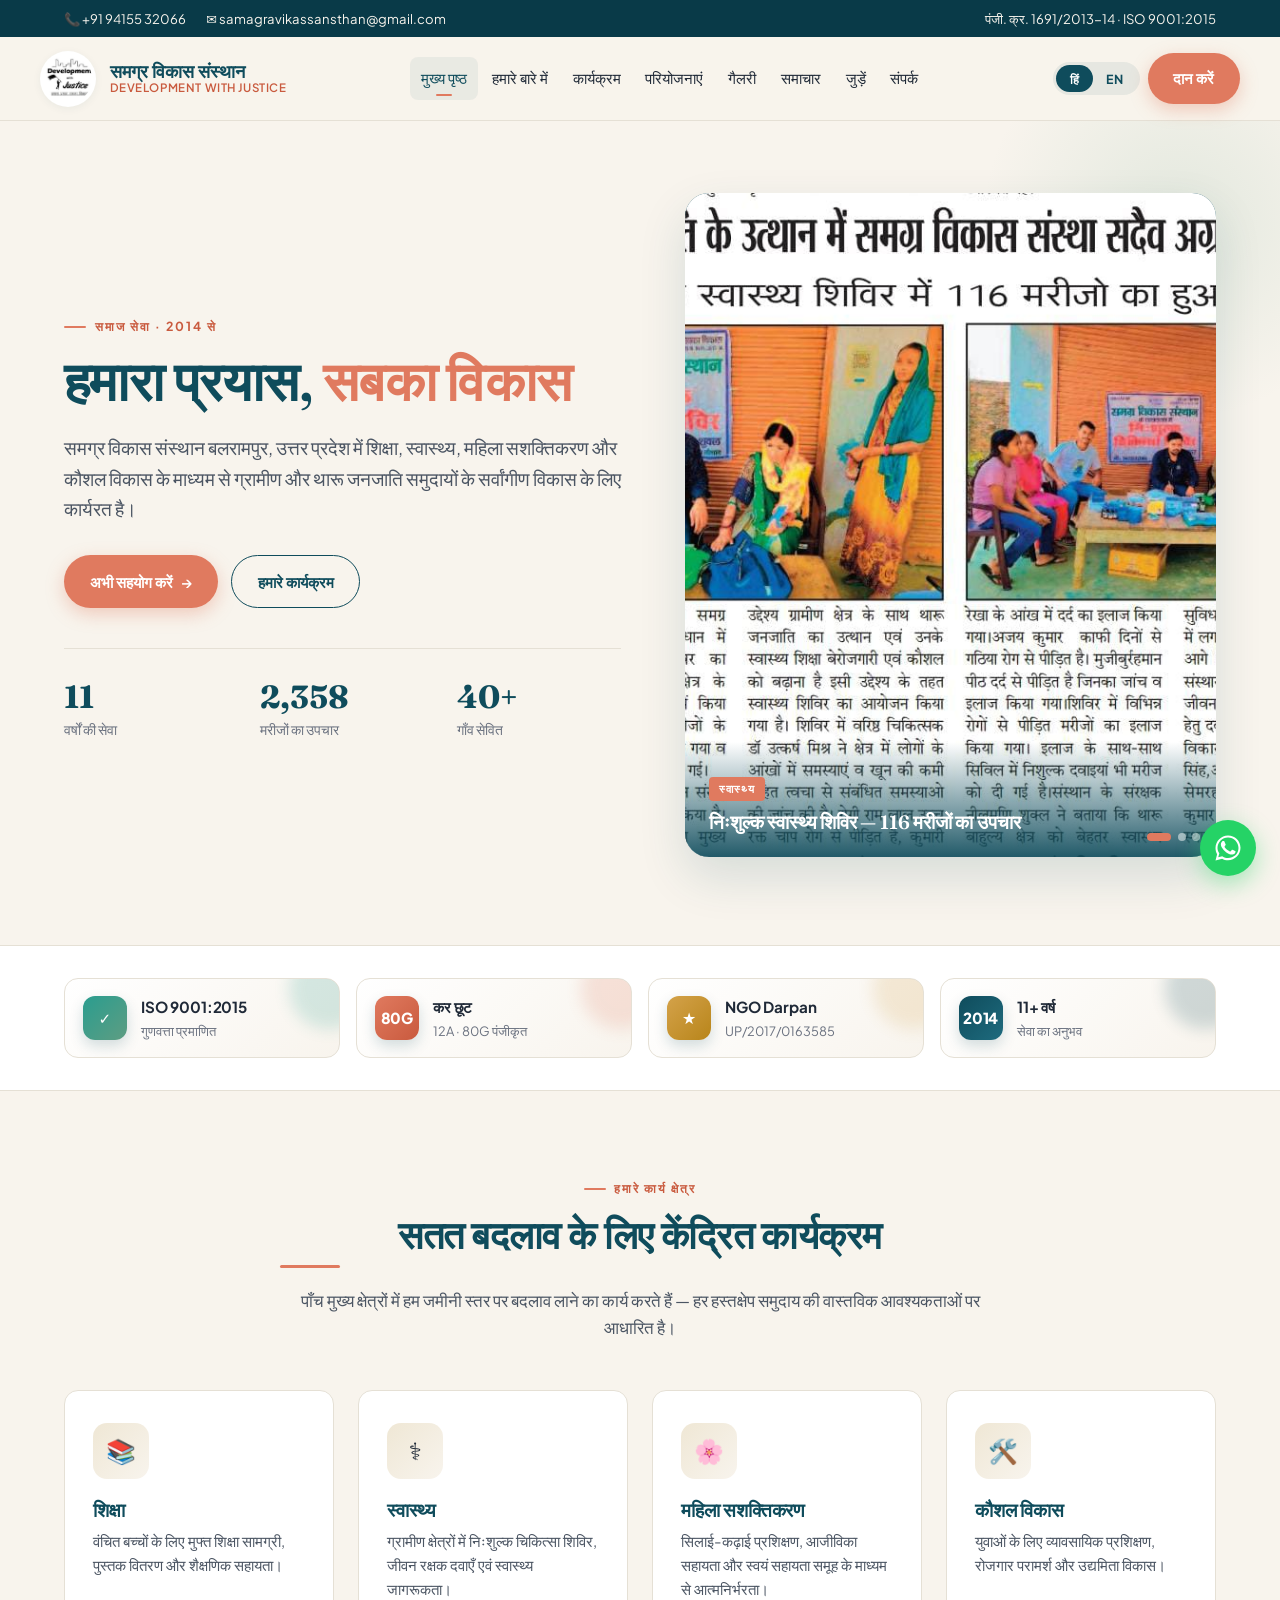
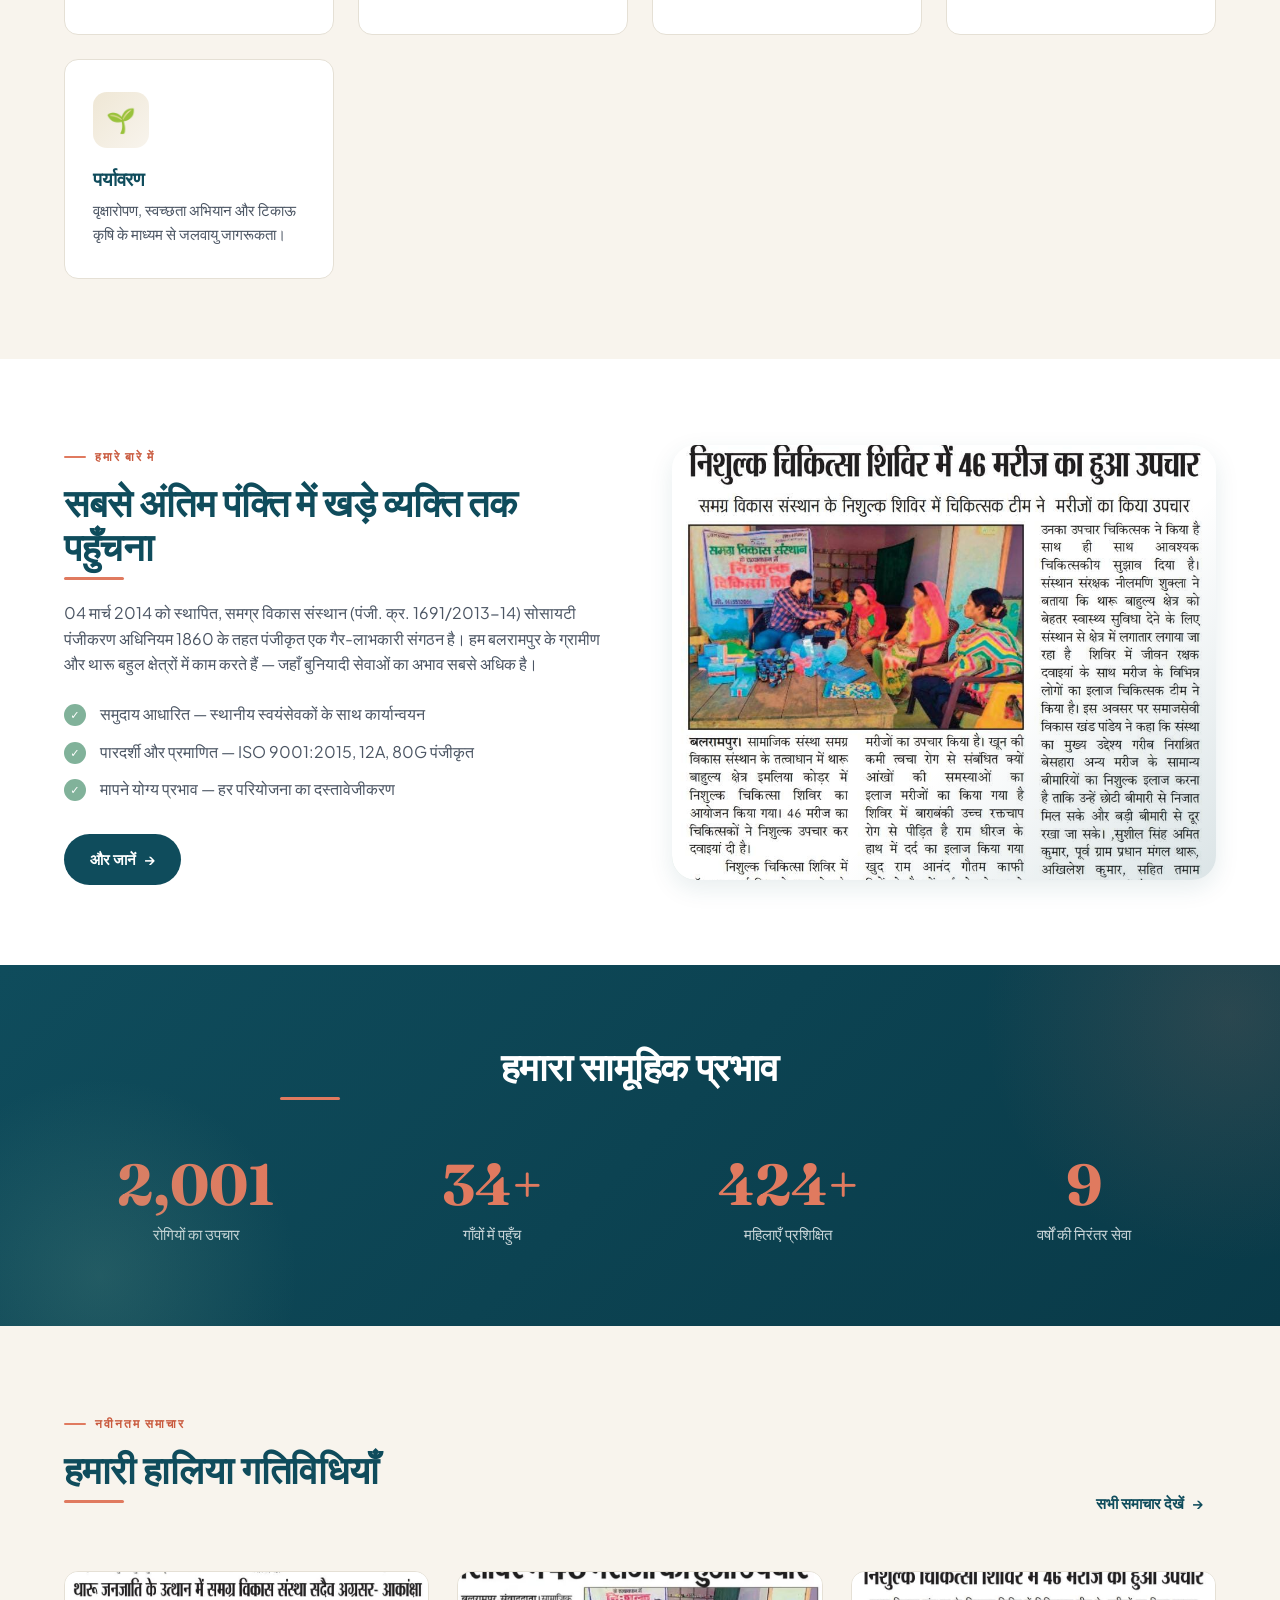
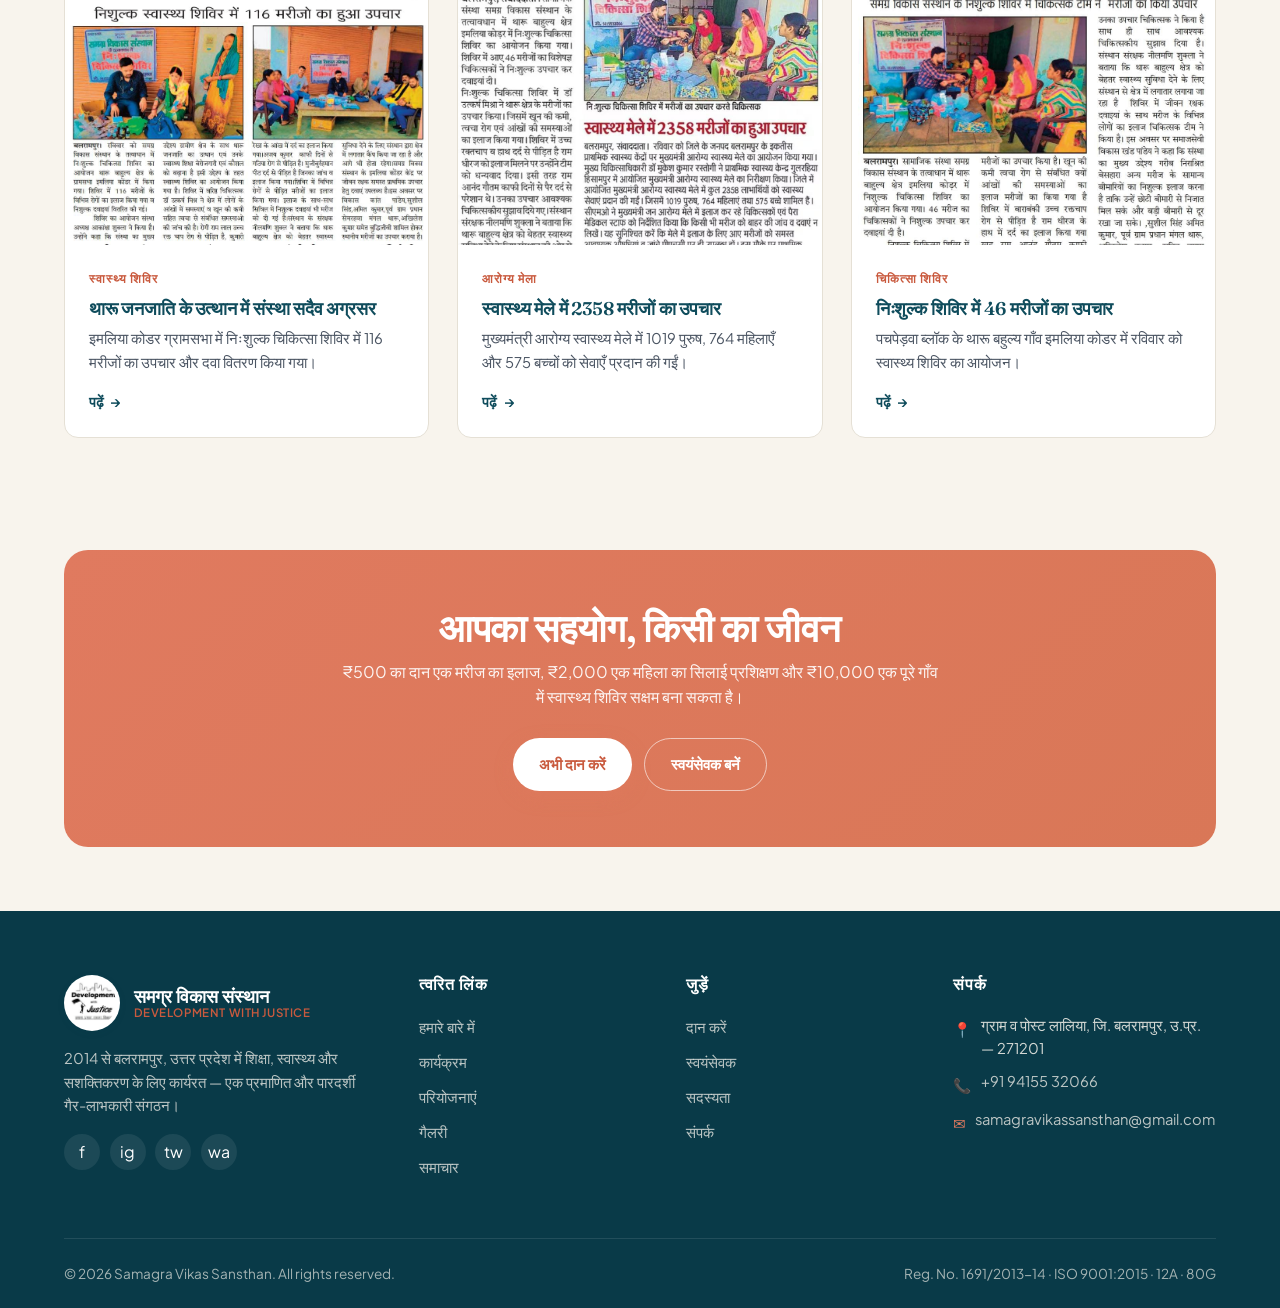
<file: index.html>
<!DOCTYPE html>
<html lang="hi">
<head>
  <meta charset="UTF-8" />
  <meta name="viewport" content="width=device-width, initial-scale=1.0" />
  <title>Samagra Vikas Sansthan | समग्र विकास संस्थान — हमारा प्रयास, सबका विकास</title>
  <meta name="description" content="Samagra Vikas Sansthan (समग्र विकास संस्थान) — A registered NGO in Balrampur, Uttar Pradesh working on Education, Health, Women Empowerment and Skill Development since 2014." />
  <meta name="keywords" content="Samagra Vikas Sansthan, NGO Balrampur, Tharu tribe, education, women empowerment, skill development, health camp, समग्र विकास संस्थान" />
  <meta name="author" content="Samagra Vikas Sansthan" />
  <script>
    /* No-flicker language init — runs synchronously before body paints. */
    (function(){
      try {
        var l = localStorage.getItem('svs-lang') || 'hi';
        document.documentElement.setAttribute('data-lang', l);
        document.documentElement.lang = l === 'hi' ? 'hi' : 'en';
      } catch(e) {
        document.documentElement.setAttribute('data-lang', 'hi');
      }
    })();
  </script>
  <link rel="icon" type="image/jpeg" href="assets/images/logo.jpg" />
  <link rel="preconnect" href="https://fonts.googleapis.com" />
  <link rel="preconnect" href="https://fonts.gstatic.com" crossorigin />
  <link href="https://fonts.googleapis.com/css2?family=Fraunces:opsz,wght@9..144,400;9..144,500;9..144,600;9..144,700&family=Plus+Jakarta+Sans:wght@400;500;600;700&family=Tiro+Devanagari+Hindi:ital@0;1&display=swap" rel="stylesheet" />
  <link rel="stylesheet" href="assets/css/style.css" />
</head>
<body>

  <!-- Top bar -->
  <div class="topbar">
    <div class="container topbar-inner">
      <div class="topbar-left">
        <a href="tel:+919415532066">📞 +91 94155 32066</a>
        <a href="mailto:samagravikassansthan@gmail.com" class="hide-xs">✉ samagravikassansthan@gmail.com</a>
      </div>
      <div class="topbar-right">
        <span class="lang-hi">पंजी. क्र. 1691/2013-14 · ISO 9001:2015</span>
        <span class="lang-en">Reg. No. 1691/2013-14 · ISO 9001:2015</span>
      </div>
    </div>
  </div>

  <!-- Header -->
  <header class="header">
    <div class="container nav">
      <a href="index.html" class="brand">
        <img src="assets/images/logo.jpg" alt="Samagra Vikas Sansthan logo" class="brand-logo" />
        <div class="brand-text">
          <span class="brand-name lang-hi">समग्र विकास संस्थान</span>
          <span class="brand-name lang-en">Samagra Vikas Sansthan</span>
          <span class="brand-tag">Development with Justice</span>
        </div>
      </a>

      <nav class="nav-links" aria-label="Primary">
        <a href="index.html"><span class="lang-hi">मुख्य पृष्ठ</span><span class="lang-en">Home</span></a>
        <a href="about.html"><span class="lang-hi">हमारे बारे में</span><span class="lang-en">About</span></a>
        <a href="programs.html"><span class="lang-hi">कार्यक्रम</span><span class="lang-en">Programs</span></a>
        <a href="projects.html"><span class="lang-hi">परियोजनाएं</span><span class="lang-en">Projects</span></a>
        <a href="gallery.html"><span class="lang-hi">गैलरी</span><span class="lang-en">Gallery</span></a>
        <a href="news.html"><span class="lang-hi">समाचार</span><span class="lang-en">News</span></a>
        <a href="get-involved.html"><span class="lang-hi">जुड़ें</span><span class="lang-en">Get Involved</span></a>
        <a href="contact.html"><span class="lang-hi">संपर्क</span><span class="lang-en">Contact</span></a>
      </nav>

      <div class="nav-cta">
        <div class="lang-toggle" role="group" aria-label="Language">
          <button data-lang="hi" aria-label="हिंदी">हिं</button>
          <button data-lang="en" aria-label="English">EN</button>
        </div>
        <a href="get-involved.html#donate" class="btn btn-primary">
          <span class="lang-hi">दान करें</span>
          <span class="lang-en">Donate</span>
        </a>
        <button class="menu-toggle" aria-label="Open menu" aria-expanded="false">
          <svg viewBox="0 0 24 24" fill="none" stroke="currentColor" stroke-width="2"><path d="M4 6h16M4 12h16M4 18h16"/></svg>
        </button>
      </div>
    </div>
  </header>

  <!-- Hero -->
  <section class="hero">
    <div class="hero-decor"></div>
    <div class="container hero-grid">
      <div class="hero-content reveal">
        <span class="eyebrow">
          <span class="lang-hi">समाज सेवा · 2014 से</span>
          <span class="lang-en">Serving since 2014</span>
        </span>
        <h1>
          <span class="lang-hi">हमारा प्रयास, <span class="accent">सबका विकास</span></span>
          <span class="lang-en">Our Effort, <span class="accent">Everyone's Growth</span></span>
        </h1>
        <p class="lead">
          <span class="lang-hi">समग्र विकास संस्थान बलरामपुर, उत्तर प्रदेश में शिक्षा, स्वास्थ्य, महिला सशक्तिकरण और कौशल विकास के माध्यम से ग्रामीण और थारू जनजाति समुदायों के सर्वांगीण विकास के लिए कार्यरत है।</span>
          <span class="lang-en">Samagra Vikas Sansthan is a registered non-profit working with rural and Tharu tribal communities in Balrampur, Uttar Pradesh — through education, healthcare, women's empowerment and vocational skills.</span>
        </p>
        <div class="hero-cta">
          <a href="get-involved.html#donate" class="btn btn-primary">
            <span class="lang-hi">अभी सहयोग करें</span>
            <span class="lang-en">Support Our Work</span>
            <span>→</span>
          </a>
          <a href="programs.html" class="btn btn-outline">
            <span class="lang-hi">हमारे कार्यक्रम</span>
            <span class="lang-en">Our Programs</span>
          </a>
        </div>
        <div class="hero-stats">
          <div>
            <div class="stat-num" data-count="11">0</div>
            <div class="stat-label lang-hi">वर्षों की सेवा</div>
            <div class="stat-label lang-en">Years of Service</div>
          </div>
          <div>
            <div class="stat-num" data-count="2358">0</div>
            <div class="stat-label lang-hi">मरीजों का उपचार</div>
            <div class="stat-label lang-en">Patients Treated</div>
          </div>
          <div>
            <div class="stat-num" data-count="40" data-suffix="+">0</div>
            <div class="stat-label lang-hi">गाँव सेवित</div>
            <div class="stat-label lang-en">Villages Served</div>
          </div>
        </div>
      </div>

      <div class="hero-slider reveal" aria-roledescription="carousel">
        <div class="slide active">
          <img src="assets/images/media-1.jpg" alt="Free medical camp" />
          <div class="slide-caption">
            <span class="tag">
              <span class="lang-hi">स्वास्थ्य</span>
              <span class="lang-en">Health</span>
            </span>
            <h3>
              <span class="lang-hi">निःशुल्क स्वास्थ्य शिविर — 116 मरीजों का उपचार</span>
              <span class="lang-en">Free health camp — 116 patients treated</span>
            </h3>
          </div>
        </div>
        <div class="slide">
          <img src="assets/images/media-5.jpg" alt="Tharu community outreach" />
          <div class="slide-caption">
            <span class="tag">
              <span class="lang-hi">समुदाय</span>
              <span class="lang-en">Outreach</span>
            </span>
            <h3>
              <span class="lang-hi">थारू बहुल्य क्षेत्र में चिकित्सा शिविर</span>
              <span class="lang-en">Medical outreach in Tharu villages</span>
            </h3>
          </div>
        </div>
        <div class="slide">
          <img src="assets/images/media-7.jpg" alt="Skill development" />
          <div class="slide-caption">
            <span class="tag">
              <span class="lang-hi">कौशल</span>
              <span class="lang-en">Skill</span>
            </span>
            <h3>
              <span class="lang-hi">महिलाओं के लिए कौशल और सिलाई प्रशिक्षण</span>
              <span class="lang-en">Skill & tailoring training for women</span>
            </h3>
          </div>
        </div>
        <div class="slider-dots" aria-hidden="true"></div>
      </div>
    </div>
  </section>

  <!-- Trust strip -->
  <section class="trust-strip">
    <div class="container trust-grid">
      <div class="trust-item">
        <div class="badge-icon">✓</div>
        <div>
          <strong>ISO 9001:2015</strong>
          <span class="lang-hi">गुणवत्ता प्रमाणित</span>
          <span class="lang-en">Quality Certified</span>
        </div>
      </div>
      <div class="trust-item">
        <div class="badge-icon">80G</div>
        <div>
          <strong>
            <span class="lang-hi">कर छूट</span>
            <span class="lang-en">Tax Exempt</span>
          </strong>
          <span class="lang-hi">12A · 80G पंजीकृत</span>
          <span class="lang-en">12A · 80G registered</span>
        </div>
      </div>
      <div class="trust-item">
        <div class="badge-icon">★</div>
        <div>
          <strong>NGO Darpan</strong>
          <span>UP/2017/0163585</span>
        </div>
      </div>
      <div class="trust-item">
        <div class="badge-icon">2014</div>
        <div>
          <strong>
            <span class="lang-hi">11+ वर्ष</span>
            <span class="lang-en">11+ Years</span>
          </strong>
          <span class="lang-hi">सेवा का अनुभव</span>
          <span class="lang-en">of dedicated service</span>
        </div>
      </div>
    </div>
  </section>

  <!-- Programs preview -->
  <section class="section">
    <div class="container">
      <div class="section-head center reveal">
        <span class="eyebrow">
          <span class="lang-hi">हमारे कार्य क्षेत्र</span>
          <span class="lang-en">What we do</span>
        </span>
        <h2>
          <span class="lang-hi">सतत बदलाव के लिए केंद्रित कार्यक्रम</span>
          <span class="lang-en">Programs that drive lasting change</span>
        </h2>
        <div class="divider"></div>
        <p>
          <span class="lang-hi">पाँच मुख्य क्षेत्रों में हम जमीनी स्तर पर बदलाव लाने का कार्य करते हैं — हर हस्तक्षेप समुदाय की वास्तविक आवश्यकताओं पर आधारित है।</span>
          <span class="lang-en">Five core areas where we work — every intervention shaped by the real needs of the communities we serve.</span>
        </p>
      </div>

      <div class="programs-grid">
        <div class="program-card reveal">
          <div class="program-icon">📚</div>
          <h3>
            <span class="lang-hi">शिक्षा</span>
            <span class="lang-en">Education</span>
          </h3>
          <p>
            <span class="lang-hi">वंचित बच्चों के लिए मुफ्त शिक्षा सामग्री, पुस्तक वितरण और शैक्षणिक सहायता।</span>
            <span class="lang-en">Free learning material, book distribution and educational support for under-served children.</span>
          </p>
        </div>
        <div class="program-card reveal">
          <div class="program-icon">⚕️</div>
          <h3>
            <span class="lang-hi">स्वास्थ्य</span>
            <span class="lang-en">Health</span>
          </h3>
          <p>
            <span class="lang-hi">ग्रामीण क्षेत्रों में निःशुल्क चिकित्सा शिविर, जीवन रक्षक दवाएँ एवं स्वास्थ्य जागरूकता।</span>
            <span class="lang-en">Free medical camps in rural areas, essential medicines and community health awareness.</span>
          </p>
        </div>
        <div class="program-card reveal">
          <div class="program-icon">🌸</div>
          <h3>
            <span class="lang-hi">महिला सशक्तिकरण</span>
            <span class="lang-en">Women Empowerment</span>
          </h3>
          <p>
            <span class="lang-hi">सिलाई-कढ़ाई प्रशिक्षण, आजीविका सहायता और स्वयं सहायता समूह के माध्यम से आत्मनिर्भरता।</span>
            <span class="lang-en">Stitching, tailoring and livelihood training that helps women become self-reliant.</span>
          </p>
        </div>
        <div class="program-card reveal">
          <div class="program-icon">🛠️</div>
          <h3>
            <span class="lang-hi">कौशल विकास</span>
            <span class="lang-en">Skill Development</span>
          </h3>
          <p>
            <span class="lang-hi">युवाओं के लिए व्यावसायिक प्रशिक्षण, रोजगार परामर्श और उद्यमिता विकास।</span>
            <span class="lang-en">Vocational training, job-readiness and entrepreneurship support for rural youth.</span>
          </p>
        </div>
        <div class="program-card reveal">
          <div class="program-icon">🌱</div>
          <h3>
            <span class="lang-hi">पर्यावरण</span>
            <span class="lang-en">Environment</span>
          </h3>
          <p>
            <span class="lang-hi">वृक्षारोपण, स्वच्छता अभियान और टिकाऊ कृषि के माध्यम से जलवायु जागरूकता।</span>
            <span class="lang-en">Tree plantation, sanitation drives and climate awareness through sustainable practices.</span>
          </p>
        </div>
      </div>
    </div>
  </section>

  <!-- About preview -->
  <section class="section about-preview">
    <div class="container about-grid">
      <div class="about-content reveal">
        <span class="eyebrow">
          <span class="lang-hi">हमारे बारे में</span>
          <span class="lang-en">About us</span>
        </span>
        <h2>
          <span class="lang-hi">सबसे अंतिम पंक्ति में खड़े व्यक्ति तक पहुँचना</span>
          <span class="lang-en">Reaching the last person in the line</span>
        </h2>
        <div class="divider"></div>
        <p>
          <span class="lang-hi">04 मार्च 2014 को स्थापित, समग्र विकास संस्थान (पंजी. क्र. 1691/2013-14) सोसायटी पंजीकरण अधिनियम 1860 के तहत पंजीकृत एक गैर-लाभकारी संगठन है। हम बलरामपुर के ग्रामीण और थारू बहुल क्षेत्रों में काम करते हैं — जहाँ बुनियादी सेवाओं का अभाव सबसे अधिक है।</span>
          <span class="lang-en">Founded on 4 March 2014, Samagra Vikas Sansthan (Reg. No. 1691/2013-14) is a non-profit registered under the Societies Registration Act, 1860. We work in the rural and Tharu tribal belts of Balrampur, Uttar Pradesh — where access to basic services is most limited.</span>
        </p>

        <ul class="feature-list">
          <li><span class="check">✓</span>
            <span class="lang-hi">समुदाय आधारित — स्थानीय स्वयंसेवकों के साथ कार्यान्वयन</span>
            <span class="lang-en">Community-led implementation with local volunteers</span>
          </li>
          <li><span class="check">✓</span>
            <span class="lang-hi">पारदर्शी और प्रमाणित — ISO 9001:2015, 12A, 80G पंजीकृत</span>
            <span class="lang-en">Transparent & certified — ISO 9001:2015, 12A, 80G registered</span>
          </li>
          <li><span class="check">✓</span>
            <span class="lang-hi">मापने योग्य प्रभाव — हर परियोजना का दस्तावेजीकरण</span>
            <span class="lang-en">Measurable impact — every project documented and reported</span>
          </li>
        </ul>

        <a href="about.html" class="btn btn-secondary" style="margin-top:2rem;">
          <span class="lang-hi">और जानें</span>
          <span class="lang-en">Learn more</span>
          <span>→</span>
        </a>
      </div>

      <div class="about-img-wrap reveal">
        <img src="assets/images/media-5.jpg" alt="Community health camp in progress" />
        <div class="about-img-decor"></div>
      </div>
    </div>
  </section>

  <!-- Impact band -->
  <section class="section impact">
    <div class="container">
      <div class="section-head center" style="margin-bottom:3.5rem;">
        <h2 style="color:#fff;">
          <span class="lang-hi">हमारा सामूहिक प्रभाव</span>
          <span class="lang-en">Our Collective Impact</span>
        </h2>
        <div class="divider"></div>
      </div>
      <div class="impact-grid">
        <div>
          <span class="impact-num" data-count="2358">0</span>
          <div class="impact-label">
            <span class="lang-hi">रोगियों का उपचार</span>
            <span class="lang-en">Patients treated</span>
          </div>
        </div>
        <div>
          <span class="impact-num" data-count="40" data-suffix="+">0</span>
          <div class="impact-label">
            <span class="lang-hi">गाँवों में पहुँच</span>
            <span class="lang-en">Villages reached</span>
          </div>
        </div>
        <div>
          <span class="impact-num" data-count="500" data-suffix="+">0</span>
          <div class="impact-label">
            <span class="lang-hi">महिलाएँ प्रशिक्षित</span>
            <span class="lang-en">Women trained</span>
          </div>
        </div>
        <div>
          <span class="impact-num" data-count="11">0</span>
          <div class="impact-label">
            <span class="lang-hi">वर्षों की निरंतर सेवा</span>
            <span class="lang-en">Years of service</span>
          </div>
        </div>
      </div>
    </div>
  </section>

  <!-- News preview -->
  <section class="section">
    <div class="container">
      <div class="section-head reveal" style="display:flex; align-items:flex-end; justify-content:space-between; flex-wrap:wrap; gap:1rem; max-width:100%;">
        <div>
          <span class="eyebrow">
            <span class="lang-hi">नवीनतम समाचार</span>
            <span class="lang-en">Latest News</span>
          </span>
          <h2>
            <span class="lang-hi">हमारी हालिया गतिविधियाँ</span>
            <span class="lang-en">From the ground</span>
          </h2>
          <div class="divider"></div>
        </div>
        <a href="news.html" class="btn btn-ghost">
          <span class="lang-hi">सभी समाचार देखें</span>
          <span class="lang-en">View all news</span>
          <span>→</span>
        </a>
      </div>

      <div class="news-grid">
        <article class="news-card reveal">
          <div class="news-img"><img src="assets/images/media-1.jpg" alt="Health camp" /></div>
          <div class="news-body">
            <div class="news-meta">
              <span class="lang-hi">स्वास्थ्य शिविर</span>
              <span class="lang-en">Health Camp</span>
            </div>
            <h3>
              <span class="lang-hi">थारू जनजाति के उत्थान में संस्था सदैव अग्रसर</span>
              <span class="lang-en">Working tirelessly for Tharu tribal welfare</span>
            </h3>
            <p>
              <span class="lang-hi">इमलिया कोडर ग्रामसभा में निःशुल्क चिकित्सा शिविर में 116 मरीजों का उपचार और दवा वितरण किया गया।</span>
              <span class="lang-en">A free medical camp in Imliya-Koder village treated 116 patients with free medicines distributed.</span>
            </p>
            <a href="news.html" class="news-link">
              <span class="lang-hi">पढ़ें</span>
              <span class="lang-en">Read more</span>
              <span>→</span>
            </a>
          </div>
        </article>

        <article class="news-card reveal">
          <div class="news-img"><img src="assets/images/media-7.jpg" alt="Arogya Mela" /></div>
          <div class="news-body">
            <div class="news-meta">
              <span class="lang-hi">आरोग्य मेला</span>
              <span class="lang-en">Health Mela</span>
            </div>
            <h3>
              <span class="lang-hi">स्वास्थ्य मेले में 2358 मरीजों का उपचार</span>
              <span class="lang-en">2,358 patients treated at health mela</span>
            </h3>
            <p>
              <span class="lang-hi">मुख्यमंत्री आरोग्य स्वास्थ्य मेले में 1019 पुरुष, 764 महिलाएँ और 575 बच्चों को सेवाएँ प्रदान की गईं।</span>
              <span class="lang-en">At the Mukhyamantri Arogya Mela, services were delivered to 1,019 men, 764 women, and 575 children.</span>
            </p>
            <a href="news.html" class="news-link">
              <span class="lang-hi">पढ़ें</span>
              <span class="lang-en">Read more</span>
              <span>→</span>
            </a>
          </div>
        </article>

        <article class="news-card reveal">
          <div class="news-img"><img src="assets/images/media-5.jpg" alt="46 patients treated" /></div>
          <div class="news-body">
            <div class="news-meta">
              <span class="lang-hi">चिकित्सा शिविर</span>
              <span class="lang-en">Medical Camp</span>
            </div>
            <h3>
              <span class="lang-hi">निःशुल्क शिविर में 46 मरीजों का उपचार</span>
              <span class="lang-en">46 patients treated at free camp</span>
            </h3>
            <p>
              <span class="lang-hi">पचपेड़वा ब्लॉक के थारू बहुल्य गाँव इमलिया कोडर में रविवार को स्वास्थ्य शिविर का आयोजन।</span>
              <span class="lang-en">A health camp was held on Sunday at Imliya-Koder village in the Tharu-majority Pachperwa block.</span>
            </p>
            <a href="news.html" class="news-link">
              <span class="lang-hi">पढ़ें</span>
              <span class="lang-en">Read more</span>
              <span>→</span>
            </a>
          </div>
        </article>
      </div>
    </div>
  </section>

  <!-- CTA band -->
  <section class="container">
    <div class="cta-band reveal">
      <h2>
        <span class="lang-hi">आपका सहयोग, किसी का जीवन</span>
        <span class="lang-en">Your support, someone's life</span>
      </h2>
      <p>
        <span class="lang-hi">₹500 का दान एक मरीज का इलाज, ₹2,000 एक महिला का सिलाई प्रशिक्षण और ₹10,000 एक पूरे गाँव में स्वास्थ्य शिविर सक्षम बना सकता है।</span>
        <span class="lang-en">₹500 funds one patient's treatment, ₹2,000 sponsors a woman's tailoring training, ₹10,000 enables a full village health camp.</span>
      </p>
      <div class="hero-cta" style="justify-content:center;">
        <a href="get-involved.html#donate" class="btn btn-primary">
          <span class="lang-hi">अभी दान करें</span>
          <span class="lang-en">Donate Now</span>
        </a>
        <a href="get-involved.html#volunteer" class="btn btn-outline">
          <span class="lang-hi">स्वयंसेवक बनें</span>
          <span class="lang-en">Volunteer</span>
        </a>
      </div>
    </div>
  </section>

  <!-- Footer -->
  <footer class="footer">
    <div class="container">
      <div class="footer-grid">
        <div class="footer-brand">
          <div class="brand">
            <img src="assets/images/logo.jpg" alt="" class="brand-logo" />
            <div class="brand-text">
              <span class="brand-name lang-hi">समग्र विकास संस्थान</span>
              <span class="brand-name lang-en">Samagra Vikas Sansthan</span>
              <span class="brand-tag">Development with Justice</span>
            </div>
          </div>
          <p>
            <span class="lang-hi">2014 से बलरामपुर, उत्तर प्रदेश में शिक्षा, स्वास्थ्य और सशक्तिकरण के लिए कार्यरत — एक प्रमाणित और पारदर्शी गैर-लाभकारी संगठन।</span>
            <span class="lang-en">A certified and transparent non-profit working in Balrampur, Uttar Pradesh since 2014 — for education, health and empowerment.</span>
          </p>
          <div class="social" aria-label="Social media">
            <a href="#" aria-label="Facebook">f</a>
            <a href="#" aria-label="Instagram">ig</a>
            <a href="#" aria-label="Twitter">tw</a>
            <a href="https://wa.me/919415532066" aria-label="WhatsApp">wa</a>
          </div>
        </div>

        <div>
          <h4 class="lang-hi">त्वरित लिंक</h4>
          <h4 class="lang-en">Quick Links</h4>
          <ul>
            <li><a href="about.html"><span class="lang-hi">हमारे बारे में</span><span class="lang-en">About Us</span></a></li>
            <li><a href="programs.html"><span class="lang-hi">कार्यक्रम</span><span class="lang-en">Programs</span></a></li>
            <li><a href="projects.html"><span class="lang-hi">परियोजनाएं</span><span class="lang-en">Projects</span></a></li>
            <li><a href="gallery.html"><span class="lang-hi">गैलरी</span><span class="lang-en">Gallery</span></a></li>
            <li><a href="news.html"><span class="lang-hi">समाचार</span><span class="lang-en">News</span></a></li>
          </ul>
        </div>

        <div>
          <h4 class="lang-hi">जुड़ें</h4>
          <h4 class="lang-en">Engage</h4>
          <ul>
            <li><a href="get-involved.html#donate"><span class="lang-hi">दान करें</span><span class="lang-en">Donate</span></a></li>
            <li><a href="get-involved.html#volunteer"><span class="lang-hi">स्वयंसेवक</span><span class="lang-en">Volunteer</span></a></li>
            <li><a href="get-involved.html#member"><span class="lang-hi">सदस्यता</span><span class="lang-en">Membership</span></a></li>
            <li><a href="contact.html"><span class="lang-hi">संपर्क</span><span class="lang-en">Contact</span></a></li>
          </ul>
        </div>

        <div>
          <h4 class="lang-hi">संपर्क</h4>
          <h4 class="lang-en">Contact</h4>
          <ul class="footer-contact">
            <li><span class="ic">📍</span>
              <span><span class="lang-hi">ग्राम व पोस्ट लालिया, जि. बलरामपुर, उ.प्र. — 271201</span>
              <span class="lang-en">Vill. & Post Laliya, Distt. Balrampur, UP — 271201</span></span>
            </li>
            <li><span class="ic">📞</span> <a href="tel:+919415532066">+91 94155 32066</a></li>
            <li><span class="ic">✉</span> <a href="mailto:samagravikassansthan@gmail.com">samagravikassansthan@gmail.com</a></li>
          </ul>
        </div>
      </div>
      <div class="footer-bottom">
        <span>© <span id="current-year">2026</span> Samagra Vikas Sansthan. All rights reserved.</span>
        <span>Reg. No. 1691/2013-14 · ISO 9001:2015 · 12A · 80G</span>
      </div>
    </div>
  </footer>

  <!-- WhatsApp floating button -->
  <a class="whatsapp-float" href="https://wa.me/919415532066?text=Namaste,%20I%20would%20like%20to%20know%20more%20about%20Samagra%20Vikas%20Sansthan." target="_blank" rel="noopener" aria-label="Chat on WhatsApp">
    <svg viewBox="0 0 24 24" fill="currentColor"><path d="M17.6 14.3c-.3-.1-1.7-.8-2-.9-.3-.1-.5-.1-.6.1-.2.3-.7.9-.9 1.1-.2.2-.3.2-.6.1-.3-.1-1.3-.5-2.5-1.5-.9-.8-1.6-1.8-1.7-2.1-.2-.3 0-.5.1-.6.1-.1.3-.4.4-.5.1-.2.2-.3.3-.5.1-.2 0-.4 0-.5-.1-.1-.6-1.5-.9-2.1-.2-.5-.5-.5-.6-.5h-.6c-.2 0-.5.1-.7.4-.3.3-1 1-1 2.4 0 1.4 1 2.8 1.2 3 .2.2 2 3.1 4.9 4.3.7.3 1.2.5 1.6.6.7.2 1.3.2 1.8.1.5-.1 1.7-.7 2-1.4.2-.7.2-1.2.2-1.4-.1-.1-.3-.2-.6-.3zM12 2C6.5 2 2 6.5 2 12c0 1.7.4 3.4 1.3 4.9L2 22l5.3-1.4c1.4.8 3 1.2 4.7 1.2 5.5 0 10-4.5 10-10S17.5 2 12 2zm0 18c-1.5 0-3-.4-4.3-1.2l-.3-.2-3.2.8.9-3.1-.2-.3C4 14.8 3.6 13.4 3.6 12 3.6 7.4 7.4 3.6 12 3.6c4.6 0 8.4 3.8 8.4 8.4 0 4.6-3.8 8-8.4 8z"/></svg>
  </a>

  <script src="assets/js/script.js"></script>
</body>
</html>
</file>
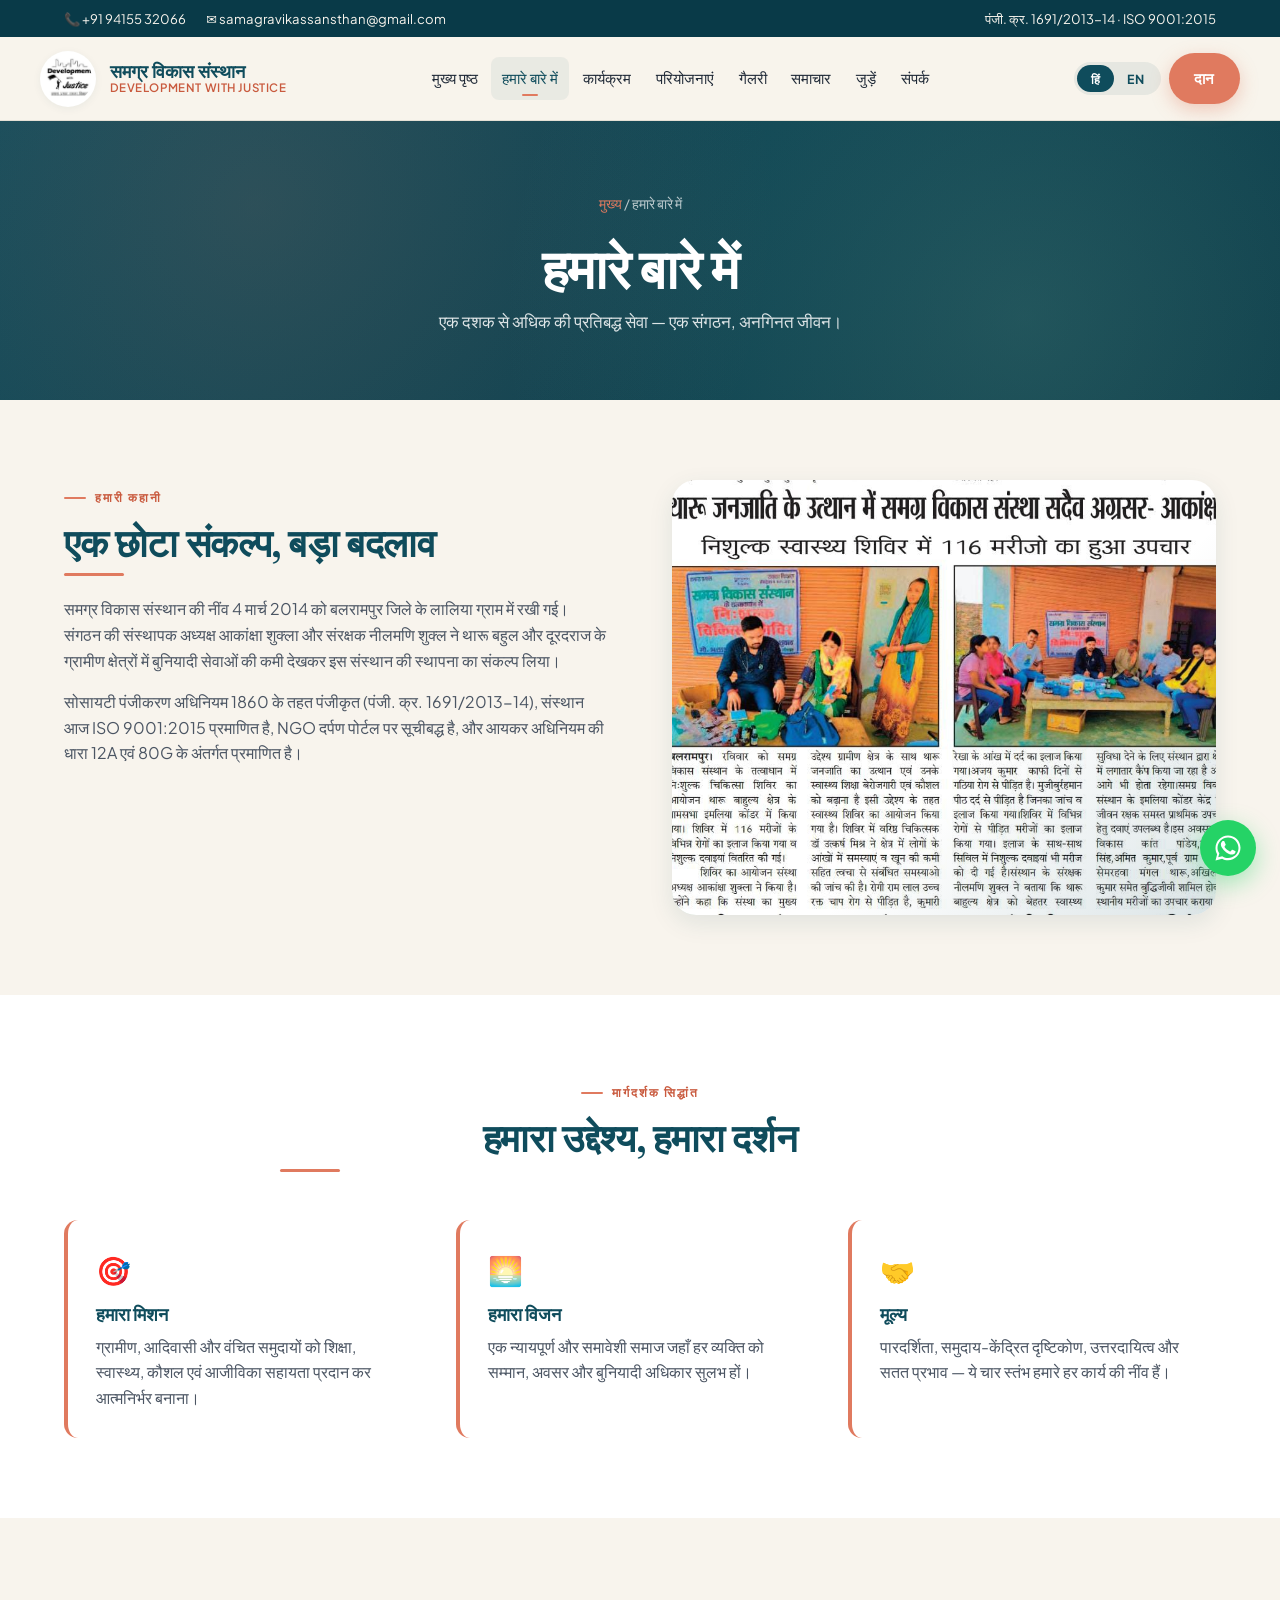
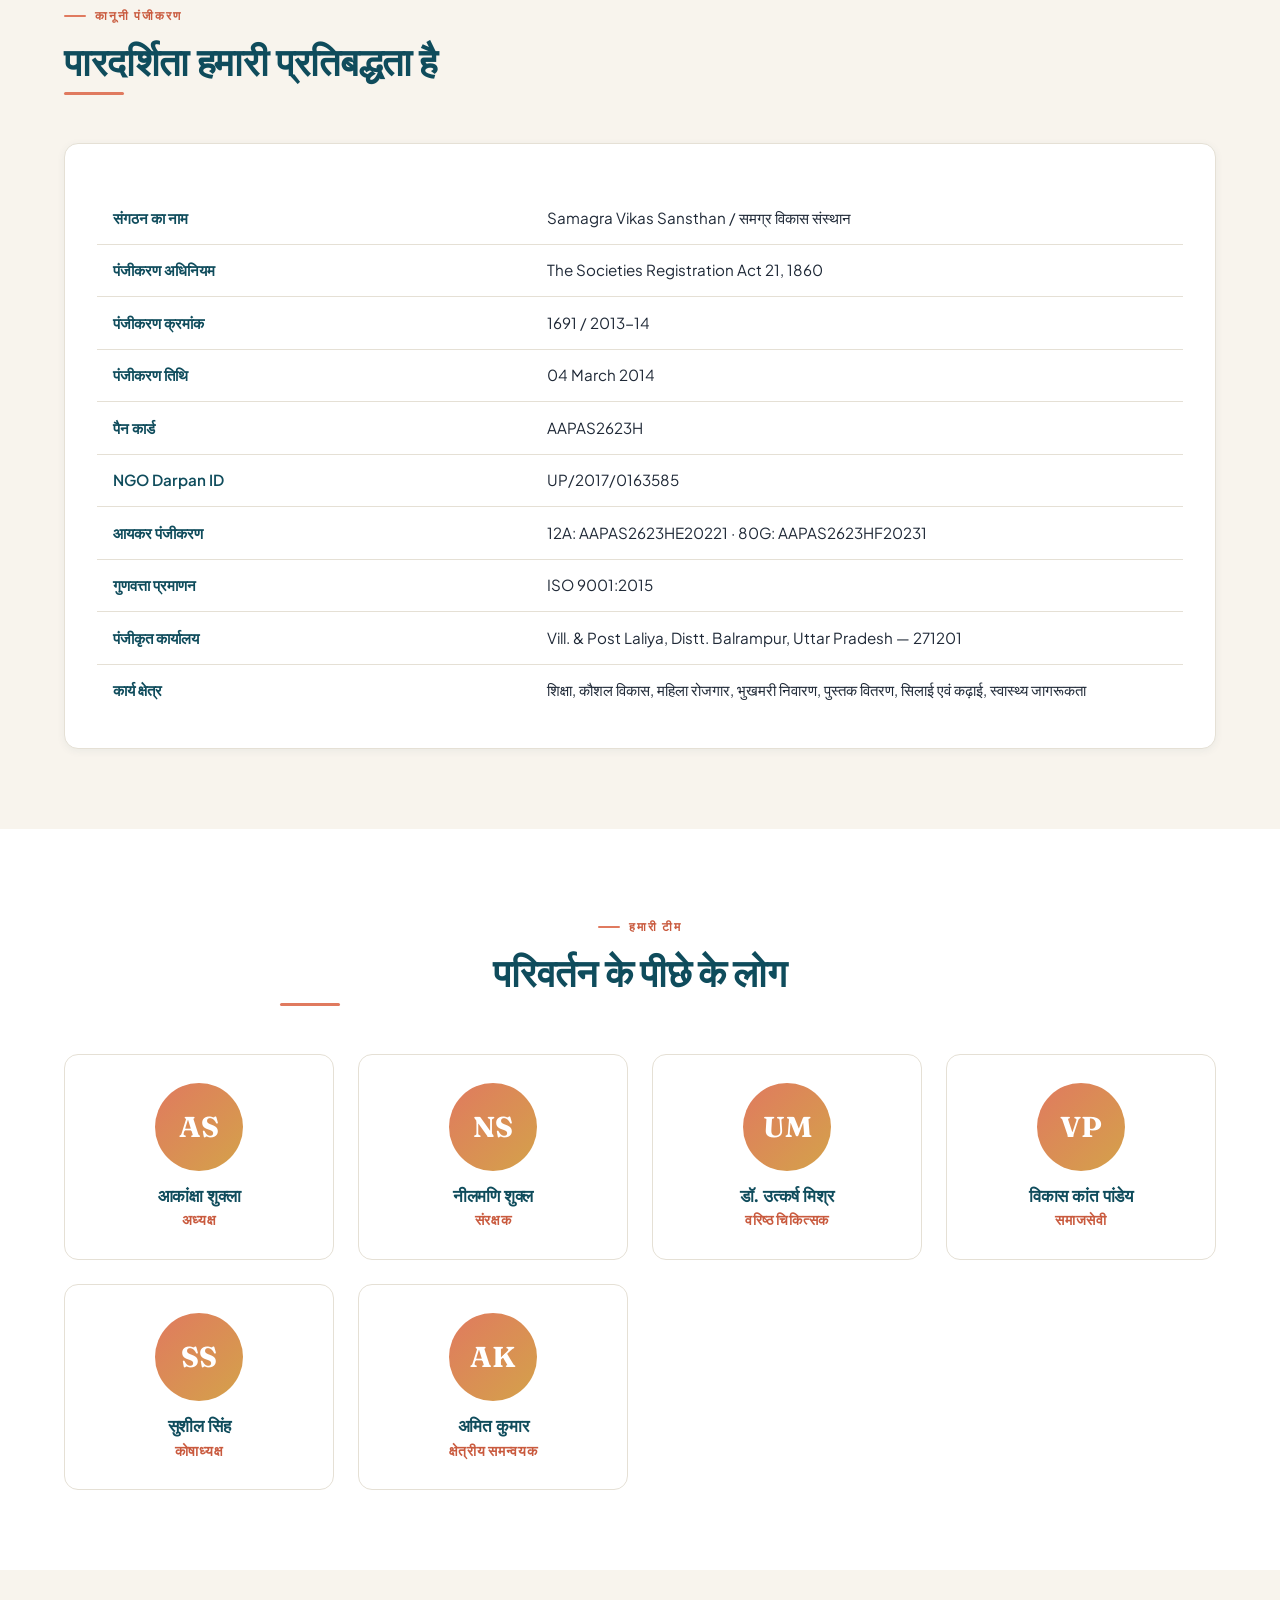
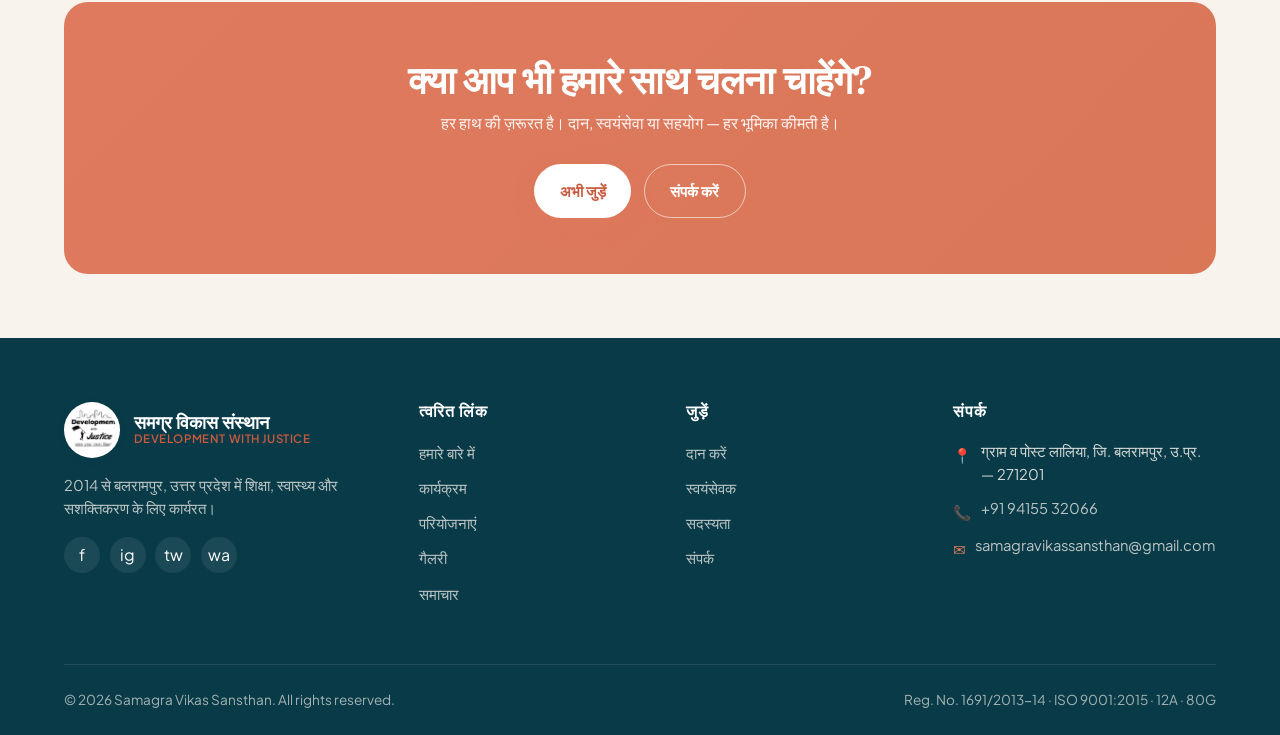
<file: about.html>
<!DOCTYPE html>
<html lang="hi">
<head>
  <meta charset="UTF-8" />
  <meta name="viewport" content="width=device-width, initial-scale=1.0" />
  <title>About Us | Samagra Vikas Sansthan</title>
  <meta name="description" content="History, mission, vision and team of Samagra Vikas Sansthan — a registered NGO from Balrampur, Uttar Pradesh." />
  <script>
    /* No-flicker language init — runs synchronously before body paints. */
    (function(){
      try {
        var l = localStorage.getItem('svs-lang') || 'hi';
        document.documentElement.setAttribute('data-lang', l);
        document.documentElement.lang = l === 'hi' ? 'hi' : 'en';
      } catch(e) {
        document.documentElement.setAttribute('data-lang', 'hi');
      }
    })();
  </script>
  <link rel="icon" type="image/jpeg" href="assets/images/logo.jpg" />
  <link rel="preconnect" href="https://fonts.googleapis.com" />
  <link rel="preconnect" href="https://fonts.gstatic.com" crossorigin />
  <link href="https://fonts.googleapis.com/css2?family=Fraunces:opsz,wght@9..144,400;9..144,500;9..144,600;9..144,700&family=Plus+Jakarta+Sans:wght@400;500;600;700&family=Tiro+Devanagari+Hindi:ital@0;1&display=swap" rel="stylesheet" />
  <link rel="stylesheet" href="assets/css/style.css" />
</head>
<body>

  <div class="topbar">
    <div class="container topbar-inner">
      <div class="topbar-left">
        <a href="tel:+919415532066">📞 +91 94155 32066</a>
        <a href="mailto:samagravikassansthan@gmail.com" class="hide-xs">✉ samagravikassansthan@gmail.com</a>
      </div>
      <div class="topbar-right">
        <span class="lang-hi">पंजी. क्र. 1691/2013-14 · ISO 9001:2015</span>
        <span class="lang-en">Reg. No. 1691/2013-14 · ISO 9001:2015</span>
      </div>
    </div>
  </div>

  <header class="header">
    <div class="container nav">
      <a href="index.html" class="brand">
        <img src="assets/images/logo.jpg" alt="" class="brand-logo" />
        <div class="brand-text">
          <span class="brand-name lang-hi">समग्र विकास संस्थान</span>
          <span class="brand-name lang-en">Samagra Vikas Sansthan</span>
          <span class="brand-tag">Development with Justice</span>
        </div>
      </a>
      <nav class="nav-links" aria-label="Primary">
        <a href="index.html"><span class="lang-hi">मुख्य पृष्ठ</span><span class="lang-en">Home</span></a>
        <a href="about.html" class="active"><span class="lang-hi">हमारे बारे में</span><span class="lang-en">About</span></a>
        <a href="programs.html"><span class="lang-hi">कार्यक्रम</span><span class="lang-en">Programs</span></a>
        <a href="projects.html"><span class="lang-hi">परियोजनाएं</span><span class="lang-en">Projects</span></a>
        <a href="gallery.html"><span class="lang-hi">गैलरी</span><span class="lang-en">Gallery</span></a>
        <a href="news.html"><span class="lang-hi">समाचार</span><span class="lang-en">News</span></a>
        <a href="get-involved.html"><span class="lang-hi">जुड़ें</span><span class="lang-en">Get Involved</span></a>
        <a href="contact.html"><span class="lang-hi">संपर्क</span><span class="lang-en">Contact</span></a>
      </nav>
      <div class="nav-cta">
        <div class="lang-toggle">
          <button data-lang="hi">हिं</button>
          <button data-lang="en">EN</button>
        </div>
        <a href="get-involved.html#donate" class="btn btn-primary">
          <span class="lang-hi">दान</span><span class="lang-en">Donate</span>
        </a>
        <button class="menu-toggle" aria-label="Menu" aria-expanded="false">
          <svg viewBox="0 0 24 24" fill="none" stroke="currentColor" stroke-width="2"><path d="M4 6h16M4 12h16M4 18h16"/></svg>
        </button>
      </div>
    </div>
  </header>

  <!-- Page header -->
  <section class="page-header">
    <div class="container">
      <div class="breadcrumb">
        <a href="index.html"><span class="lang-hi">मुख्य</span><span class="lang-en">Home</span></a> /
        <span class="lang-hi">हमारे बारे में</span><span class="lang-en">About Us</span>
      </div>
      <h1>
        <span class="lang-hi">हमारे बारे में</span>
        <span class="lang-en">About Us</span>
      </h1>
      <p>
        <span class="lang-hi">एक दशक से अधिक की प्रतिबद्ध सेवा — एक संगठन, अनगिनत जीवन।</span>
        <span class="lang-en">A decade of dedicated service — one organisation, countless lives touched.</span>
      </p>
    </div>
  </section>

  <!-- History / story -->
  <section class="section">
    <div class="container about-detail-grid">
      <div class="reveal">
        <span class="eyebrow">
          <span class="lang-hi">हमारी कहानी</span>
          <span class="lang-en">Our story</span>
        </span>
        <h2>
          <span class="lang-hi">एक छोटा संकल्प, बड़ा बदलाव</span>
          <span class="lang-en">A small resolve, a lasting change</span>
        </h2>
        <div class="divider"></div>
        <p>
          <span class="lang-hi">समग्र विकास संस्थान की नींव 4 मार्च 2014 को बलरामपुर जिले के लालिया ग्राम में रखी गई। संगठन की संस्थापक अध्यक्ष आकांक्षा शुक्ला और संरक्षक नीलमणि शुक्ल ने थारू बहुल और दूरदराज के ग्रामीण क्षेत्रों में बुनियादी सेवाओं की कमी देखकर इस संस्थान की स्थापना का संकल्प लिया।</span>
          <span class="lang-en">Samagra Vikas Sansthan was founded on 4 March 2014 in Laliya village, Balrampur district. Founder-president Akansha Shukla and patron Neelmani Shukla started the organisation after seeing the chronic gap in basic services across the Tharu tribal and rural belts of the region.</span>
        </p>
        <p style="margin-top:1rem;">
          <span class="lang-hi">सोसायटी पंजीकरण अधिनियम 1860 के तहत पंजीकृत (पंजी. क्र. 1691/2013-14), संस्थान आज ISO 9001:2015 प्रमाणित है, NGO दर्पण पोर्टल पर सूचीबद्ध है, और आयकर अधिनियम की धारा 12A एवं 80G के अंतर्गत प्रमाणित है।</span>
          <span class="lang-en">Registered under the Societies Registration Act 1860 (Reg. No. 1691/2013-14), the organisation today is ISO 9001:2015 certified, listed on the NGO Darpan portal, and certified under Sections 12A and 80G of the Income Tax Act.</span>
        </p>
      </div>

      <div class="about-img-wrap reveal">
        <img src="assets/images/media-1.jpg" alt="Outreach programme" />
        <div class="about-img-decor"></div>
      </div>
    </div>
  </section>

  <!-- Mission, Vision, Values -->
  <section class="section about-preview">
    <div class="container">
      <div class="section-head center reveal">
        <span class="eyebrow">
          <span class="lang-hi">मार्गदर्शक सिद्धांत</span>
          <span class="lang-en">Guiding principles</span>
        </span>
        <h2>
          <span class="lang-hi">हमारा उद्देश्य, हमारा दर्शन</span>
          <span class="lang-en">Our purpose, our philosophy</span>
        </h2>
        <div class="divider"></div>
      </div>

      <div class="value-cards">
        <div class="value-card reveal">
          <span class="icon">🎯</span>
          <h3>
            <span class="lang-hi">हमारा मिशन</span>
            <span class="lang-en">Mission</span>
          </h3>
          <p>
            <span class="lang-hi">ग्रामीण, आदिवासी और वंचित समुदायों को शिक्षा, स्वास्थ्य, कौशल एवं आजीविका सहायता प्रदान कर आत्मनिर्भर बनाना।</span>
            <span class="lang-en">To enable rural, tribal and marginalised communities to become self-reliant through education, healthcare, skills and livelihood support.</span>
          </p>
        </div>

        <div class="value-card reveal">
          <span class="icon">🌅</span>
          <h3>
            <span class="lang-hi">हमारा विजन</span>
            <span class="lang-en">Vision</span>
          </h3>
          <p>
            <span class="lang-hi">एक न्यायपूर्ण और समावेशी समाज जहाँ हर व्यक्ति को सम्मान, अवसर और बुनियादी अधिकार सुलभ हों।</span>
            <span class="lang-en">A just and inclusive society where every individual has access to dignity, opportunity and fundamental rights.</span>
          </p>
        </div>

        <div class="value-card reveal">
          <span class="icon">🤝</span>
          <h3>
            <span class="lang-hi">मूल्य</span>
            <span class="lang-en">Values</span>
          </h3>
          <p>
            <span class="lang-hi">पारदर्शिता, समुदाय-केंद्रित दृष्टिकोण, उत्तरदायित्व और सतत प्रभाव — ये चार स्तंभ हमारे हर कार्य की नींव हैं।</span>
            <span class="lang-en">Transparency, community-first design, accountability and sustainable impact — the four pillars beneath every action we take.</span>
          </p>
        </div>
      </div>
    </div>
  </section>

  <!-- Registration details -->
  <section class="section">
    <div class="container">
      <div class="section-head reveal">
        <span class="eyebrow">
          <span class="lang-hi">कानूनी पंजीकरण</span>
          <span class="lang-en">Legal credentials</span>
        </span>
        <h2>
          <span class="lang-hi">पारदर्शिता हमारी प्रतिबद्धता है</span>
          <span class="lang-en">Transparency is our commitment</span>
        </h2>
        <div class="divider"></div>
      </div>

      <div class="reg-card reveal">
        <table class="reg-table">
          <tbody>
            <tr><th><span class="lang-hi">संगठन का नाम</span><span class="lang-en">Name of NGO</span></th><td>Samagra Vikas Sansthan / समग्र विकास संस्थान</td></tr>
            <tr><th><span class="lang-hi">पंजीकरण अधिनियम</span><span class="lang-en">Legal Status (Act)</span></th><td>The Societies Registration Act 21, 1860</td></tr>
            <tr><th><span class="lang-hi">पंजीकरण क्रमांक</span><span class="lang-en">Registration Number</span></th><td>1691 / 2013-14</td></tr>
            <tr><th><span class="lang-hi">पंजीकरण तिथि</span><span class="lang-en">Date of Registration</span></th><td>04 March 2014</td></tr>
            <tr><th><span class="lang-hi">पैन कार्ड</span><span class="lang-en">PAN Card</span></th><td>AAPAS2623H</td></tr>
            <tr><th>NGO Darpan ID</th><td>UP/2017/0163585</td></tr>
            <tr><th><span class="lang-hi">आयकर पंजीकरण</span><span class="lang-en">Income Tax Registration</span></th><td>12A: AAPAS2623HE20221 · 80G: AAPAS2623HF20231</td></tr>
            <tr><th><span class="lang-hi">गुणवत्ता प्रमाणन</span><span class="lang-en">Quality Certification</span></th><td>ISO 9001:2015</td></tr>
            <tr><th><span class="lang-hi">पंजीकृत कार्यालय</span><span class="lang-en">Registered Office</span></th><td>Vill. & Post Laliya, Distt. Balrampur, Uttar Pradesh — 271201</td></tr>
            <tr><th><span class="lang-hi">कार्य क्षेत्र</span><span class="lang-en">Work Areas</span></th><td>
              <span class="lang-hi">शिक्षा, कौशल विकास, महिला रोजगार, भुखमरी निवारण, पुस्तक वितरण, सिलाई एवं कढ़ाई, स्वास्थ्य जागरूकता</span>
              <span class="lang-en">Education, Skill Development, Women Employment, Hunger Eradication, Book Distribution, Stitching & Tailoring, Health Awareness</span>
            </td></tr>
          </tbody>
        </table>
      </div>
    </div>
  </section>

  <!-- Team -->
  <section class="section about-preview">
    <div class="container">
      <div class="section-head center reveal">
        <span class="eyebrow">
          <span class="lang-hi">हमारी टीम</span>
          <span class="lang-en">Our team</span>
        </span>
        <h2>
          <span class="lang-hi">परिवर्तन के पीछे के लोग</span>
          <span class="lang-en">The people behind the work</span>
        </h2>
        <div class="divider"></div>
      </div>

      <div class="team-grid">
        <div class="team-card reveal">
          <div class="team-avatar">AS</div>
          <h3>
            <span class="lang-hi">आकांक्षा शुक्ला</span>
            <span class="lang-en">Akansha Shukla</span>
          </h3>
          <div class="role">
            <span class="lang-hi">अध्यक्ष</span>
            <span class="lang-en">President</span>
          </div>
        </div>
        <div class="team-card reveal">
          <div class="team-avatar">NS</div>
          <h3>
            <span class="lang-hi">नीलमणि शुक्ल</span>
            <span class="lang-en">Neelmani Shukla</span>
          </h3>
          <div class="role">
            <span class="lang-hi">संरक्षक</span>
            <span class="lang-en">Patron</span>
          </div>
        </div>
        <div class="team-card reveal">
          <div class="team-avatar">UM</div>
          <h3>
            <span class="lang-hi">डॉ. उत्कर्ष मिश्र</span>
            <span class="lang-en">Dr. Utkarsh Mishra</span>
          </h3>
          <div class="role">
            <span class="lang-hi">वरिष्ठ चिकित्सक</span>
            <span class="lang-en">Senior Medical Advisor</span>
          </div>
        </div>
        <div class="team-card reveal">
          <div class="team-avatar">VP</div>
          <h3>
            <span class="lang-hi">विकास कांत पांडेय</span>
            <span class="lang-en">Vikas Kant Pandey</span>
          </h3>
          <div class="role">
            <span class="lang-hi">समाजसेवी</span>
            <span class="lang-en">Social Worker</span>
          </div>
        </div>
        <div class="team-card reveal">
          <div class="team-avatar">SS</div>
          <h3>
            <span class="lang-hi">सुशील सिंह</span>
            <span class="lang-en">Sushil Singh</span>
          </h3>
          <div class="role">
            <span class="lang-hi">कोषाध्यक्ष</span>
            <span class="lang-en">Treasurer</span>
          </div>
        </div>
        <div class="team-card reveal">
          <div class="team-avatar">AK</div>
          <h3>
            <span class="lang-hi">अमित कुमार</span>
            <span class="lang-en">Amit Kumar</span>
          </h3>
          <div class="role">
            <span class="lang-hi">क्षेत्रीय समन्वयक</span>
            <span class="lang-en">Field Coordinator</span>
          </div>
        </div>
      </div>
    </div>
  </section>

  <!-- CTA -->
  <section class="container">
    <div class="cta-band reveal">
      <h2><span class="lang-hi">क्या आप भी हमारे साथ चलना चाहेंगे?</span><span class="lang-en">Would you like to walk with us?</span></h2>
      <p><span class="lang-hi">हर हाथ की ज़रूरत है। दान, स्वयंसेवा या सहयोग — हर भूमिका कीमती है।</span><span class="lang-en">Every pair of hands matters. Donate, volunteer, or partner — every role counts.</span></p>
      <div class="hero-cta" style="justify-content:center;">
        <a href="get-involved.html" class="btn btn-primary"><span class="lang-hi">अभी जुड़ें</span><span class="lang-en">Get Involved</span></a>
        <a href="contact.html" class="btn btn-outline"><span class="lang-hi">संपर्क करें</span><span class="lang-en">Contact Us</span></a>
      </div>
    </div>
  </section>

  <!-- Footer -->
  <footer class="footer">
    <div class="container">
      <div class="footer-grid">
        <div class="footer-brand">
          <div class="brand">
            <img src="assets/images/logo.jpg" alt="" class="brand-logo" />
            <div class="brand-text">
              <span class="brand-name lang-hi">समग्र विकास संस्थान</span>
              <span class="brand-name lang-en">Samagra Vikas Sansthan</span>
              <span class="brand-tag">Development with Justice</span>
            </div>
          </div>
          <p><span class="lang-hi">2014 से बलरामपुर, उत्तर प्रदेश में शिक्षा, स्वास्थ्य और सशक्तिकरण के लिए कार्यरत।</span><span class="lang-en">Serving Balrampur, UP since 2014 — for education, health and empowerment.</span></p>
          <div class="social"><a href="#">f</a><a href="#">ig</a><a href="#">tw</a><a href="https://wa.me/919415532066">wa</a></div>
        </div>
        <div>
          <h4 class="lang-hi">त्वरित लिंक</h4><h4 class="lang-en">Quick Links</h4>
          <ul>
            <li><a href="about.html"><span class="lang-hi">हमारे बारे में</span><span class="lang-en">About Us</span></a></li>
            <li><a href="programs.html"><span class="lang-hi">कार्यक्रम</span><span class="lang-en">Programs</span></a></li>
            <li><a href="projects.html"><span class="lang-hi">परियोजनाएं</span><span class="lang-en">Projects</span></a></li>
            <li><a href="gallery.html"><span class="lang-hi">गैलरी</span><span class="lang-en">Gallery</span></a></li>
            <li><a href="news.html"><span class="lang-hi">समाचार</span><span class="lang-en">News</span></a></li>
          </ul>
        </div>
        <div>
          <h4 class="lang-hi">जुड़ें</h4><h4 class="lang-en">Engage</h4>
          <ul>
            <li><a href="get-involved.html#donate"><span class="lang-hi">दान करें</span><span class="lang-en">Donate</span></a></li>
            <li><a href="get-involved.html#volunteer"><span class="lang-hi">स्वयंसेवक</span><span class="lang-en">Volunteer</span></a></li>
            <li><a href="get-involved.html#member"><span class="lang-hi">सदस्यता</span><span class="lang-en">Membership</span></a></li>
            <li><a href="contact.html"><span class="lang-hi">संपर्क</span><span class="lang-en">Contact</span></a></li>
          </ul>
        </div>
        <div>
          <h4 class="lang-hi">संपर्क</h4><h4 class="lang-en">Contact</h4>
          <ul class="footer-contact">
            <li><span class="ic">📍</span><span><span class="lang-hi">ग्राम व पोस्ट लालिया, जि. बलरामपुर, उ.प्र. — 271201</span><span class="lang-en">Vill. & Post Laliya, Distt. Balrampur, UP — 271201</span></span></li>
            <li><span class="ic">📞</span> <a href="tel:+919415532066">+91 94155 32066</a></li>
            <li><span class="ic">✉</span> <a href="mailto:samagravikassansthan@gmail.com">samagravikassansthan@gmail.com</a></li>
          </ul>
        </div>
      </div>
      <div class="footer-bottom">
        <span>© <span id="current-year">2026</span> Samagra Vikas Sansthan. All rights reserved.</span>
        <span>Reg. No. 1691/2013-14 · ISO 9001:2015 · 12A · 80G</span>
      </div>
    </div>
  </footer>

  <a class="whatsapp-float" href="https://wa.me/919415532066" target="_blank" rel="noopener" aria-label="WhatsApp">
    <svg viewBox="0 0 24 24" fill="currentColor"><path d="M17.6 14.3c-.3-.1-1.7-.8-2-.9-.3-.1-.5-.1-.6.1-.2.3-.7.9-.9 1.1-.2.2-.3.2-.6.1-.3-.1-1.3-.5-2.5-1.5-.9-.8-1.6-1.8-1.7-2.1-.2-.3 0-.5.1-.6.1-.1.3-.4.4-.5.1-.2.2-.3.3-.5.1-.2 0-.4 0-.5-.1-.1-.6-1.5-.9-2.1-.2-.5-.5-.5-.6-.5h-.6c-.2 0-.5.1-.7.4-.3.3-1 1-1 2.4 0 1.4 1 2.8 1.2 3 .2.2 2 3.1 4.9 4.3.7.3 1.2.5 1.6.6.7.2 1.3.2 1.8.1.5-.1 1.7-.7 2-1.4.2-.7.2-1.2.2-1.4-.1-.1-.3-.2-.6-.3zM12 2C6.5 2 2 6.5 2 12c0 1.7.4 3.4 1.3 4.9L2 22l5.3-1.4c1.4.8 3 1.2 4.7 1.2 5.5 0 10-4.5 10-10S17.5 2 12 2zm0 18c-1.5 0-3-.4-4.3-1.2l-.3-.2-3.2.8.9-3.1-.2-.3C4 14.8 3.6 13.4 3.6 12 3.6 7.4 7.4 3.6 12 3.6c4.6 0 8.4 3.8 8.4 8.4 0 4.6-3.8 8-8.4 8z"/></svg>
  </a>

  <script src="assets/js/script.js"></script>
</body>
</html>
</file>
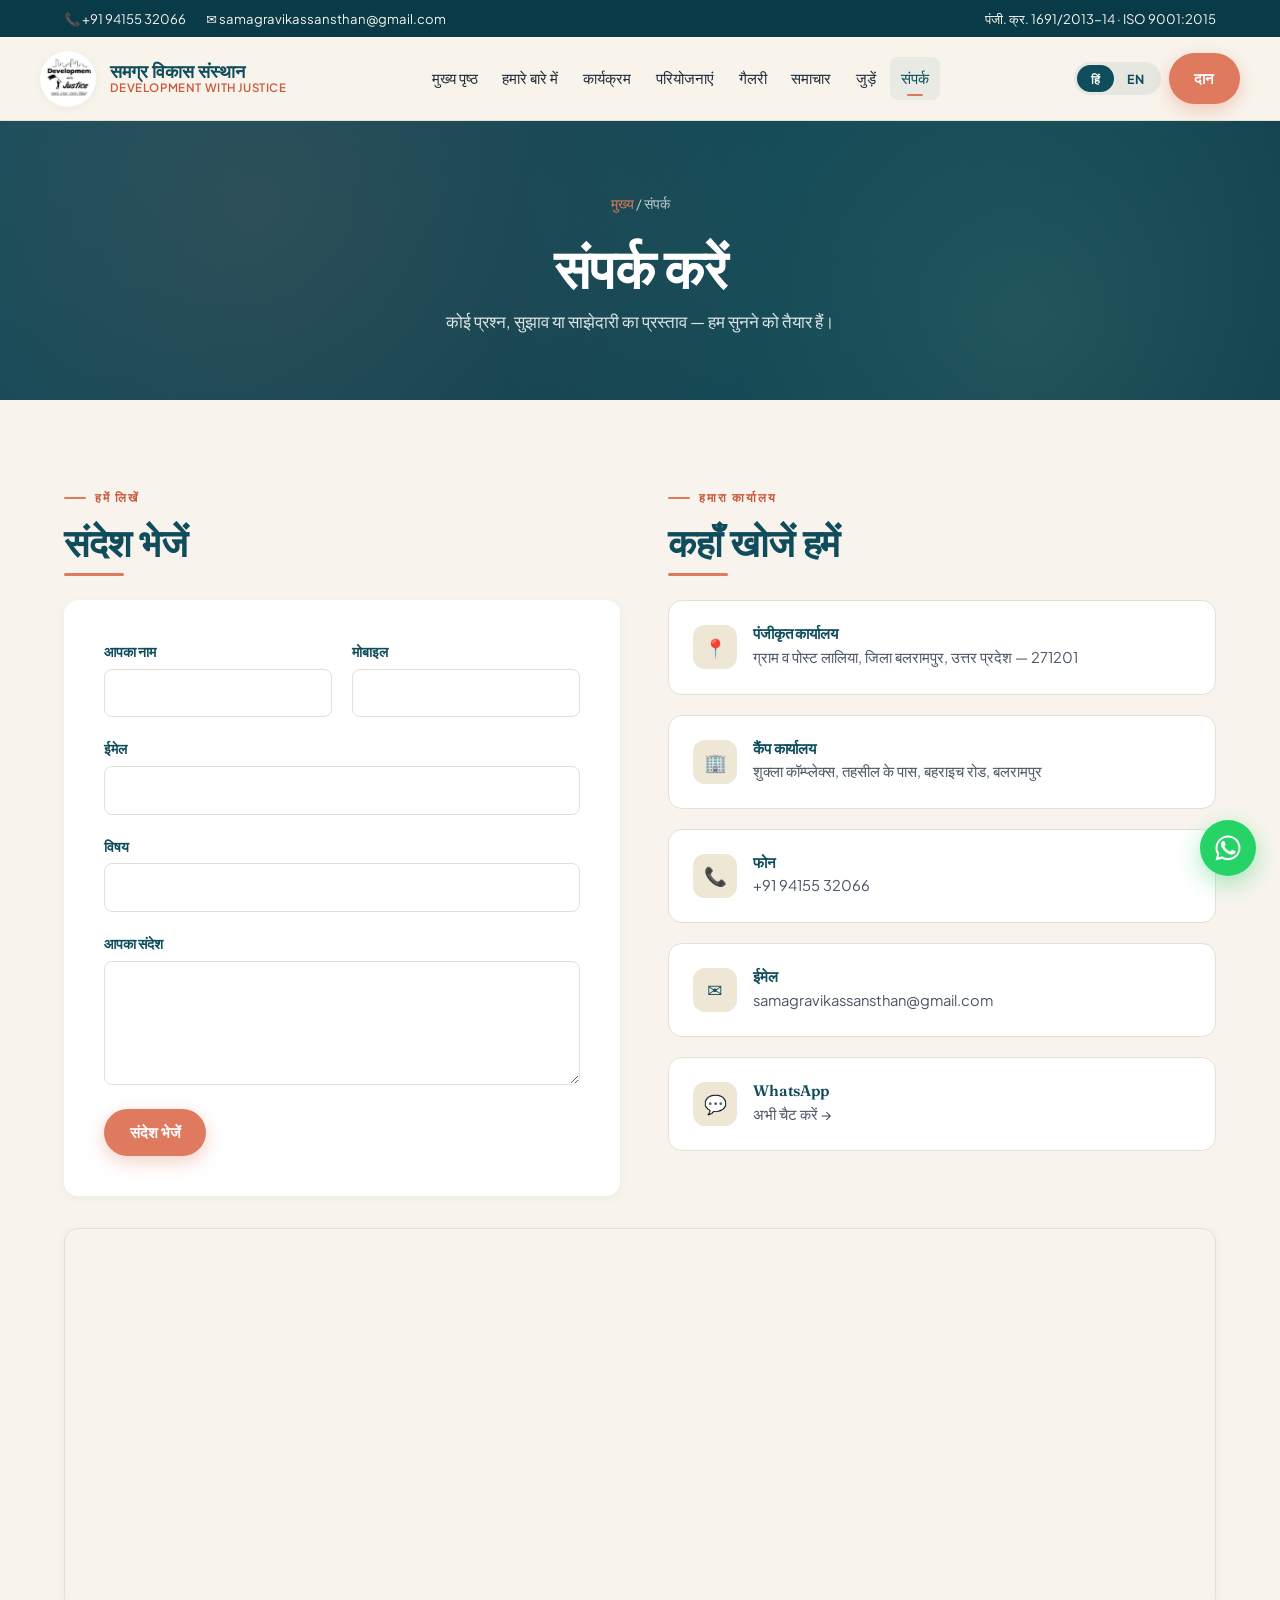
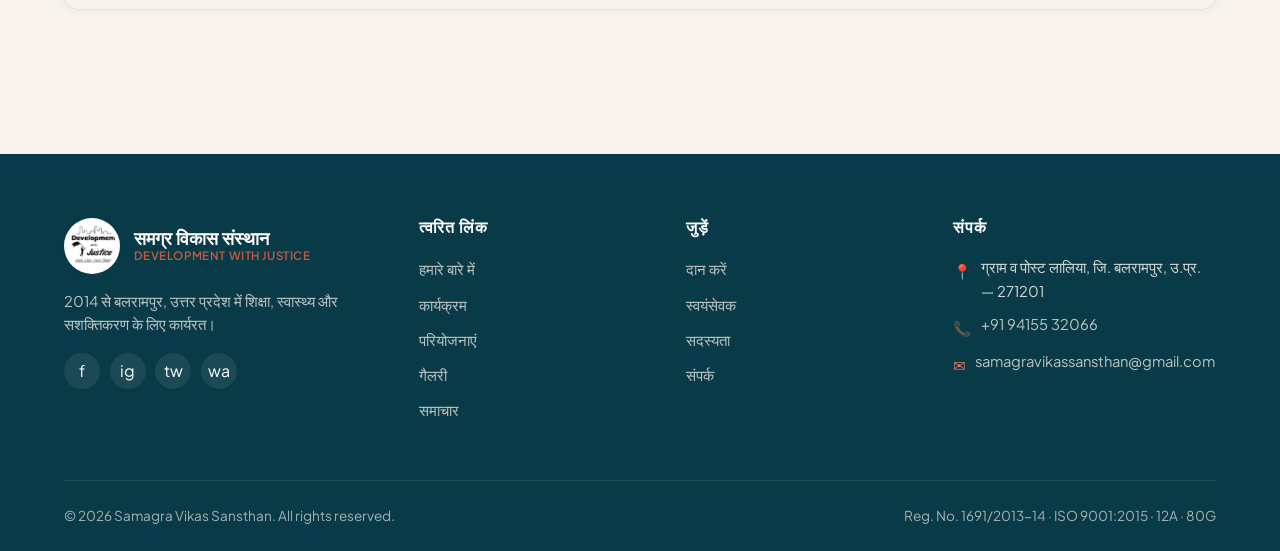
<file: contact.html>
<!DOCTYPE html>
<html lang="hi">
<head>
  <meta charset="UTF-8" />
  <meta name="viewport" content="width=device-width, initial-scale=1.0" />
  <title>Contact | Samagra Vikas Sansthan</title>
  <meta name="description" content="Get in touch with Samagra Vikas Sansthan — office address, phone, email and location map." />
  <script>
    /* No-flicker language init — runs synchronously before body paints. */
    (function(){
      try {
        var l = localStorage.getItem('svs-lang') || 'hi';
        document.documentElement.setAttribute('data-lang', l);
        document.documentElement.lang = l === 'hi' ? 'hi' : 'en';
      } catch(e) {
        document.documentElement.setAttribute('data-lang', 'hi');
      }
    })();
  </script>
  <link rel="icon" type="image/jpeg" href="assets/images/logo.jpg" />
  <link rel="preconnect" href="https://fonts.googleapis.com" />
  <link rel="preconnect" href="https://fonts.gstatic.com" crossorigin />
  <link href="https://fonts.googleapis.com/css2?family=Fraunces:opsz,wght@9..144,400;9..144,500;9..144,600;9..144,700&family=Plus+Jakarta+Sans:wght@400;500;600;700&family=Tiro+Devanagari+Hindi:ital@0;1&display=swap" rel="stylesheet" />
  <link rel="stylesheet" href="assets/css/style.css" />
</head>
<body>

  <div class="topbar">
    <div class="container topbar-inner">
      <div class="topbar-left">
        <a href="tel:+919415532066">📞 +91 94155 32066</a>
        <a href="mailto:samagravikassansthan@gmail.com" class="hide-xs">✉ samagravikassansthan@gmail.com</a>
      </div>
      <div class="topbar-right">
        <span class="lang-hi">पंजी. क्र. 1691/2013-14 · ISO 9001:2015</span>
        <span class="lang-en">Reg. No. 1691/2013-14 · ISO 9001:2015</span>
      </div>
    </div>
  </div>

  <header class="header">
    <div class="container nav">
      <a href="index.html" class="brand">
        <img src="assets/images/logo.jpg" alt="" class="brand-logo" />
        <div class="brand-text">
          <span class="brand-name lang-hi">समग्र विकास संस्थान</span>
          <span class="brand-name lang-en">Samagra Vikas Sansthan</span>
          <span class="brand-tag">Development with Justice</span>
        </div>
      </a>
      <nav class="nav-links" aria-label="Primary">
        <a href="index.html"><span class="lang-hi">मुख्य पृष्ठ</span><span class="lang-en">Home</span></a>
        <a href="about.html"><span class="lang-hi">हमारे बारे में</span><span class="lang-en">About</span></a>
        <a href="programs.html"><span class="lang-hi">कार्यक्रम</span><span class="lang-en">Programs</span></a>
        <a href="projects.html"><span class="lang-hi">परियोजनाएं</span><span class="lang-en">Projects</span></a>
        <a href="gallery.html"><span class="lang-hi">गैलरी</span><span class="lang-en">Gallery</span></a>
        <a href="news.html"><span class="lang-hi">समाचार</span><span class="lang-en">News</span></a>
        <a href="get-involved.html"><span class="lang-hi">जुड़ें</span><span class="lang-en">Get Involved</span></a>
        <a href="contact.html" class="active"><span class="lang-hi">संपर्क</span><span class="lang-en">Contact</span></a>
      </nav>
      <div class="nav-cta">
        <div class="lang-toggle"><button data-lang="hi">हिं</button><button data-lang="en">EN</button></div>
        <a href="get-involved.html#donate" class="btn btn-primary"><span class="lang-hi">दान</span><span class="lang-en">Donate</span></a>
        <button class="menu-toggle" aria-label="Menu" aria-expanded="false">
          <svg viewBox="0 0 24 24" fill="none" stroke="currentColor" stroke-width="2"><path d="M4 6h16M4 12h16M4 18h16"/></svg>
        </button>
      </div>
    </div>
  </header>

  <section class="page-header">
    <div class="container">
      <div class="breadcrumb">
        <a href="index.html"><span class="lang-hi">मुख्य</span><span class="lang-en">Home</span></a> /
        <span class="lang-hi">संपर्क</span><span class="lang-en">Contact</span>
      </div>
      <h1><span class="lang-hi">संपर्क करें</span><span class="lang-en">Get in Touch</span></h1>
      <p>
        <span class="lang-hi">कोई प्रश्न, सुझाव या साझेदारी का प्रस्ताव — हम सुनने को तैयार हैं।</span>
        <span class="lang-en">Have a question, idea or partnership proposal? We'd love to hear from you.</span>
      </p>
    </div>
  </section>

  <section class="section">
    <div class="container contact-grid">

      <!-- Contact info + form -->
      <div class="reveal">
        <span class="eyebrow"><span class="lang-hi">हमें लिखें</span><span class="lang-en">Write to us</span></span>
        <h2><span class="lang-hi">संदेश भेजें</span><span class="lang-en">Send a message</span></h2>
        <div class="divider"></div>

        <div class="form-card" style="margin-top:1.5rem;">
          <form data-form>
            <div class="form-grid">
              <div class="form-field">
                <label for="c-name"><span class="lang-hi">आपका नाम</span><span class="lang-en">Your name</span></label>
                <input type="text" id="c-name" required />
              </div>
              <div class="form-field">
                <label for="c-phone"><span class="lang-hi">मोबाइल</span><span class="lang-en">Mobile</span></label>
                <input type="tel" id="c-phone" required />
              </div>
              <div class="form-field form-full">
                <label for="c-email"><span class="lang-hi">ईमेल</span><span class="lang-en">Email</span></label>
                <input type="email" id="c-email" required />
              </div>
              <div class="form-field form-full">
                <label for="c-subject"><span class="lang-hi">विषय</span><span class="lang-en">Subject</span></label>
                <input type="text" id="c-subject" required />
              </div>
              <div class="form-field form-full">
                <label for="c-msg"><span class="lang-hi">आपका संदेश</span><span class="lang-en">Your message</span></label>
                <textarea id="c-msg" rows="5" required></textarea>
              </div>
            </div>
            <button type="submit" class="btn btn-primary" style="margin-top:1.5rem;">
              <span class="lang-hi">संदेश भेजें</span>
              <span class="lang-en">Send message</span>
            </button>
          </form>
        </div>
      </div>

      <!-- Info column -->
      <div class="reveal">
        <span class="eyebrow"><span class="lang-hi">हमारा कार्यालय</span><span class="lang-en">Our office</span></span>
        <h2><span class="lang-hi">कहाँ खोजें हमें</span><span class="lang-en">Where to find us</span></h2>
        <div class="divider"></div>

        <div class="contact-info" style="margin-top:1.5rem;">
          <div class="contact-item">
            <div class="contact-icon">📍</div>
            <div>
              <h4><span class="lang-hi">पंजीकृत कार्यालय</span><span class="lang-en">Registered Office</span></h4>
              <p><span class="lang-hi">ग्राम व पोस्ट लालिया, जिला बलरामपुर, उत्तर प्रदेश — 271201</span><span class="lang-en">Vill. & Post Laliya, Distt. Balrampur, Uttar Pradesh — 271201</span></p>
            </div>
          </div>

          <div class="contact-item">
            <div class="contact-icon">🏢</div>
            <div>
              <h4><span class="lang-hi">कैंप कार्यालय</span><span class="lang-en">Camp Office</span></h4>
              <p><span class="lang-hi">शुक्ला कॉम्प्लेक्स, तहसील के पास, बहराइच रोड, बलरामपुर</span><span class="lang-en">Shukla Complex, Near Tehsil, Bahraich Road, Balrampur</span></p>
            </div>
          </div>

          <div class="contact-item">
            <div class="contact-icon">📞</div>
            <div>
              <h4><span class="lang-hi">फोन</span><span class="lang-en">Phone</span></h4>
              <p><a href="tel:+919415532066">+91 94155 32066</a></p>
            </div>
          </div>

          <div class="contact-item">
            <div class="contact-icon">✉</div>
            <div>
              <h4><span class="lang-hi">ईमेल</span><span class="lang-en">Email</span></h4>
              <p><a href="mailto:samagravikassansthan@gmail.com">samagravikassansthan@gmail.com</a></p>
            </div>
          </div>

          <div class="contact-item">
            <div class="contact-icon">💬</div>
            <div>
              <h4>WhatsApp</h4>
              <p><a href="https://wa.me/919415532066" target="_blank" rel="noopener"><span class="lang-hi">अभी चैट करें</span><span class="lang-en">Chat now</span> →</a></p>
            </div>
          </div>
        </div>
      </div>
    </div>

    <!-- Map -->
    <div class="container">
      <div class="map-wrap reveal">
        <iframe
          src="https://www.google.com/maps?q=Balrampur,+Uttar+Pradesh,+271201&output=embed"
          loading="lazy"
          referrerpolicy="no-referrer-when-downgrade"
          title="Office location on Google Maps"></iframe>
      </div>
    </div>
  </section>

  <footer class="footer">
    <div class="container">
      <div class="footer-grid">
        <div class="footer-brand">
          <div class="brand">
            <img src="assets/images/logo.jpg" alt="" class="brand-logo" />
            <div class="brand-text">
              <span class="brand-name lang-hi">समग्र विकास संस्थान</span>
              <span class="brand-name lang-en">Samagra Vikas Sansthan</span>
              <span class="brand-tag">Development with Justice</span>
            </div>
          </div>
          <p><span class="lang-hi">2014 से बलरामपुर, उत्तर प्रदेश में शिक्षा, स्वास्थ्य और सशक्तिकरण के लिए कार्यरत।</span><span class="lang-en">Serving Balrampur, UP since 2014 — for education, health and empowerment.</span></p>
          <div class="social"><a href="#">f</a><a href="#">ig</a><a href="#">tw</a><a href="https://wa.me/919415532066">wa</a></div>
        </div>
        <div>
          <h4 class="lang-hi">त्वरित लिंक</h4><h4 class="lang-en">Quick Links</h4>
          <ul>
            <li><a href="about.html"><span class="lang-hi">हमारे बारे में</span><span class="lang-en">About Us</span></a></li>
            <li><a href="programs.html"><span class="lang-hi">कार्यक्रम</span><span class="lang-en">Programs</span></a></li>
            <li><a href="projects.html"><span class="lang-hi">परियोजनाएं</span><span class="lang-en">Projects</span></a></li>
            <li><a href="gallery.html"><span class="lang-hi">गैलरी</span><span class="lang-en">Gallery</span></a></li>
            <li><a href="news.html"><span class="lang-hi">समाचार</span><span class="lang-en">News</span></a></li>
          </ul>
        </div>
        <div>
          <h4 class="lang-hi">जुड़ें</h4><h4 class="lang-en">Engage</h4>
          <ul>
            <li><a href="get-involved.html#donate"><span class="lang-hi">दान करें</span><span class="lang-en">Donate</span></a></li>
            <li><a href="get-involved.html#volunteer"><span class="lang-hi">स्वयंसेवक</span><span class="lang-en">Volunteer</span></a></li>
            <li><a href="get-involved.html#member"><span class="lang-hi">सदस्यता</span><span class="lang-en">Membership</span></a></li>
            <li><a href="contact.html"><span class="lang-hi">संपर्क</span><span class="lang-en">Contact</span></a></li>
          </ul>
        </div>
        <div>
          <h4 class="lang-hi">संपर्क</h4><h4 class="lang-en">Contact</h4>
          <ul class="footer-contact">
            <li><span class="ic">📍</span><span><span class="lang-hi">ग्राम व पोस्ट लालिया, जि. बलरामपुर, उ.प्र. — 271201</span><span class="lang-en">Vill. & Post Laliya, Distt. Balrampur, UP — 271201</span></span></li>
            <li><span class="ic">📞</span> <a href="tel:+919415532066">+91 94155 32066</a></li>
            <li><span class="ic">✉</span> <a href="mailto:samagravikassansthan@gmail.com">samagravikassansthan@gmail.com</a></li>
          </ul>
        </div>
      </div>
      <div class="footer-bottom">
        <span>© <span id="current-year">2026</span> Samagra Vikas Sansthan. All rights reserved.</span>
        <span>Reg. No. 1691/2013-14 · ISO 9001:2015 · 12A · 80G</span>
      </div>
    </div>
  </footer>

  <a class="whatsapp-float" href="https://wa.me/919415532066" target="_blank" rel="noopener" aria-label="WhatsApp">
    <svg viewBox="0 0 24 24" fill="currentColor"><path d="M17.6 14.3c-.3-.1-1.7-.8-2-.9-.3-.1-.5-.1-.6.1-.2.3-.7.9-.9 1.1-.2.2-.3.2-.6.1-.3-.1-1.3-.5-2.5-1.5-.9-.8-1.6-1.8-1.7-2.1-.2-.3 0-.5.1-.6.1-.1.3-.4.4-.5.1-.2.2-.3.3-.5.1-.2 0-.4 0-.5-.1-.1-.6-1.5-.9-2.1-.2-.5-.5-.5-.6-.5h-.6c-.2 0-.5.1-.7.4-.3.3-1 1-1 2.4 0 1.4 1 2.8 1.2 3 .2.2 2 3.1 4.9 4.3.7.3 1.2.5 1.6.6.7.2 1.3.2 1.8.1.5-.1 1.7-.7 2-1.4.2-.7.2-1.2.2-1.4-.1-.1-.3-.2-.6-.3zM12 2C6.5 2 2 6.5 2 12c0 1.7.4 3.4 1.3 4.9L2 22l5.3-1.4c1.4.8 3 1.2 4.7 1.2 5.5 0 10-4.5 10-10S17.5 2 12 2zm0 18c-1.5 0-3-.4-4.3-1.2l-.3-.2-3.2.8.9-3.1-.2-.3C4 14.8 3.6 13.4 3.6 12 3.6 7.4 7.4 3.6 12 3.6c4.6 0 8.4 3.8 8.4 8.4 0 4.6-3.8 8-8.4 8z"/></svg>
  </a>

  <script src="assets/js/script.js"></script>
</body>
</html>
</file>
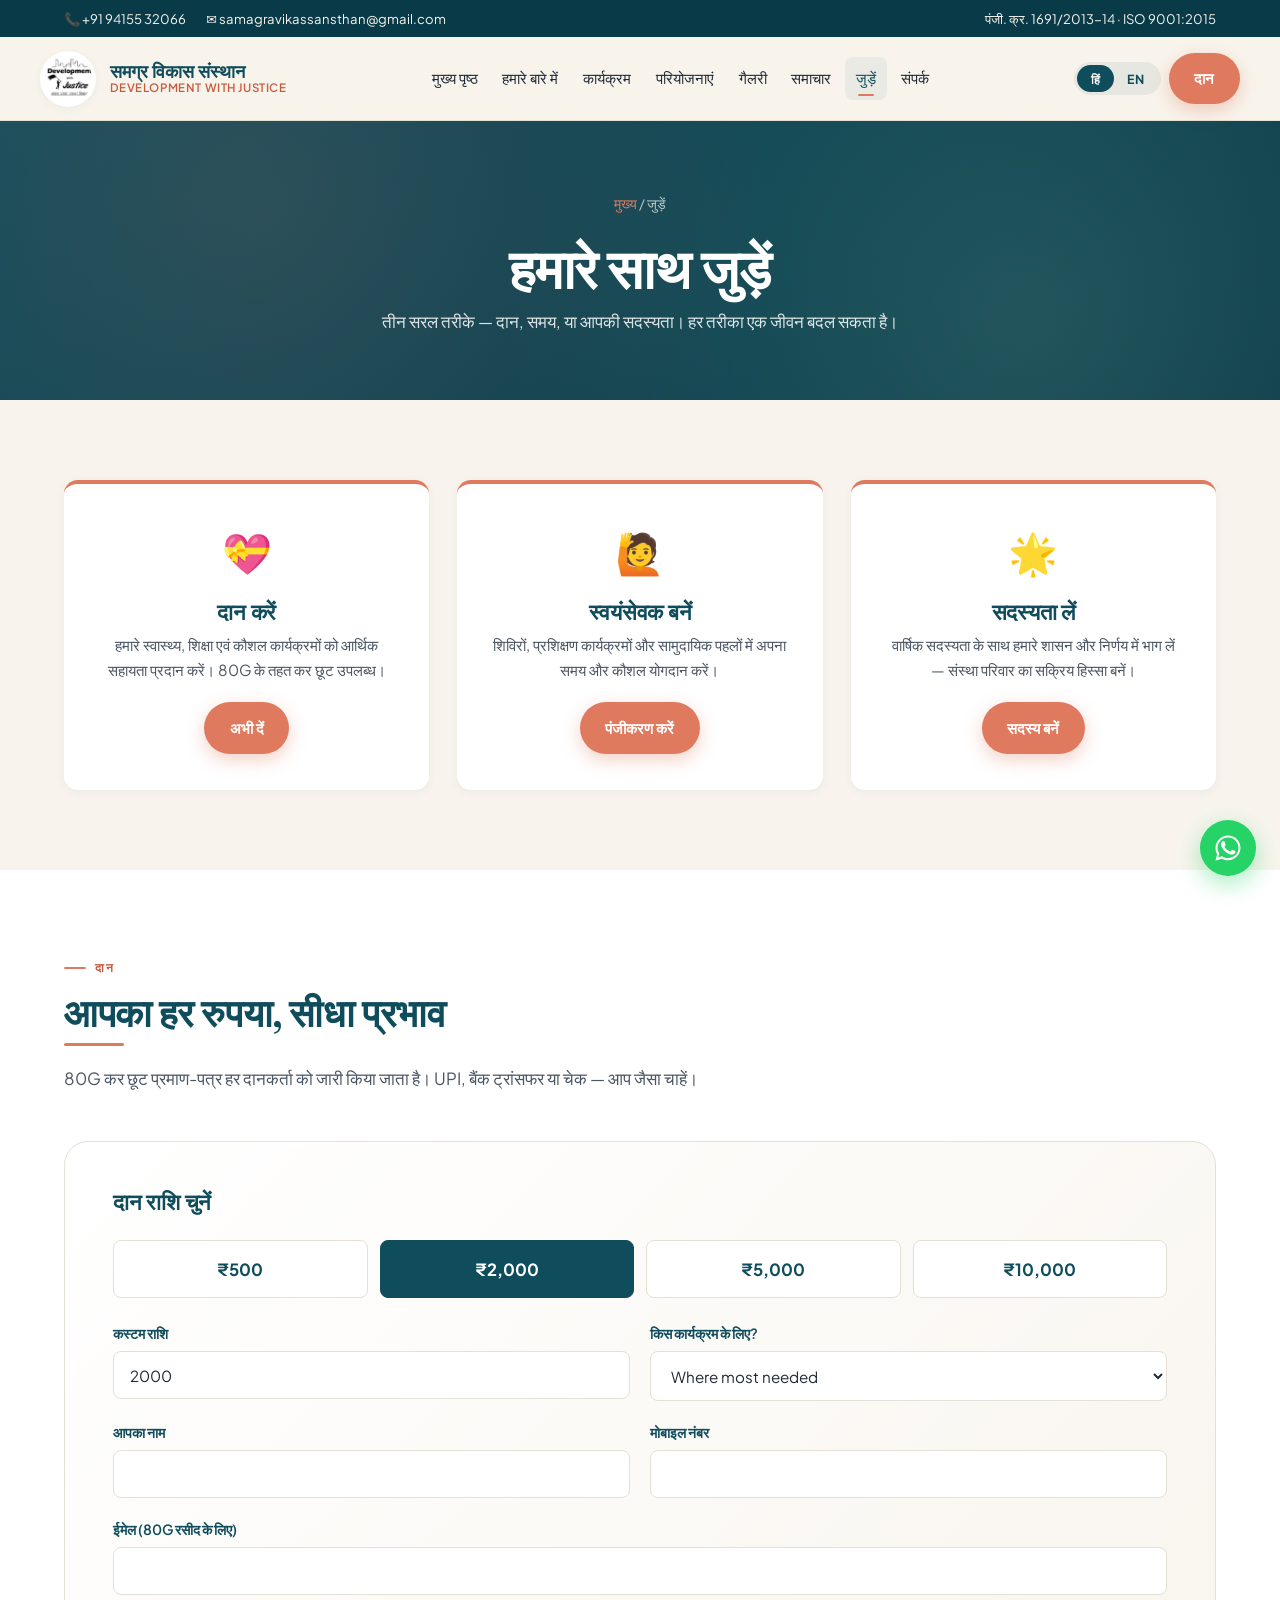
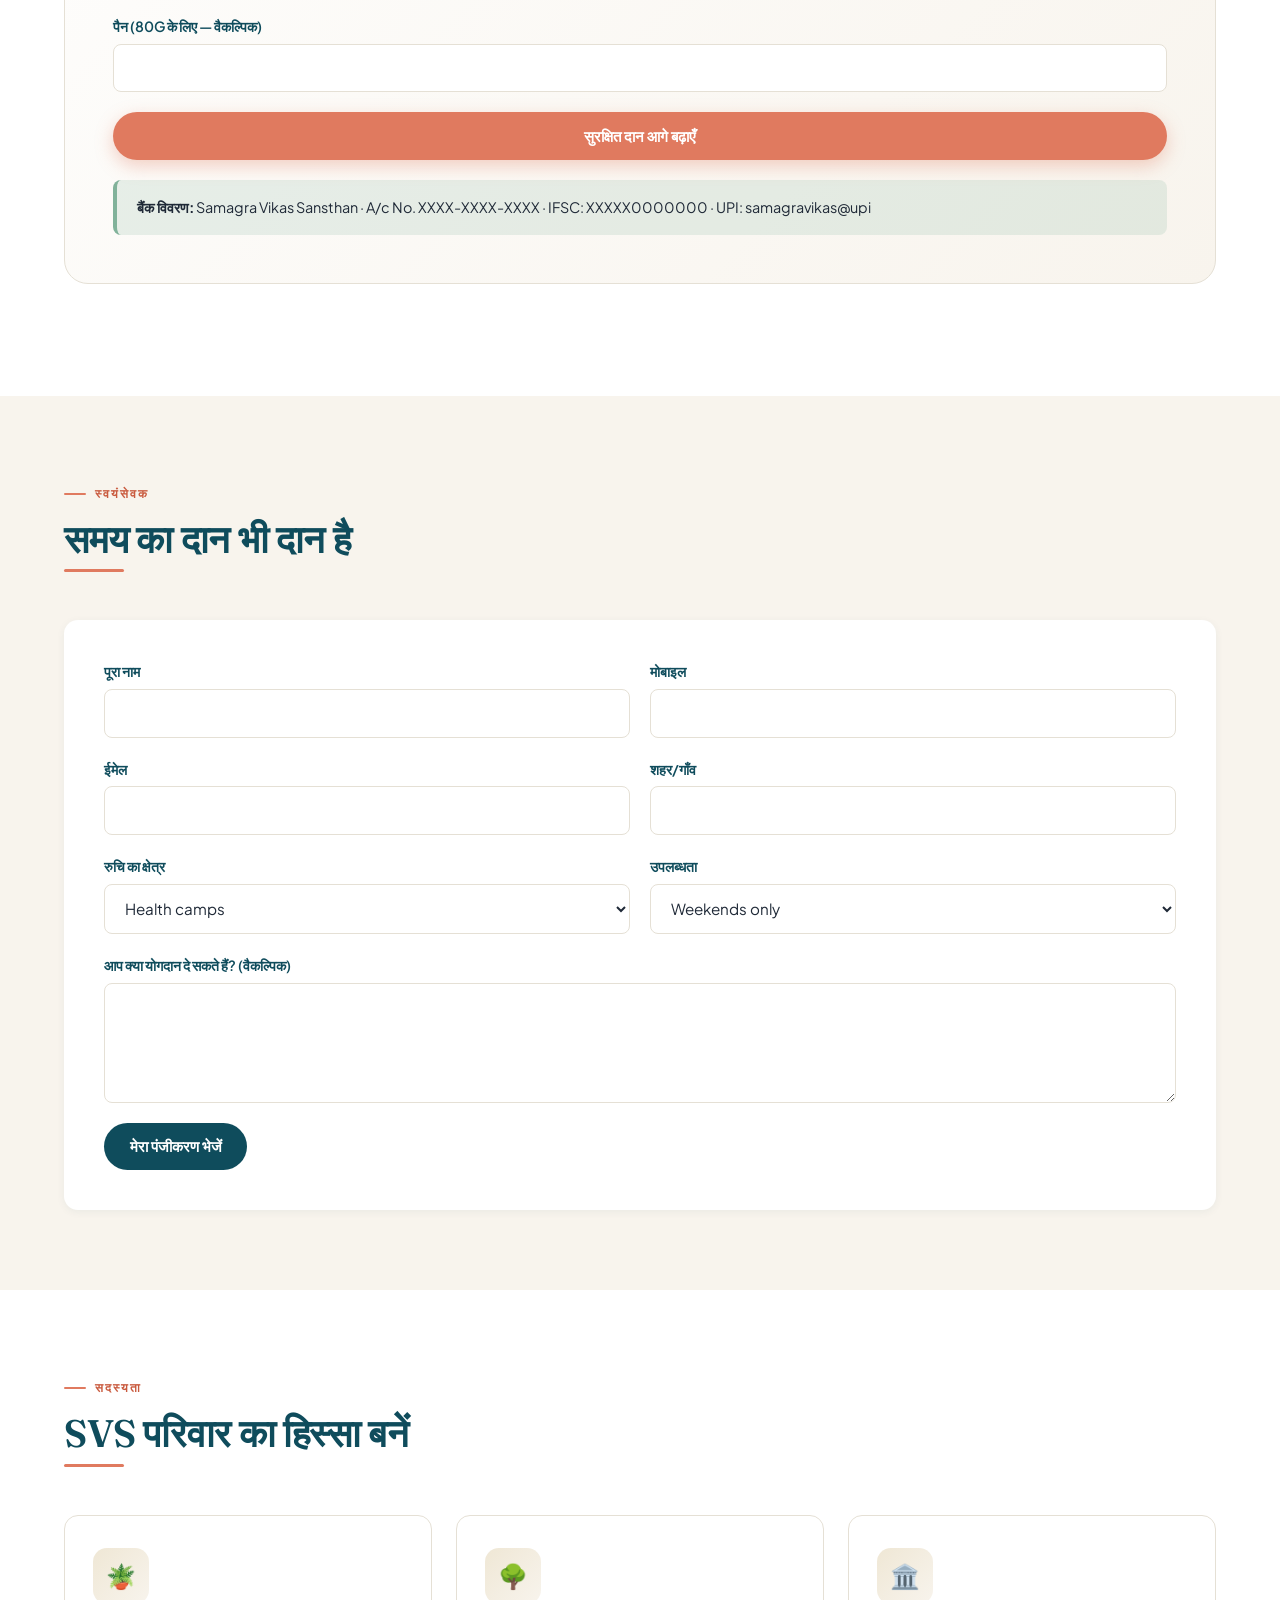
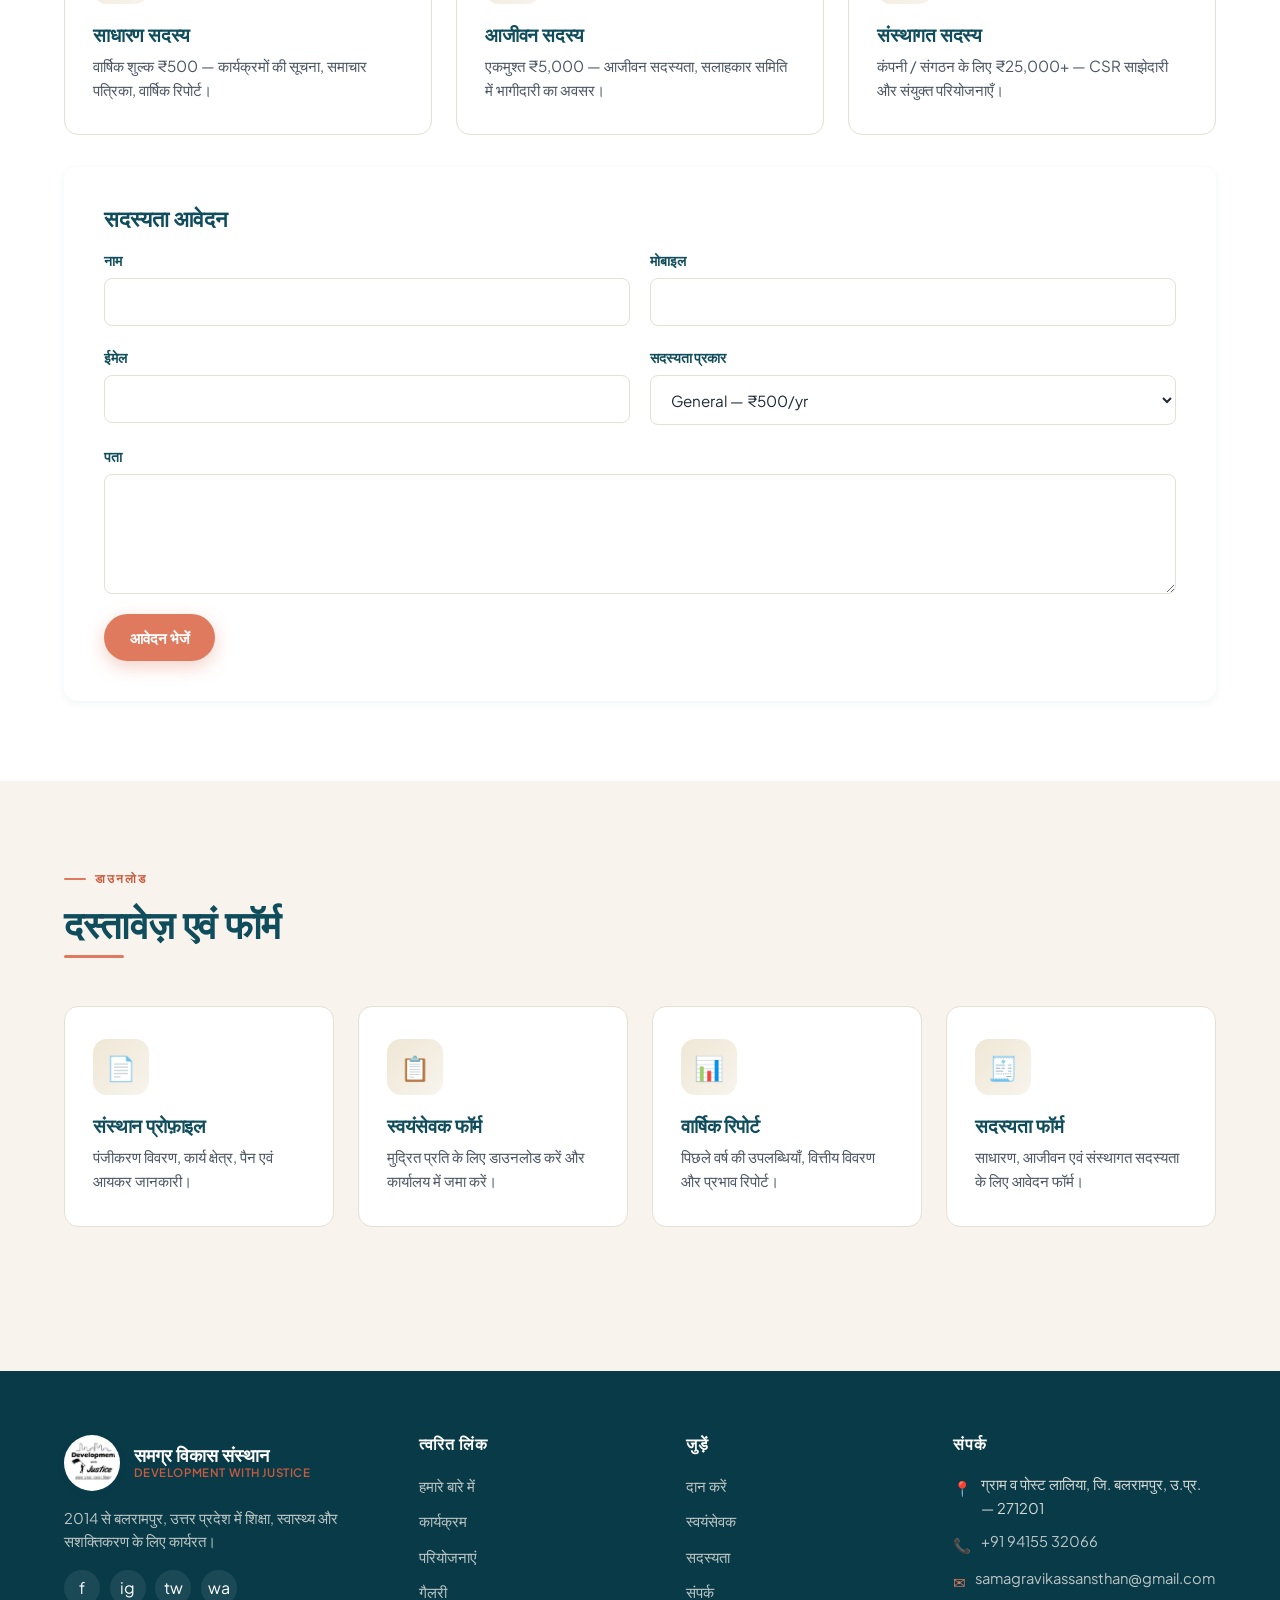
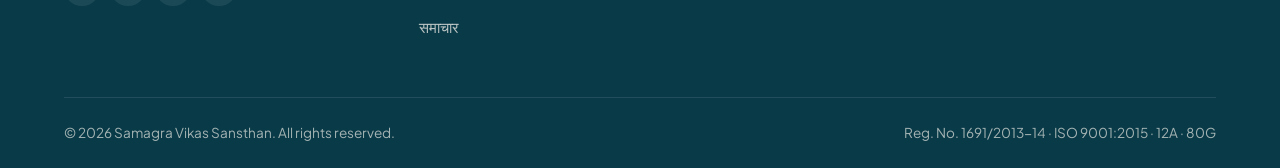
<file: get-involved.html>
<!DOCTYPE html>
<html lang="hi">
<head>
  <meta charset="UTF-8" />
  <meta name="viewport" content="width=device-width, initial-scale=1.0" />
  <title>Get Involved | Samagra Vikas Sansthan</title>
  <meta name="description" content="Donate, volunteer, take a membership, or download materials. Your support drives change on the ground." />
  <script>
    /* No-flicker language init — runs synchronously before body paints. */
    (function(){
      try {
        var l = localStorage.getItem('svs-lang') || 'hi';
        document.documentElement.setAttribute('data-lang', l);
        document.documentElement.lang = l === 'hi' ? 'hi' : 'en';
      } catch(e) {
        document.documentElement.setAttribute('data-lang', 'hi');
      }
    })();
  </script>
  <link rel="icon" type="image/jpeg" href="assets/images/logo.jpg" />
  <link rel="preconnect" href="https://fonts.googleapis.com" />
  <link rel="preconnect" href="https://fonts.gstatic.com" crossorigin />
  <link href="https://fonts.googleapis.com/css2?family=Fraunces:opsz,wght@9..144,400;9..144,500;9..144,600;9..144,700&family=Plus+Jakarta+Sans:wght@400;500;600;700&family=Tiro+Devanagari+Hindi:ital@0;1&display=swap" rel="stylesheet" />
  <link rel="stylesheet" href="assets/css/style.css" />
</head>
<body>

  <div class="topbar">
    <div class="container topbar-inner">
      <div class="topbar-left">
        <a href="tel:+919415532066">📞 +91 94155 32066</a>
        <a href="mailto:samagravikassansthan@gmail.com" class="hide-xs">✉ samagravikassansthan@gmail.com</a>
      </div>
      <div class="topbar-right">
        <span class="lang-hi">पंजी. क्र. 1691/2013-14 · ISO 9001:2015</span>
        <span class="lang-en">Reg. No. 1691/2013-14 · ISO 9001:2015</span>
      </div>
    </div>
  </div>

  <header class="header">
    <div class="container nav">
      <a href="index.html" class="brand">
        <img src="assets/images/logo.jpg" alt="" class="brand-logo" />
        <div class="brand-text">
          <span class="brand-name lang-hi">समग्र विकास संस्थान</span>
          <span class="brand-name lang-en">Samagra Vikas Sansthan</span>
          <span class="brand-tag">Development with Justice</span>
        </div>
      </a>
      <nav class="nav-links" aria-label="Primary">
        <a href="index.html"><span class="lang-hi">मुख्य पृष्ठ</span><span class="lang-en">Home</span></a>
        <a href="about.html"><span class="lang-hi">हमारे बारे में</span><span class="lang-en">About</span></a>
        <a href="programs.html"><span class="lang-hi">कार्यक्रम</span><span class="lang-en">Programs</span></a>
        <a href="projects.html"><span class="lang-hi">परियोजनाएं</span><span class="lang-en">Projects</span></a>
        <a href="gallery.html"><span class="lang-hi">गैलरी</span><span class="lang-en">Gallery</span></a>
        <a href="news.html"><span class="lang-hi">समाचार</span><span class="lang-en">News</span></a>
        <a href="get-involved.html" class="active"><span class="lang-hi">जुड़ें</span><span class="lang-en">Get Involved</span></a>
        <a href="contact.html"><span class="lang-hi">संपर्क</span><span class="lang-en">Contact</span></a>
      </nav>
      <div class="nav-cta">
        <div class="lang-toggle"><button data-lang="hi">हिं</button><button data-lang="en">EN</button></div>
        <a href="#donate" class="btn btn-primary"><span class="lang-hi">दान</span><span class="lang-en">Donate</span></a>
        <button class="menu-toggle" aria-label="Menu" aria-expanded="false">
          <svg viewBox="0 0 24 24" fill="none" stroke="currentColor" stroke-width="2"><path d="M4 6h16M4 12h16M4 18h16"/></svg>
        </button>
      </div>
    </div>
  </header>

  <section class="page-header">
    <div class="container">
      <div class="breadcrumb">
        <a href="index.html"><span class="lang-hi">मुख्य</span><span class="lang-en">Home</span></a> /
        <span class="lang-hi">जुड़ें</span><span class="lang-en">Get Involved</span>
      </div>
      <h1><span class="lang-hi">हमारे साथ जुड़ें</span><span class="lang-en">Get Involved</span></h1>
      <p>
        <span class="lang-hi">तीन सरल तरीके — दान, समय, या आपकी सदस्यता। हर तरीका एक जीवन बदल सकता है।</span>
        <span class="lang-en">Three simple ways — donate, volunteer your time, or take a membership. Each one can change a life.</span>
      </p>
    </div>
  </section>

  <!-- Engagement options -->
  <section class="section">
    <div class="container">
      <div class="involve-grid">
        <div class="involve-card reveal">
          <span class="big-icon">💝</span>
          <h3><span class="lang-hi">दान करें</span><span class="lang-en">Donate</span></h3>
          <p><span class="lang-hi">हमारे स्वास्थ्य, शिक्षा एवं कौशल कार्यक्रमों को आर्थिक सहायता प्रदान करें। 80G के तहत कर छूट उपलब्ध।</span><span class="lang-en">Fund our health, education and skills work. 80G tax exemption available on every donation.</span></p>
          <a href="#donate" class="btn btn-primary"><span class="lang-hi">अभी दें</span><span class="lang-en">Give now</span></a>
        </div>
        <div class="involve-card reveal">
          <span class="big-icon">🙋</span>
          <h3><span class="lang-hi">स्वयंसेवक बनें</span><span class="lang-en">Volunteer</span></h3>
          <p><span class="lang-hi">शिविरों, प्रशिक्षण कार्यक्रमों और सामुदायिक पहलों में अपना समय और कौशल योगदान करें।</span><span class="lang-en">Bring your time and skills to our camps, training programmes and community drives.</span></p>
          <a href="#volunteer" class="btn btn-primary"><span class="lang-hi">पंजीकरण करें</span><span class="lang-en">Sign up</span></a>
        </div>
        <div class="involve-card reveal">
          <span class="big-icon">🌟</span>
          <h3><span class="lang-hi">सदस्यता लें</span><span class="lang-en">Become a Member</span></h3>
          <p><span class="lang-hi">वार्षिक सदस्यता के साथ हमारे शासन और निर्णय में भाग लें — संस्था परिवार का सक्रिय हिस्सा बनें।</span><span class="lang-en">Take annual membership and become an active part of the SVS family — with a seat at governance.</span></p>
          <a href="#member" class="btn btn-primary"><span class="lang-hi">सदस्य बनें</span><span class="lang-en">Join</span></a>
        </div>
      </div>
    </div>
  </section>

  <!-- Donate -->
  <section class="section about-preview" id="donate">
    <div class="container">
      <div class="section-head reveal">
        <span class="eyebrow"><span class="lang-hi">दान</span><span class="lang-en">Donate</span></span>
        <h2><span class="lang-hi">आपका हर रुपया, सीधा प्रभाव</span><span class="lang-en">Every rupee, direct impact</span></h2>
        <div class="divider"></div>
        <p><span class="lang-hi">80G कर छूट प्रमाण-पत्र हर दानकर्ता को जारी किया जाता है। UPI, बैंक ट्रांसफर या चेक — आप जैसा चाहें।</span><span class="lang-en">80G tax-exemption receipt issued for every donation. UPI, bank transfer or cheque — whichever you prefer.</span></p>
      </div>

      <div class="donate-card reveal">
        <form data-form>
          <h3 style="margin-bottom:0.5rem;"><span class="lang-hi">दान राशि चुनें</span><span class="lang-en">Choose an amount</span></h3>
          <div class="donate-amounts">
            <button type="button" class="amount-btn" data-amount="500">₹500</button>
            <button type="button" class="amount-btn active" data-amount="2000">₹2,000</button>
            <button type="button" class="amount-btn" data-amount="5000">₹5,000</button>
            <button type="button" class="amount-btn" data-amount="10000">₹10,000</button>
          </div>

          <div class="form-grid">
            <div class="form-field">
              <label for="custom-amount"><span class="lang-hi">कस्टम राशि</span><span class="lang-en">Custom amount (₹)</span></label>
              <input type="number" id="custom-amount" name="amount" value="2000" min="100" />
            </div>
            <div class="form-field">
              <label for="donor-purpose"><span class="lang-hi">किस कार्यक्रम के लिए?</span><span class="lang-en">For which programme?</span></label>
              <select id="donor-purpose" name="purpose">
                <option value="general"><span lang="en">Where most needed</span></option>
                <option value="health"><span lang="en">Health camps</span></option>
                <option value="education"><span lang="en">Education & books</span></option>
                <option value="women"><span lang="en">Women empowerment</span></option>
                <option value="skills"><span lang="en">Skill training</span></option>
              </select>
            </div>
            <div class="form-field">
              <label for="donor-name"><span class="lang-hi">आपका नाम</span><span class="lang-en">Your name</span></label>
              <input type="text" id="donor-name" name="name" required />
            </div>
            <div class="form-field">
              <label for="donor-phone"><span class="lang-hi">मोबाइल नंबर</span><span class="lang-en">Mobile number</span></label>
              <input type="tel" id="donor-phone" name="phone" required />
            </div>
            <div class="form-field form-full">
              <label for="donor-email"><span class="lang-hi">ईमेल (80G रसीद के लिए)</span><span class="lang-en">Email (for 80G receipt)</span></label>
              <input type="email" id="donor-email" name="email" required />
            </div>
            <div class="form-field form-full">
              <label for="donor-pan"><span class="lang-hi">पैन (80G के लिए — वैकल्पिक)</span><span class="lang-en">PAN (for 80G — optional)</span></label>
              <input type="text" id="donor-pan" name="pan" />
            </div>
          </div>

          <button type="submit" class="btn btn-primary" style="margin-top:1.25rem; width:100%; justify-content:center;">
            <span class="lang-hi">सुरक्षित दान आगे बढ़ाएँ</span>
            <span class="lang-en">Proceed to secure donation</span>
          </button>

          <div class="donate-note">
            <strong><span class="lang-hi">बैंक विवरण:</span><span class="lang-en">Bank details:</span></strong>
            <span class="lang-hi"> Samagra Vikas Sansthan · A/c No. XXXX-XXXX-XXXX · IFSC: XXXXX0000000 · UPI: samagravikas@upi</span>
            <span class="lang-en"> Samagra Vikas Sansthan · A/c No. XXXX-XXXX-XXXX · IFSC: XXXXX0000000 · UPI: samagravikas@upi</span>
          </div>
        </form>
      </div>
    </div>
  </section>

  <!-- Volunteer -->
  <section class="section" id="volunteer">
    <div class="container">
      <div class="section-head reveal">
        <span class="eyebrow"><span class="lang-hi">स्वयंसेवक</span><span class="lang-en">Volunteer</span></span>
        <h2><span class="lang-hi">समय का दान भी दान है</span><span class="lang-en">The gift of time is also a gift</span></h2>
        <div class="divider"></div>
      </div>

      <div class="form-card reveal">
        <form data-form>
          <div class="form-grid">
            <div class="form-field">
              <label for="vol-name"><span class="lang-hi">पूरा नाम</span><span class="lang-en">Full name</span></label>
              <input type="text" id="vol-name" required />
            </div>
            <div class="form-field">
              <label for="vol-phone"><span class="lang-hi">मोबाइल</span><span class="lang-en">Mobile</span></label>
              <input type="tel" id="vol-phone" required />
            </div>
            <div class="form-field">
              <label for="vol-email"><span class="lang-hi">ईमेल</span><span class="lang-en">Email</span></label>
              <input type="email" id="vol-email" required />
            </div>
            <div class="form-field">
              <label for="vol-city"><span class="lang-hi">शहर/गाँव</span><span class="lang-en">City / Village</span></label>
              <input type="text" id="vol-city" required />
            </div>
            <div class="form-field">
              <label for="vol-area"><span class="lang-hi">रुचि का क्षेत्र</span><span class="lang-en">Area of interest</span></label>
              <select id="vol-area">
                <option>Health camps</option>
                <option>Education & teaching</option>
                <option>Women empowerment</option>
                <option>Skill training</option>
                <option>Environment</option>
                <option>Documentation / Media</option>
              </select>
            </div>
            <div class="form-field">
              <label for="vol-time"><span class="lang-hi">उपलब्धता</span><span class="lang-en">Availability</span></label>
              <select id="vol-time">
                <option>Weekends only</option>
                <option>Weekdays</option>
                <option>Both</option>
                <option>One-off events</option>
              </select>
            </div>
            <div class="form-field form-full">
              <label for="vol-msg"><span class="lang-hi">आप क्या योगदान दे सकते हैं? (वैकल्पिक)</span><span class="lang-en">What can you offer? (optional)</span></label>
              <textarea id="vol-msg" rows="4"></textarea>
            </div>
          </div>
          <button type="submit" class="btn btn-secondary" style="margin-top:1.25rem;">
            <span class="lang-hi">मेरा पंजीकरण भेजें</span>
            <span class="lang-en">Send my registration</span>
          </button>
        </form>
      </div>
    </div>
  </section>

  <!-- Membership -->
  <section class="section about-preview" id="member">
    <div class="container">
      <div class="section-head reveal">
        <span class="eyebrow"><span class="lang-hi">सदस्यता</span><span class="lang-en">Membership</span></span>
        <h2><span class="lang-hi">SVS परिवार का हिस्सा बनें</span><span class="lang-en">Become part of the SVS family</span></h2>
        <div class="divider"></div>
      </div>

      <div class="programs-grid">
        <div class="program-card reveal">
          <div class="program-icon">🪴</div>
          <h3><span class="lang-hi">साधारण सदस्य</span><span class="lang-en">General Member</span></h3>
          <p><span class="lang-hi">वार्षिक शुल्क ₹500 — कार्यक्रमों की सूचना, समाचार पत्रिका, वार्षिक रिपोर्ट।</span><span class="lang-en">Annual ₹500 — event updates, newsletter and our annual report.</span></p>
        </div>
        <div class="program-card reveal">
          <div class="program-icon">🌳</div>
          <h3><span class="lang-hi">आजीवन सदस्य</span><span class="lang-en">Life Member</span></h3>
          <p><span class="lang-hi">एकमुश्त ₹5,000 — आजीवन सदस्यता, सलाहकार समिति में भागीदारी का अवसर।</span><span class="lang-en">One-time ₹5,000 — lifetime membership and a chance to join the advisory committee.</span></p>
        </div>
        <div class="program-card reveal">
          <div class="program-icon">🏛️</div>
          <h3><span class="lang-hi">संस्थागत सदस्य</span><span class="lang-en">Institutional Member</span></h3>
          <p><span class="lang-hi">कंपनी / संगठन के लिए ₹25,000+ — CSR साझेदारी और संयुक्त परियोजनाएँ।</span><span class="lang-en">For organisations, ₹25,000+ — CSR partnerships and joint projects.</span></p>
        </div>
      </div>

      <div class="form-card reveal" style="margin-top:2rem;">
        <h3 style="margin-bottom:1rem;"><span class="lang-hi">सदस्यता आवेदन</span><span class="lang-en">Membership application</span></h3>
        <form data-form>
          <div class="form-grid">
            <div class="form-field"><label><span class="lang-hi">नाम</span><span class="lang-en">Name</span></label><input type="text" required /></div>
            <div class="form-field"><label><span class="lang-hi">मोबाइल</span><span class="lang-en">Mobile</span></label><input type="tel" required /></div>
            <div class="form-field"><label><span class="lang-hi">ईमेल</span><span class="lang-en">Email</span></label><input type="email" required /></div>
            <div class="form-field">
              <label><span class="lang-hi">सदस्यता प्रकार</span><span class="lang-en">Membership type</span></label>
              <select><option>General — ₹500/yr</option><option>Life — ₹5,000</option><option>Institutional — ₹25,000+</option></select>
            </div>
            <div class="form-field form-full"><label><span class="lang-hi">पता</span><span class="lang-en">Address</span></label><textarea rows="3"></textarea></div>
          </div>
          <button type="submit" class="btn btn-primary" style="margin-top:1.25rem;"><span class="lang-hi">आवेदन भेजें</span><span class="lang-en">Submit application</span></button>
        </form>
      </div>
    </div>
  </section>

  <!-- Downloads -->
  <section class="section" id="downloads">
    <div class="container">
      <div class="section-head reveal">
        <span class="eyebrow"><span class="lang-hi">डाउनलोड</span><span class="lang-en">Downloads</span></span>
        <h2><span class="lang-hi">दस्तावेज़ एवं फॉर्म</span><span class="lang-en">Documents & forms</span></h2>
        <div class="divider"></div>
      </div>
      <div class="programs-grid">
        <a href="organisation-profile.jpeg" target="_blank" class="program-card reveal">
          <div class="program-icon">📄</div>
          <h3><span class="lang-hi">संस्थान प्रोफ़ाइल</span><span class="lang-en">Organisation Profile</span></h3>
          <p><span class="lang-hi">पंजीकरण विवरण, कार्य क्षेत्र, पैन एवं आयकर जानकारी।</span><span class="lang-en">Registration details, work areas, PAN and tax info.</span></p>
        </a>
        <a href="#" class="program-card reveal">
          <div class="program-icon">📋</div>
          <h3><span class="lang-hi">स्वयंसेवक फॉर्म</span><span class="lang-en">Volunteer Form</span></h3>
          <p><span class="lang-hi">मुद्रित प्रति के लिए डाउनलोड करें और कार्यालय में जमा करें।</span><span class="lang-en">Download printable version and submit at our office.</span></p>
        </a>
        <a href="#" class="program-card reveal">
          <div class="program-icon">📊</div>
          <h3><span class="lang-hi">वार्षिक रिपोर्ट</span><span class="lang-en">Annual Report</span></h3>
          <p><span class="lang-hi">पिछले वर्ष की उपलब्धियाँ, वित्तीय विवरण और प्रभाव रिपोर्ट।</span><span class="lang-en">Last year's achievements, financials and impact report.</span></p>
        </a>
        <a href="#" class="program-card reveal">
          <div class="program-icon">🧾</div>
          <h3><span class="lang-hi">सदस्यता फॉर्म</span><span class="lang-en">Membership Form</span></h3>
          <p><span class="lang-hi">साधारण, आजीवन एवं संस्थागत सदस्यता के लिए आवेदन फॉर्म।</span><span class="lang-en">Application form for general, life and institutional members.</span></p>
        </a>
      </div>
    </div>
  </section>

  <footer class="footer">
    <div class="container">
      <div class="footer-grid">
        <div class="footer-brand">
          <div class="brand">
            <img src="assets/images/logo.jpg" alt="" class="brand-logo" />
            <div class="brand-text">
              <span class="brand-name lang-hi">समग्र विकास संस्थान</span>
              <span class="brand-name lang-en">Samagra Vikas Sansthan</span>
              <span class="brand-tag">Development with Justice</span>
            </div>
          </div>
          <p><span class="lang-hi">2014 से बलरामपुर, उत्तर प्रदेश में शिक्षा, स्वास्थ्य और सशक्तिकरण के लिए कार्यरत।</span><span class="lang-en">Serving Balrampur, UP since 2014 — for education, health and empowerment.</span></p>
          <div class="social"><a href="#">f</a><a href="#">ig</a><a href="#">tw</a><a href="https://wa.me/919415532066">wa</a></div>
        </div>
        <div>
          <h4 class="lang-hi">त्वरित लिंक</h4><h4 class="lang-en">Quick Links</h4>
          <ul>
            <li><a href="about.html"><span class="lang-hi">हमारे बारे में</span><span class="lang-en">About Us</span></a></li>
            <li><a href="programs.html"><span class="lang-hi">कार्यक्रम</span><span class="lang-en">Programs</span></a></li>
            <li><a href="projects.html"><span class="lang-hi">परियोजनाएं</span><span class="lang-en">Projects</span></a></li>
            <li><a href="gallery.html"><span class="lang-hi">गैलरी</span><span class="lang-en">Gallery</span></a></li>
            <li><a href="news.html"><span class="lang-hi">समाचार</span><span class="lang-en">News</span></a></li>
          </ul>
        </div>
        <div>
          <h4 class="lang-hi">जुड़ें</h4><h4 class="lang-en">Engage</h4>
          <ul>
            <li><a href="#donate"><span class="lang-hi">दान करें</span><span class="lang-en">Donate</span></a></li>
            <li><a href="#volunteer"><span class="lang-hi">स्वयंसेवक</span><span class="lang-en">Volunteer</span></a></li>
            <li><a href="#member"><span class="lang-hi">सदस्यता</span><span class="lang-en">Membership</span></a></li>
            <li><a href="contact.html"><span class="lang-hi">संपर्क</span><span class="lang-en">Contact</span></a></li>
          </ul>
        </div>
        <div>
          <h4 class="lang-hi">संपर्क</h4><h4 class="lang-en">Contact</h4>
          <ul class="footer-contact">
            <li><span class="ic">📍</span><span><span class="lang-hi">ग्राम व पोस्ट लालिया, जि. बलरामपुर, उ.प्र. — 271201</span><span class="lang-en">Vill. & Post Laliya, Distt. Balrampur, UP — 271201</span></span></li>
            <li><span class="ic">📞</span> <a href="tel:+919415532066">+91 94155 32066</a></li>
            <li><span class="ic">✉</span> <a href="mailto:samagravikassansthan@gmail.com">samagravikassansthan@gmail.com</a></li>
          </ul>
        </div>
      </div>
      <div class="footer-bottom">
        <span>© <span id="current-year">2026</span> Samagra Vikas Sansthan. All rights reserved.</span>
        <span>Reg. No. 1691/2013-14 · ISO 9001:2015 · 12A · 80G</span>
      </div>
    </div>
  </footer>

  <a class="whatsapp-float" href="https://wa.me/919415532066" target="_blank" rel="noopener" aria-label="WhatsApp">
    <svg viewBox="0 0 24 24" fill="currentColor"><path d="M17.6 14.3c-.3-.1-1.7-.8-2-.9-.3-.1-.5-.1-.6.1-.2.3-.7.9-.9 1.1-.2.2-.3.2-.6.1-.3-.1-1.3-.5-2.5-1.5-.9-.8-1.6-1.8-1.7-2.1-.2-.3 0-.5.1-.6.1-.1.3-.4.4-.5.1-.2.2-.3.3-.5.1-.2 0-.4 0-.5-.1-.1-.6-1.5-.9-2.1-.2-.5-.5-.5-.6-.5h-.6c-.2 0-.5.1-.7.4-.3.3-1 1-1 2.4 0 1.4 1 2.8 1.2 3 .2.2 2 3.1 4.9 4.3.7.3 1.2.5 1.6.6.7.2 1.3.2 1.8.1.5-.1 1.7-.7 2-1.4.2-.7.2-1.2.2-1.4-.1-.1-.3-.2-.6-.3zM12 2C6.5 2 2 6.5 2 12c0 1.7.4 3.4 1.3 4.9L2 22l5.3-1.4c1.4.8 3 1.2 4.7 1.2 5.5 0 10-4.5 10-10S17.5 2 12 2zm0 18c-1.5 0-3-.4-4.3-1.2l-.3-.2-3.2.8.9-3.1-.2-.3C4 14.8 3.6 13.4 3.6 12 3.6 7.4 7.4 3.6 12 3.6c4.6 0 8.4 3.8 8.4 8.4 0 4.6-3.8 8-8.4 8z"/></svg>
  </a>

  <script src="assets/js/script.js"></script>
</body>
</html>
</file>
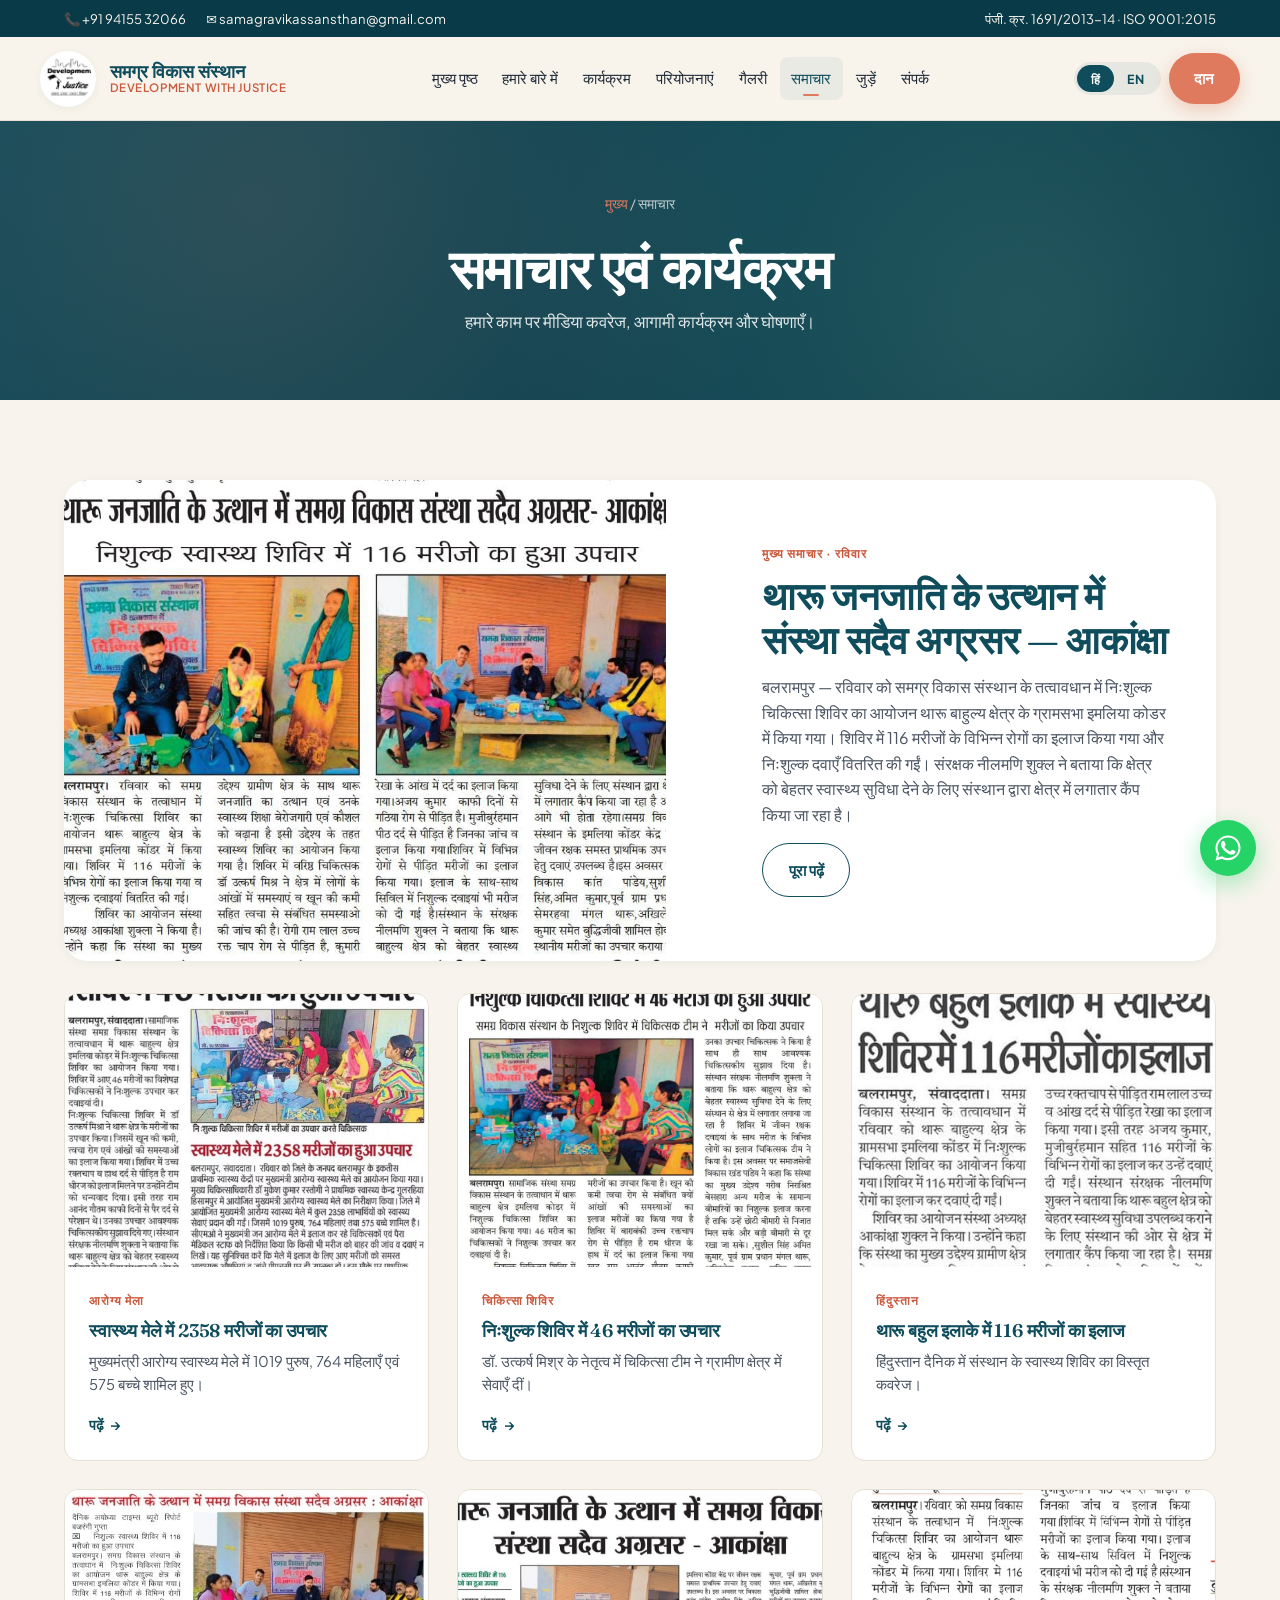
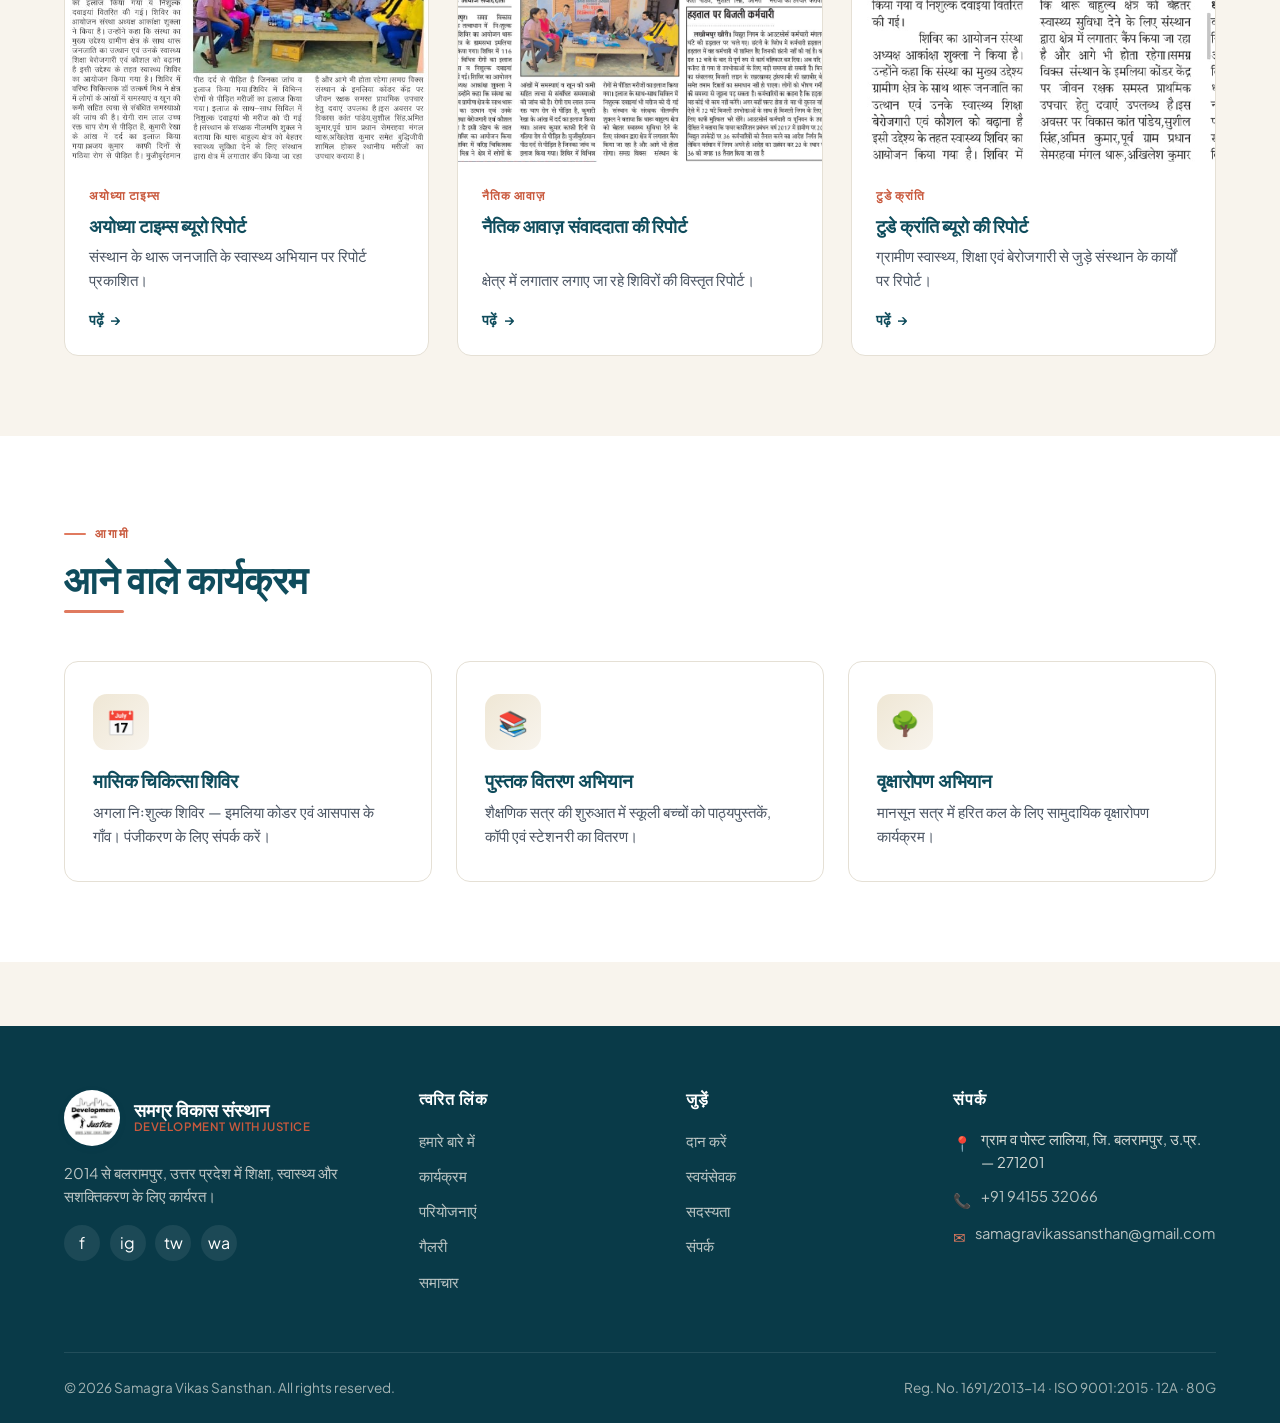
<file: news.html>
<!DOCTYPE html>
<html lang="hi">
<head>
  <meta charset="UTF-8" />
  <meta name="viewport" content="width=device-width, initial-scale=1.0" />
  <title>News & Events | Samagra Vikas Sansthan</title>
  <meta name="description" content="Latest news, events and media coverage of Samagra Vikas Sansthan's work in Balrampur." />
  <script>
    /* No-flicker language init — runs synchronously before body paints. */
    (function(){
      try {
        var l = localStorage.getItem('svs-lang') || 'hi';
        document.documentElement.setAttribute('data-lang', l);
        document.documentElement.lang = l === 'hi' ? 'hi' : 'en';
      } catch(e) {
        document.documentElement.setAttribute('data-lang', 'hi');
      }
    })();
  </script>
  <link rel="icon" type="image/jpeg" href="assets/images/logo.jpg" />
  <link rel="preconnect" href="https://fonts.googleapis.com" />
  <link rel="preconnect" href="https://fonts.gstatic.com" crossorigin />
  <link href="https://fonts.googleapis.com/css2?family=Fraunces:opsz,wght@9..144,400;9..144,500;9..144,600;9..144,700&family=Plus+Jakarta+Sans:wght@400;500;600;700&family=Tiro+Devanagari+Hindi:ital@0;1&display=swap" rel="stylesheet" />
  <link rel="stylesheet" href="assets/css/style.css" />
</head>
<body>

  <div class="topbar">
    <div class="container topbar-inner">
      <div class="topbar-left">
        <a href="tel:+919415532066">📞 +91 94155 32066</a>
        <a href="mailto:samagravikassansthan@gmail.com" class="hide-xs">✉ samagravikassansthan@gmail.com</a>
      </div>
      <div class="topbar-right">
        <span class="lang-hi">पंजी. क्र. 1691/2013-14 · ISO 9001:2015</span>
        <span class="lang-en">Reg. No. 1691/2013-14 · ISO 9001:2015</span>
      </div>
    </div>
  </div>

  <header class="header">
    <div class="container nav">
      <a href="index.html" class="brand">
        <img src="assets/images/logo.jpg" alt="" class="brand-logo" />
        <div class="brand-text">
          <span class="brand-name lang-hi">समग्र विकास संस्थान</span>
          <span class="brand-name lang-en">Samagra Vikas Sansthan</span>
          <span class="brand-tag">Development with Justice</span>
        </div>
      </a>
      <nav class="nav-links" aria-label="Primary">
        <a href="index.html"><span class="lang-hi">मुख्य पृष्ठ</span><span class="lang-en">Home</span></a>
        <a href="about.html"><span class="lang-hi">हमारे बारे में</span><span class="lang-en">About</span></a>
        <a href="programs.html"><span class="lang-hi">कार्यक्रम</span><span class="lang-en">Programs</span></a>
        <a href="projects.html"><span class="lang-hi">परियोजनाएं</span><span class="lang-en">Projects</span></a>
        <a href="gallery.html"><span class="lang-hi">गैलरी</span><span class="lang-en">Gallery</span></a>
        <a href="news.html" class="active"><span class="lang-hi">समाचार</span><span class="lang-en">News</span></a>
        <a href="get-involved.html"><span class="lang-hi">जुड़ें</span><span class="lang-en">Get Involved</span></a>
        <a href="contact.html"><span class="lang-hi">संपर्क</span><span class="lang-en">Contact</span></a>
      </nav>
      <div class="nav-cta">
        <div class="lang-toggle"><button data-lang="hi">हिं</button><button data-lang="en">EN</button></div>
        <a href="get-involved.html#donate" class="btn btn-primary"><span class="lang-hi">दान</span><span class="lang-en">Donate</span></a>
        <button class="menu-toggle" aria-label="Menu" aria-expanded="false">
          <svg viewBox="0 0 24 24" fill="none" stroke="currentColor" stroke-width="2"><path d="M4 6h16M4 12h16M4 18h16"/></svg>
        </button>
      </div>
    </div>
  </header>

  <section class="page-header">
    <div class="container">
      <div class="breadcrumb">
        <a href="index.html"><span class="lang-hi">मुख्य</span><span class="lang-en">Home</span></a> /
        <span class="lang-hi">समाचार</span><span class="lang-en">News</span>
      </div>
      <h1><span class="lang-hi">समाचार एवं कार्यक्रम</span><span class="lang-en">News & Events</span></h1>
      <p>
        <span class="lang-hi">हमारे काम पर मीडिया कवरेज, आगामी कार्यक्रम और घोषणाएँ।</span>
        <span class="lang-en">Media coverage of our work, upcoming events and announcements.</span>
      </p>
    </div>
  </section>

  <section class="section">
    <div class="container">

      <!-- Featured story -->
      <div class="news-feature reveal">
        <div class="news-feature-img"><img src="assets/images/media-1.jpg" alt="" /></div>
        <div class="news-feature-body">
          <div class="news-meta">
            <span class="lang-hi">मुख्य समाचार · रविवार</span>
            <span class="lang-en">Featured · Sunday</span>
          </div>
          <h2>
            <span class="lang-hi">थारू जनजाति के उत्थान में संस्था सदैव अग्रसर — आकांक्षा</span>
            <span class="lang-en">"Samagra Vikas Sansthan is steadfast in uplifting the Tharu tribe" — Akansha Shukla</span>
          </h2>
          <p>
            <span class="lang-hi">बलरामपुर — रविवार को समग्र विकास संस्थान के तत्वावधान में निःशुल्क चिकित्सा शिविर का आयोजन थारू बाहुल्य क्षेत्र के ग्रामसभा इमलिया कोडर में किया गया। शिविर में 116 मरीजों के विभिन्न रोगों का इलाज किया गया और निःशुल्क दवाएँ वितरित की गईं। संरक्षक नीलमणि शुक्ल ने बताया कि क्षेत्र को बेहतर स्वास्थ्य सुविधा देने के लिए संस्थान द्वारा क्षेत्र में लगातार कैंप किया जा रहा है।</span>
            <span class="lang-en">Balrampur — A free medical camp organised by Samagra Vikas Sansthan was held on Sunday in Imliya-Koder village in the Tharu-majority area. 116 patients received treatment for various ailments and free medicines were distributed. Patron Neelmani Shukla said the organisation continues to hold camps regularly to bring better healthcare to the region.</span>
          </p>
          <a href="#" class="btn btn-outline" style="width:fit-content; margin-top:1rem;"><span class="lang-hi">पूरा पढ़ें</span><span class="lang-en">Read full story</span></a>
        </div>
      </div>

      <!-- News grid -->
      <div class="news-grid">
        <article class="news-card reveal">
          <div class="news-img"><img src="assets/images/media-7.jpg" alt="" /></div>
          <div class="news-body">
            <div class="news-meta"><span class="lang-hi">आरोग्य मेला</span><span class="lang-en">Arogya Mela</span></div>
            <h3><span class="lang-hi">स्वास्थ्य मेले में 2358 मरीजों का उपचार</span><span class="lang-en">Health mela treats 2,358 patients</span></h3>
            <p><span class="lang-hi">मुख्यमंत्री आरोग्य स्वास्थ्य मेले में 1019 पुरुष, 764 महिलाएँ एवं 575 बच्चे शामिल हुए।</span><span class="lang-en">CM Arogya Mela saw 1,019 men, 764 women and 575 children served.</span></p>
            <a href="#" class="news-link"><span class="lang-hi">पढ़ें</span><span class="lang-en">Read more</span> →</a>
          </div>
        </article>

        <article class="news-card reveal">
          <div class="news-img"><img src="assets/images/media-5.jpg" alt="" /></div>
          <div class="news-body">
            <div class="news-meta"><span class="lang-hi">चिकित्सा शिविर</span><span class="lang-en">Medical Camp</span></div>
            <h3><span class="lang-hi">निःशुल्क शिविर में 46 मरीजों का उपचार</span><span class="lang-en">Free camp treats 46 patients</span></h3>
            <p><span class="lang-hi">डॉ. उत्कर्ष मिश्र के नेतृत्व में चिकित्सा टीम ने ग्रामीण क्षेत्र में सेवाएँ दीं।</span><span class="lang-en">A medical team led by Dr. Utkarsh Mishra delivered services in the rural belt.</span></p>
            <a href="#" class="news-link"><span class="lang-hi">पढ़ें</span><span class="lang-en">Read more</span> →</a>
          </div>
        </article>

        <article class="news-card reveal">
          <div class="news-img"><img src="assets/images/media-4.jpg" alt="" /></div>
          <div class="news-body">
            <div class="news-meta"><span class="lang-hi">हिंदुस्तान</span><span class="lang-en">Hindustan</span></div>
            <h3><span class="lang-hi">थारू बहुल इलाके में 116 मरीजों का इलाज</span><span class="lang-en">116 treated in Tharu-belt camp</span></h3>
            <p><span class="lang-hi">हिंदुस्तान दैनिक में संस्थान के स्वास्थ्य शिविर का विस्तृत कवरेज।</span><span class="lang-en">Hindustan daily featured detailed coverage of the camp.</span></p>
            <a href="#" class="news-link"><span class="lang-hi">पढ़ें</span><span class="lang-en">Read more</span> →</a>
          </div>
        </article>

        <article class="news-card reveal">
          <div class="news-img"><img src="assets/images/media-2.jpg" alt="" /></div>
          <div class="news-body">
            <div class="news-meta"><span class="lang-hi">अयोध्या टाइम्स</span><span class="lang-en">Ayodhya Times</span></div>
            <h3><span class="lang-hi">अयोध्या टाइम्स ब्यूरो रिपोर्ट</span><span class="lang-en">Ayodhya Times bureau report</span></h3>
            <p><span class="lang-hi">संस्थान के थारू जनजाति के स्वास्थ्य अभियान पर रिपोर्ट प्रकाशित।</span><span class="lang-en">Report published on the Tharu tribe health initiative.</span></p>
            <a href="#" class="news-link"><span class="lang-hi">पढ़ें</span><span class="lang-en">Read more</span> →</a>
          </div>
        </article>

        <article class="news-card reveal">
          <div class="news-img"><img src="assets/images/media-6.jpg" alt="" /></div>
          <div class="news-body">
            <div class="news-meta"><span class="lang-hi">नैतिक आवाज़</span><span class="lang-en">Naitik Awaaz</span></div>
            <h3><span class="lang-hi">नैतिक आवाज़ संवाददाता की रिपोर्ट</span><span class="lang-en">Naitik Awaaz correspondent's report</span></h3>
            <p><span class="lang-hi">क्षेत्र में लगातार लगाए जा रहे शिविरों की विस्तृत रिपोर्ट।</span><span class="lang-en">Detailed report on the ongoing camp series in the area.</span></p>
            <a href="#" class="news-link"><span class="lang-hi">पढ़ें</span><span class="lang-en">Read more</span> →</a>
          </div>
        </article>

        <article class="news-card reveal">
          <div class="news-img"><img src="assets/images/media-3.jpg" alt="" /></div>
          <div class="news-body">
            <div class="news-meta"><span class="lang-hi">टुडे क्रांति</span><span class="lang-en">Today Kranti</span></div>
            <h3><span class="lang-hi">टुडे क्रांति ब्यूरो की रिपोर्ट</span><span class="lang-en">Today Kranti bureau report</span></h3>
            <p><span class="lang-hi">ग्रामीण स्वास्थ्य, शिक्षा एवं बेरोजगारी से जुड़े संस्थान के कार्यों पर रिपोर्ट।</span><span class="lang-en">Report on the organisation's work in rural health, education and employment.</span></p>
            <a href="#" class="news-link"><span class="lang-hi">पढ़ें</span><span class="lang-en">Read more</span> →</a>
          </div>
        </article>

      </div>
    </div>
  </section>

  <!-- Upcoming events -->
  <section class="section about-preview">
    <div class="container">
      <div class="section-head reveal">
        <span class="eyebrow"><span class="lang-hi">आगामी</span><span class="lang-en">Upcoming</span></span>
        <h2><span class="lang-hi">आने वाले कार्यक्रम</span><span class="lang-en">Upcoming events</span></h2>
        <div class="divider"></div>
      </div>
      <div class="programs-grid">
        <div class="program-card reveal">
          <div class="program-icon">📅</div>
          <h3><span class="lang-hi">मासिक चिकित्सा शिविर</span><span class="lang-en">Monthly Medical Camp</span></h3>
          <p>
            <span class="lang-hi">अगला निःशुल्क शिविर — इमलिया कोडर एवं आसपास के गाँव। पंजीकरण के लिए संपर्क करें।</span>
            <span class="lang-en">Next free camp — Imliya-Koder and surrounding villages. Contact us to register.</span>
          </p>
        </div>
        <div class="program-card reveal">
          <div class="program-icon">📚</div>
          <h3><span class="lang-hi">पुस्तक वितरण अभियान</span><span class="lang-en">Book Distribution Drive</span></h3>
          <p>
            <span class="lang-hi">शैक्षणिक सत्र की शुरुआत में स्कूली बच्चों को पाठ्यपुस्तकें, कॉपी एवं स्टेशनरी का वितरण।</span>
            <span class="lang-en">Textbooks, notebooks and stationery for school children at session start.</span>
          </p>
        </div>
        <div class="program-card reveal">
          <div class="program-icon">🌳</div>
          <h3><span class="lang-hi">वृक्षारोपण अभियान</span><span class="lang-en">Tree Plantation Drive</span></h3>
          <p>
            <span class="lang-hi">मानसून सत्र में हरित कल के लिए सामुदायिक वृक्षारोपण कार्यक्रम।</span>
            <span class="lang-en">Community plantation programme during the monsoon for a greener tomorrow.</span>
          </p>
        </div>
      </div>
    </div>
  </section>

  <footer class="footer">
    <div class="container">
      <div class="footer-grid">
        <div class="footer-brand">
          <div class="brand">
            <img src="assets/images/logo.jpg" alt="" class="brand-logo" />
            <div class="brand-text">
              <span class="brand-name lang-hi">समग्र विकास संस्थान</span>
              <span class="brand-name lang-en">Samagra Vikas Sansthan</span>
              <span class="brand-tag">Development with Justice</span>
            </div>
          </div>
          <p><span class="lang-hi">2014 से बलरामपुर, उत्तर प्रदेश में शिक्षा, स्वास्थ्य और सशक्तिकरण के लिए कार्यरत।</span><span class="lang-en">Serving Balrampur, UP since 2014 — for education, health and empowerment.</span></p>
          <div class="social"><a href="#">f</a><a href="#">ig</a><a href="#">tw</a><a href="https://wa.me/919415532066">wa</a></div>
        </div>
        <div>
          <h4 class="lang-hi">त्वरित लिंक</h4><h4 class="lang-en">Quick Links</h4>
          <ul>
            <li><a href="about.html"><span class="lang-hi">हमारे बारे में</span><span class="lang-en">About Us</span></a></li>
            <li><a href="programs.html"><span class="lang-hi">कार्यक्रम</span><span class="lang-en">Programs</span></a></li>
            <li><a href="projects.html"><span class="lang-hi">परियोजनाएं</span><span class="lang-en">Projects</span></a></li>
            <li><a href="gallery.html"><span class="lang-hi">गैलरी</span><span class="lang-en">Gallery</span></a></li>
            <li><a href="news.html"><span class="lang-hi">समाचार</span><span class="lang-en">News</span></a></li>
          </ul>
        </div>
        <div>
          <h4 class="lang-hi">जुड़ें</h4><h4 class="lang-en">Engage</h4>
          <ul>
            <li><a href="get-involved.html#donate"><span class="lang-hi">दान करें</span><span class="lang-en">Donate</span></a></li>
            <li><a href="get-involved.html#volunteer"><span class="lang-hi">स्वयंसेवक</span><span class="lang-en">Volunteer</span></a></li>
            <li><a href="get-involved.html#member"><span class="lang-hi">सदस्यता</span><span class="lang-en">Membership</span></a></li>
            <li><a href="contact.html"><span class="lang-hi">संपर्क</span><span class="lang-en">Contact</span></a></li>
          </ul>
        </div>
        <div>
          <h4 class="lang-hi">संपर्क</h4><h4 class="lang-en">Contact</h4>
          <ul class="footer-contact">
            <li><span class="ic">📍</span><span><span class="lang-hi">ग्राम व पोस्ट लालिया, जि. बलरामपुर, उ.प्र. — 271201</span><span class="lang-en">Vill. & Post Laliya, Distt. Balrampur, UP — 271201</span></span></li>
            <li><span class="ic">📞</span> <a href="tel:+919415532066">+91 94155 32066</a></li>
            <li><span class="ic">✉</span> <a href="mailto:samagravikassansthan@gmail.com">samagravikassansthan@gmail.com</a></li>
          </ul>
        </div>
      </div>
      <div class="footer-bottom">
        <span>© <span id="current-year">2026</span> Samagra Vikas Sansthan. All rights reserved.</span>
        <span>Reg. No. 1691/2013-14 · ISO 9001:2015 · 12A · 80G</span>
      </div>
    </div>
  </footer>

  <a class="whatsapp-float" href="https://wa.me/919415532066" target="_blank" rel="noopener" aria-label="WhatsApp">
    <svg viewBox="0 0 24 24" fill="currentColor"><path d="M17.6 14.3c-.3-.1-1.7-.8-2-.9-.3-.1-.5-.1-.6.1-.2.3-.7.9-.9 1.1-.2.2-.3.2-.6.1-.3-.1-1.3-.5-2.5-1.5-.9-.8-1.6-1.8-1.7-2.1-.2-.3 0-.5.1-.6.1-.1.3-.4.4-.5.1-.2.2-.3.3-.5.1-.2 0-.4 0-.5-.1-.1-.6-1.5-.9-2.1-.2-.5-.5-.5-.6-.5h-.6c-.2 0-.5.1-.7.4-.3.3-1 1-1 2.4 0 1.4 1 2.8 1.2 3 .2.2 2 3.1 4.9 4.3.7.3 1.2.5 1.6.6.7.2 1.3.2 1.8.1.5-.1 1.7-.7 2-1.4.2-.7.2-1.2.2-1.4-.1-.1-.3-.2-.6-.3zM12 2C6.5 2 2 6.5 2 12c0 1.7.4 3.4 1.3 4.9L2 22l5.3-1.4c1.4.8 3 1.2 4.7 1.2 5.5 0 10-4.5 10-10S17.5 2 12 2zm0 18c-1.5 0-3-.4-4.3-1.2l-.3-.2-3.2.8.9-3.1-.2-.3C4 14.8 3.6 13.4 3.6 12 3.6 7.4 7.4 3.6 12 3.6c4.6 0 8.4 3.8 8.4 8.4 0 4.6-3.8 8-8.4 8z"/></svg>
  </a>

  <script src="assets/js/script.js"></script>
</body>
</html>
</file>
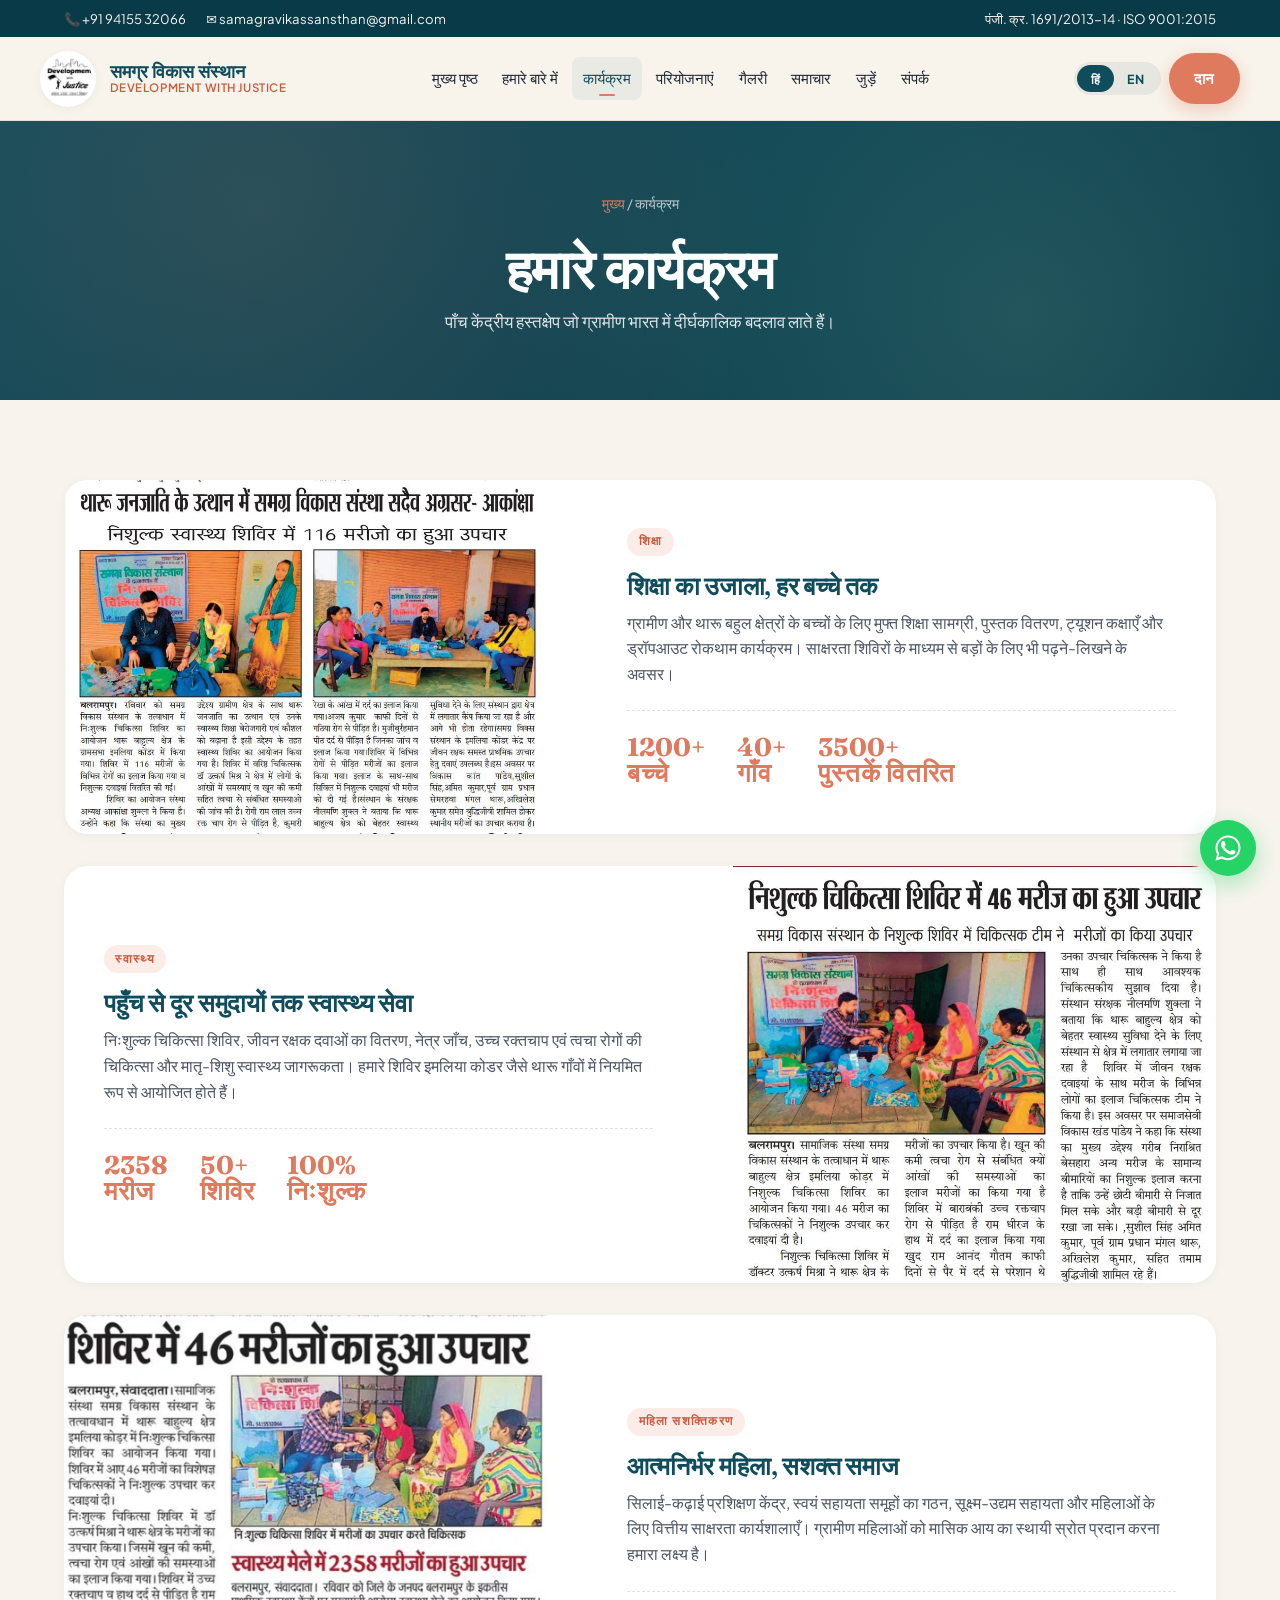
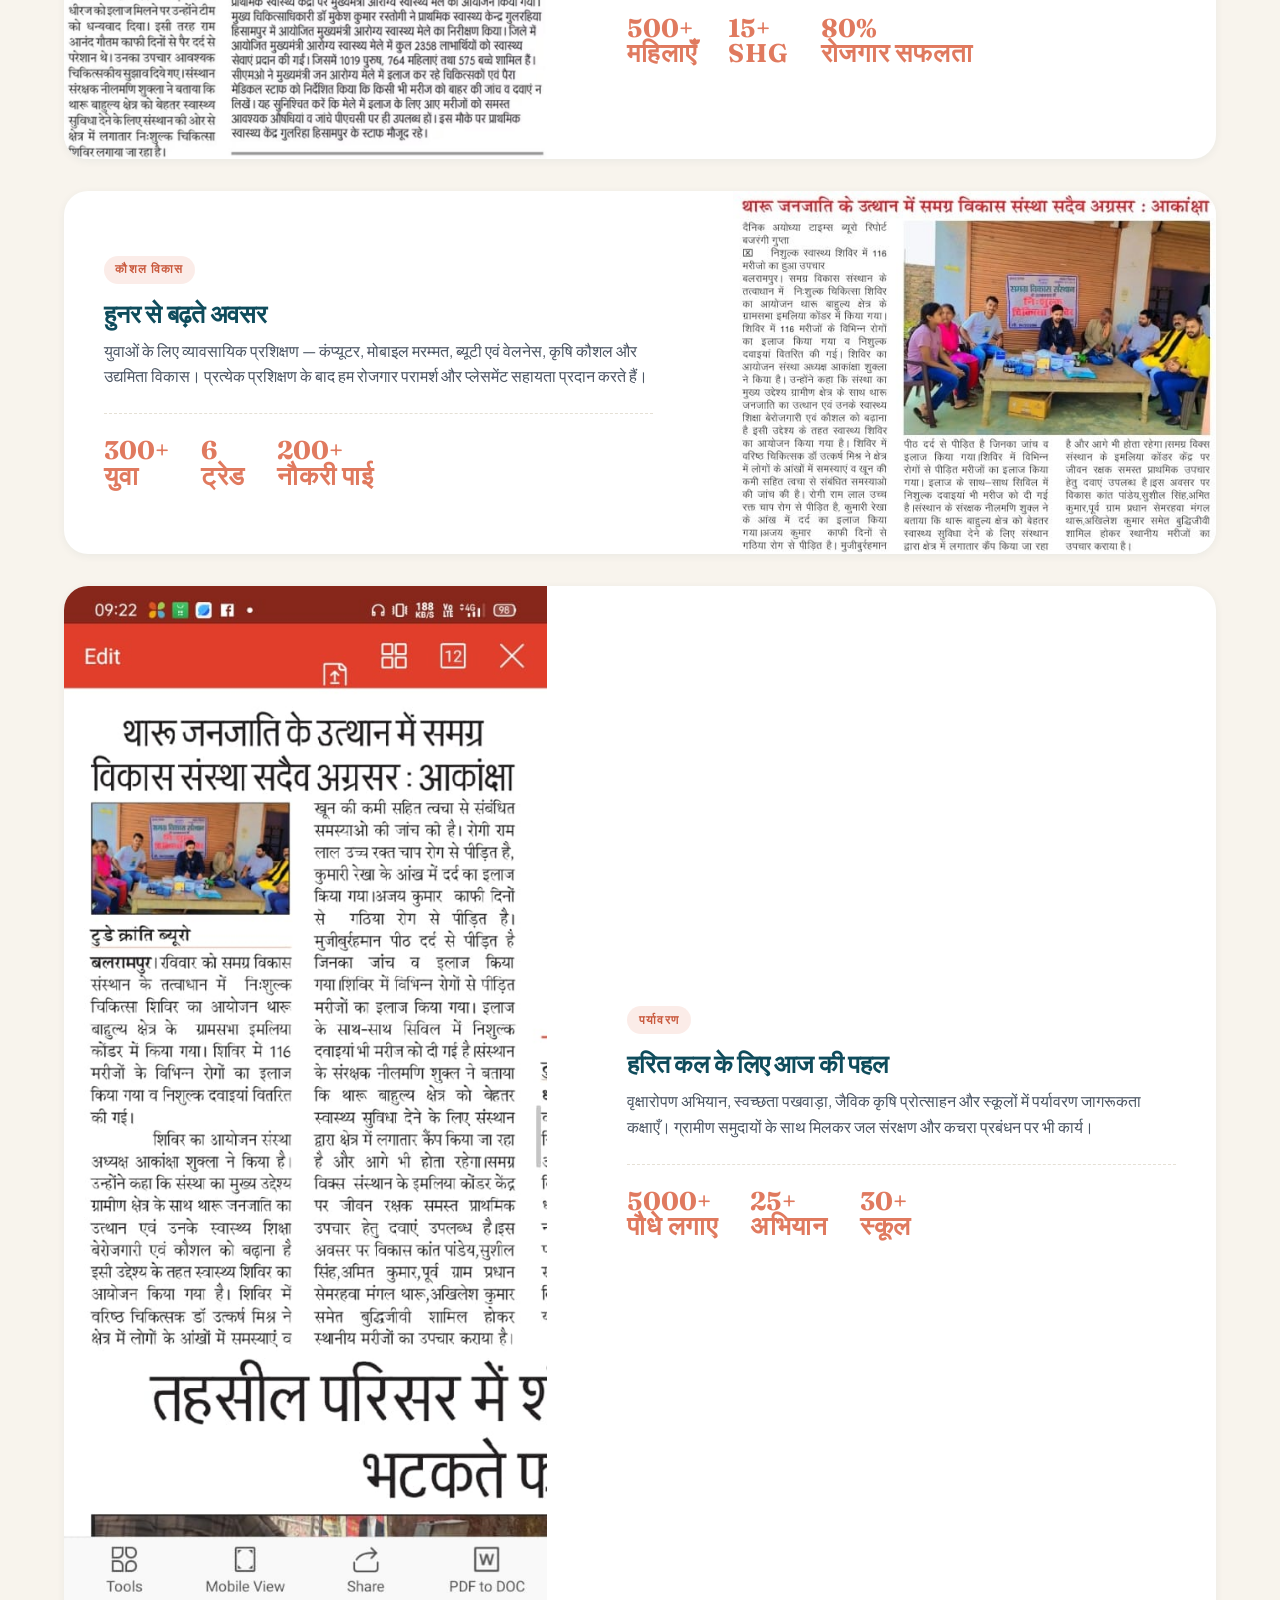
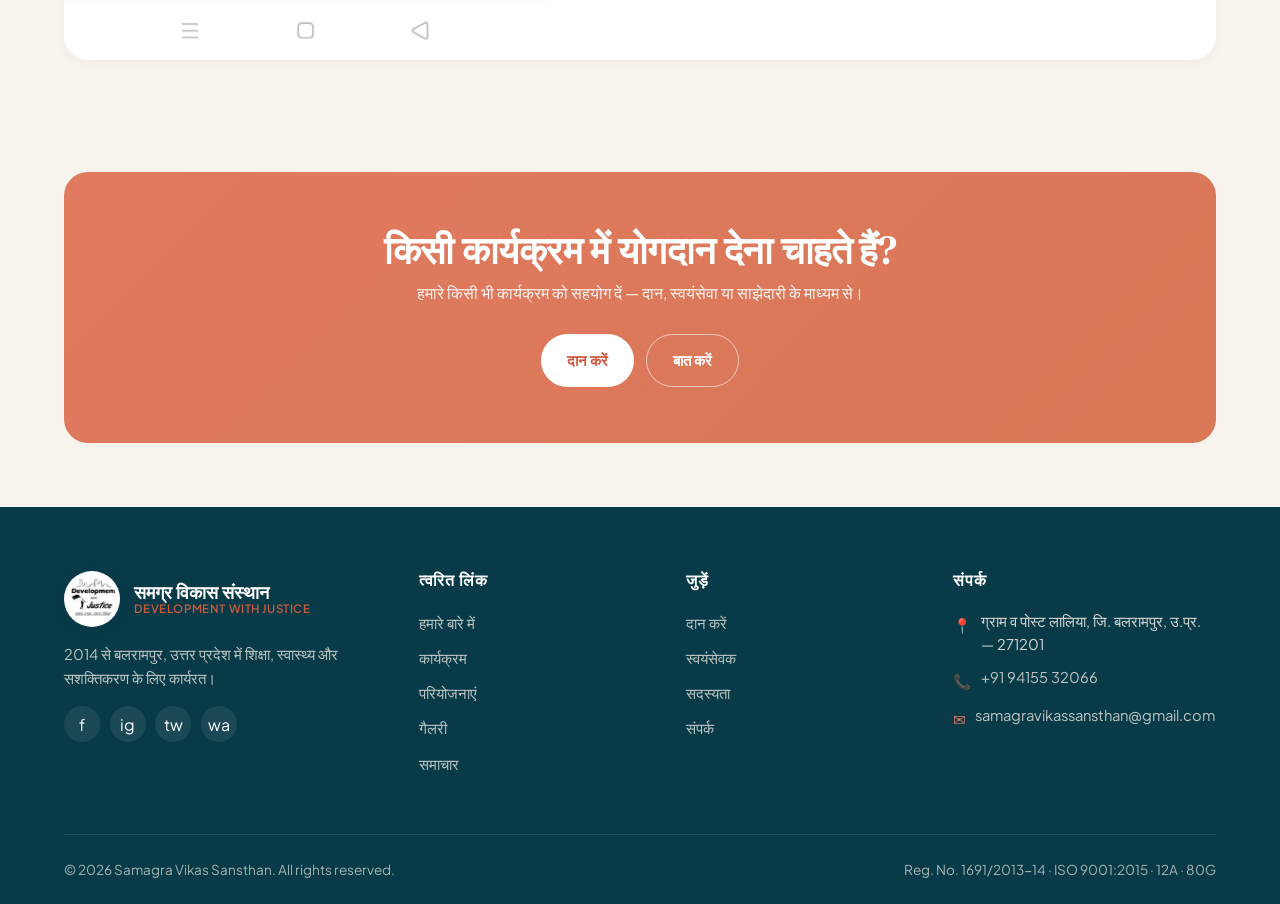
<file: programs.html>
<!DOCTYPE html>
<html lang="hi">
<head>
  <meta charset="UTF-8" />
  <meta name="viewport" content="width=device-width, initial-scale=1.0" />
  <title>Programs | Samagra Vikas Sansthan</title>
  <meta name="description" content="Our core programs — Education, Health, Women Empowerment, Skill Development and Environment." />
  <script>
    /* No-flicker language init — runs synchronously before body paints. */
    (function(){
      try {
        var l = localStorage.getItem('svs-lang') || 'hi';
        document.documentElement.setAttribute('data-lang', l);
        document.documentElement.lang = l === 'hi' ? 'hi' : 'en';
      } catch(e) {
        document.documentElement.setAttribute('data-lang', 'hi');
      }
    })();
  </script>
  <link rel="icon" type="image/jpeg" href="assets/images/logo.jpg" />
  <link rel="preconnect" href="https://fonts.googleapis.com" />
  <link rel="preconnect" href="https://fonts.gstatic.com" crossorigin />
  <link href="https://fonts.googleapis.com/css2?family=Fraunces:opsz,wght@9..144,400;9..144,500;9..144,600;9..144,700&family=Plus+Jakarta+Sans:wght@400;500;600;700&family=Tiro+Devanagari+Hindi:ital@0;1&display=swap" rel="stylesheet" />
  <link rel="stylesheet" href="assets/css/style.css" />
</head>
<body>

  <div class="topbar">
    <div class="container topbar-inner">
      <div class="topbar-left">
        <a href="tel:+919415532066">📞 +91 94155 32066</a>
        <a href="mailto:samagravikassansthan@gmail.com" class="hide-xs">✉ samagravikassansthan@gmail.com</a>
      </div>
      <div class="topbar-right">
        <span class="lang-hi">पंजी. क्र. 1691/2013-14 · ISO 9001:2015</span>
        <span class="lang-en">Reg. No. 1691/2013-14 · ISO 9001:2015</span>
      </div>
    </div>
  </div>

  <header class="header">
    <div class="container nav">
      <a href="index.html" class="brand">
        <img src="assets/images/logo.jpg" alt="" class="brand-logo" />
        <div class="brand-text">
          <span class="brand-name lang-hi">समग्र विकास संस्थान</span>
          <span class="brand-name lang-en">Samagra Vikas Sansthan</span>
          <span class="brand-tag">Development with Justice</span>
        </div>
      </a>
      <nav class="nav-links" aria-label="Primary">
        <a href="index.html"><span class="lang-hi">मुख्य पृष्ठ</span><span class="lang-en">Home</span></a>
        <a href="about.html"><span class="lang-hi">हमारे बारे में</span><span class="lang-en">About</span></a>
        <a href="programs.html" class="active"><span class="lang-hi">कार्यक्रम</span><span class="lang-en">Programs</span></a>
        <a href="projects.html"><span class="lang-hi">परियोजनाएं</span><span class="lang-en">Projects</span></a>
        <a href="gallery.html"><span class="lang-hi">गैलरी</span><span class="lang-en">Gallery</span></a>
        <a href="news.html"><span class="lang-hi">समाचार</span><span class="lang-en">News</span></a>
        <a href="get-involved.html"><span class="lang-hi">जुड़ें</span><span class="lang-en">Get Involved</span></a>
        <a href="contact.html"><span class="lang-hi">संपर्क</span><span class="lang-en">Contact</span></a>
      </nav>
      <div class="nav-cta">
        <div class="lang-toggle"><button data-lang="hi">हिं</button><button data-lang="en">EN</button></div>
        <a href="get-involved.html#donate" class="btn btn-primary"><span class="lang-hi">दान</span><span class="lang-en">Donate</span></a>
        <button class="menu-toggle" aria-label="Menu" aria-expanded="false">
          <svg viewBox="0 0 24 24" fill="none" stroke="currentColor" stroke-width="2"><path d="M4 6h16M4 12h16M4 18h16"/></svg>
        </button>
      </div>
    </div>
  </header>

  <section class="page-header">
    <div class="container">
      <div class="breadcrumb">
        <a href="index.html"><span class="lang-hi">मुख्य</span><span class="lang-en">Home</span></a> /
        <span class="lang-hi">कार्यक्रम</span><span class="lang-en">Programs</span>
      </div>
      <h1><span class="lang-hi">हमारे कार्यक्रम</span><span class="lang-en">Our Programs</span></h1>
      <p>
        <span class="lang-hi">पाँच केंद्रीय हस्तक्षेप जो ग्रामीण भारत में दीर्घकालिक बदलाव लाते हैं।</span>
        <span class="lang-en">Five core interventions that drive lasting change in rural India.</span>
      </p>
    </div>
  </section>

  <!-- All programs in detail -->
  <section class="section">
    <div class="container">
      <div class="project-list">

        <!-- Education -->
        <article class="project-row reveal" id="education">
          <div class="project-img"><img src="assets/images/media-1.jpg" alt="Education" /></div>
          <div class="project-body">
            <span class="tag"><span class="lang-hi">शिक्षा</span><span class="lang-en">Education</span></span>
            <h3><span class="lang-hi">शिक्षा का उजाला, हर बच्चे तक</span><span class="lang-en">Light of learning, for every child</span></h3>
            <p>
              <span class="lang-hi">ग्रामीण और थारू बहुल क्षेत्रों के बच्चों के लिए मुफ्त शिक्षा सामग्री, पुस्तक वितरण, ट्यूशन कक्षाएँ और ड्रॉपआउट रोकथाम कार्यक्रम। साक्षरता शिविरों के माध्यम से बड़ों के लिए भी पढ़ने-लिखने के अवसर।</span>
              <span class="lang-en">Free learning material, book drives, after-school tutoring and drop-out prevention for children in rural and Tharu villages — plus adult literacy camps for those who never had the chance.</span>
            </p>
            <div class="project-stats">
              <div><span>1200+</span><small><span class="lang-hi">बच्चे</span><span class="lang-en">Children</span></small></div>
              <div><span>40+</span><small><span class="lang-hi">गाँव</span><span class="lang-en">Villages</span></small></div>
              <div><span>3500+</span><small><span class="lang-hi">पुस्तकें वितरित</span><span class="lang-en">Books distributed</span></small></div>
            </div>
          </div>
        </article>

        <!-- Health -->
        <article class="project-row reveal" id="health">
          <div class="project-img"><img src="assets/images/media-5.jpg" alt="Health" /></div>
          <div class="project-body">
            <span class="tag"><span class="lang-hi">स्वास्थ्य</span><span class="lang-en">Health</span></span>
            <h3><span class="lang-hi">पहुँच से दूर समुदायों तक स्वास्थ्य सेवा</span><span class="lang-en">Healthcare for the hard-to-reach</span></h3>
            <p>
              <span class="lang-hi">निःशुल्क चिकित्सा शिविर, जीवन रक्षक दवाओं का वितरण, नेत्र जाँच, उच्च रक्तचाप एवं त्वचा रोगों की चिकित्सा और मातृ-शिशु स्वास्थ्य जागरूकता। हमारे शिविर इमलिया कोडर जैसे थारू गाँवों में नियमित रूप से आयोजित होते हैं।</span>
              <span class="lang-en">Free medical camps, distribution of essential medicines, eye check-ups, BP screening, skin disease treatment and maternal-child health awareness — held regularly in Tharu villages like Imliya-Koder.</span>
            </p>
            <div class="project-stats">
              <div><span>2358</span><small><span class="lang-hi">मरीज</span><span class="lang-en">Patients</span></small></div>
              <div><span>50+</span><small><span class="lang-hi">शिविर</span><span class="lang-en">Camps</span></small></div>
              <div><span>100%</span><small><span class="lang-hi">निःशुल्क</span><span class="lang-en">Free</span></small></div>
            </div>
          </div>
        </article>

        <!-- Women Empowerment -->
        <article class="project-row reveal" id="women">
          <div class="project-img"><img src="assets/images/media-7.jpg" alt="Women empowerment" /></div>
          <div class="project-body">
            <span class="tag"><span class="lang-hi">महिला सशक्तिकरण</span><span class="lang-en">Women Empowerment</span></span>
            <h3><span class="lang-hi">आत्मनिर्भर महिला, सशक्त समाज</span><span class="lang-en">Self-reliant women, stronger society</span></h3>
            <p>
              <span class="lang-hi">सिलाई-कढ़ाई प्रशिक्षण केंद्र, स्वयं सहायता समूहों का गठन, सूक्ष्म-उद्यम सहायता और महिलाओं के लिए वित्तीय साक्षरता कार्यशालाएँ। ग्रामीण महिलाओं को मासिक आय का स्थायी स्रोत प्रदान करना हमारा लक्ष्य है।</span>
              <span class="lang-en">Stitching and tailoring centres, self-help group formation, micro-enterprise support and financial literacy workshops — designed to put a steady monthly income within reach of every rural woman we work with.</span>
            </p>
            <div class="project-stats">
              <div><span>500+</span><small><span class="lang-hi">महिलाएँ</span><span class="lang-en">Women</span></small></div>
              <div><span>15+</span><small><span class="lang-hi">SHG</span><span class="lang-en">SHGs</span></small></div>
              <div><span>80%</span><small><span class="lang-hi">रोजगार सफलता</span><span class="lang-en">Placement</span></small></div>
            </div>
          </div>
        </article>

        <!-- Skill Development -->
        <article class="project-row reveal" id="skills">
          <div class="project-img"><img src="assets/images/media-2.jpg" alt="Skill development" /></div>
          <div class="project-body">
            <span class="tag"><span class="lang-hi">कौशल विकास</span><span class="lang-en">Skill Development</span></span>
            <h3><span class="lang-hi">हुनर से बढ़ते अवसर</span><span class="lang-en">Skills that open doors</span></h3>
            <p>
              <span class="lang-hi">युवाओं के लिए व्यावसायिक प्रशिक्षण — कंप्यूटर, मोबाइल मरम्मत, ब्यूटी एवं वेलनेस, कृषि कौशल और उद्यमिता विकास। प्रत्येक प्रशिक्षण के बाद हम रोजगार परामर्श और प्लेसमेंट सहायता प्रदान करते हैं।</span>
              <span class="lang-en">Vocational training in computer skills, mobile repair, beauty & wellness, agriculture skills and entrepreneurship — followed by career counselling and placement support.</span>
            </p>
            <div class="project-stats">
              <div><span>300+</span><small><span class="lang-hi">युवा</span><span class="lang-en">Youth</span></small></div>
              <div><span>6</span><small><span class="lang-hi">ट्रेड</span><span class="lang-en">Trades</span></small></div>
              <div><span>200+</span><small><span class="lang-hi">नौकरी पाई</span><span class="lang-en">Placed</span></small></div>
            </div>
          </div>
        </article>

        <!-- Environment -->
        <article class="project-row reveal" id="environment">
          <div class="project-img"><img src="assets/images/media-3.jpg" alt="Environment" /></div>
          <div class="project-body">
            <span class="tag"><span class="lang-hi">पर्यावरण</span><span class="lang-en">Environment</span></span>
            <h3><span class="lang-hi">हरित कल के लिए आज की पहल</span><span class="lang-en">Today's steps for a greener tomorrow</span></h3>
            <p>
              <span class="lang-hi">वृक्षारोपण अभियान, स्वच्छता पखवाड़ा, जैविक कृषि प्रोत्साहन और स्कूलों में पर्यावरण जागरूकता कक्षाएँ। ग्रामीण समुदायों के साथ मिलकर जल संरक्षण और कचरा प्रबंधन पर भी कार्य।</span>
              <span class="lang-en">Tree-plantation drives, sanitation fortnights, organic farming promotion and school-based environment awareness — alongside community-led water conservation and waste management.</span>
            </p>
            <div class="project-stats">
              <div><span>5000+</span><small><span class="lang-hi">पौधे लगाए</span><span class="lang-en">Saplings</span></small></div>
              <div><span>25+</span><small><span class="lang-hi">अभियान</span><span class="lang-en">Drives</span></small></div>
              <div><span>30+</span><small><span class="lang-hi">स्कूल</span><span class="lang-en">Schools</span></small></div>
            </div>
          </div>
        </article>

      </div>
    </div>
  </section>

  <!-- CTA -->
  <section class="container">
    <div class="cta-band reveal">
      <h2><span class="lang-hi">किसी कार्यक्रम में योगदान देना चाहते हैं?</span><span class="lang-en">Want to contribute to a programme?</span></h2>
      <p><span class="lang-hi">हमारे किसी भी कार्यक्रम को सहयोग दें — दान, स्वयंसेवा या साझेदारी के माध्यम से।</span><span class="lang-en">Support any programme — through donation, volunteering or partnership.</span></p>
      <div class="hero-cta" style="justify-content:center;">
        <a href="get-involved.html#donate" class="btn btn-primary"><span class="lang-hi">दान करें</span><span class="lang-en">Donate</span></a>
        <a href="contact.html" class="btn btn-outline"><span class="lang-hi">बात करें</span><span class="lang-en">Talk to us</span></a>
      </div>
    </div>
  </section>

  <footer class="footer">
    <div class="container">
      <div class="footer-grid">
        <div class="footer-brand">
          <div class="brand">
            <img src="assets/images/logo.jpg" alt="" class="brand-logo" />
            <div class="brand-text">
              <span class="brand-name lang-hi">समग्र विकास संस्थान</span>
              <span class="brand-name lang-en">Samagra Vikas Sansthan</span>
              <span class="brand-tag">Development with Justice</span>
            </div>
          </div>
          <p><span class="lang-hi">2014 से बलरामपुर, उत्तर प्रदेश में शिक्षा, स्वास्थ्य और सशक्तिकरण के लिए कार्यरत।</span><span class="lang-en">Serving Balrampur, UP since 2014 — for education, health and empowerment.</span></p>
          <div class="social"><a href="#">f</a><a href="#">ig</a><a href="#">tw</a><a href="https://wa.me/919415532066">wa</a></div>
        </div>
        <div>
          <h4 class="lang-hi">त्वरित लिंक</h4><h4 class="lang-en">Quick Links</h4>
          <ul>
            <li><a href="about.html"><span class="lang-hi">हमारे बारे में</span><span class="lang-en">About Us</span></a></li>
            <li><a href="programs.html"><span class="lang-hi">कार्यक्रम</span><span class="lang-en">Programs</span></a></li>
            <li><a href="projects.html"><span class="lang-hi">परियोजनाएं</span><span class="lang-en">Projects</span></a></li>
            <li><a href="gallery.html"><span class="lang-hi">गैलरी</span><span class="lang-en">Gallery</span></a></li>
            <li><a href="news.html"><span class="lang-hi">समाचार</span><span class="lang-en">News</span></a></li>
          </ul>
        </div>
        <div>
          <h4 class="lang-hi">जुड़ें</h4><h4 class="lang-en">Engage</h4>
          <ul>
            <li><a href="get-involved.html#donate"><span class="lang-hi">दान करें</span><span class="lang-en">Donate</span></a></li>
            <li><a href="get-involved.html#volunteer"><span class="lang-hi">स्वयंसेवक</span><span class="lang-en">Volunteer</span></a></li>
            <li><a href="get-involved.html#member"><span class="lang-hi">सदस्यता</span><span class="lang-en">Membership</span></a></li>
            <li><a href="contact.html"><span class="lang-hi">संपर्क</span><span class="lang-en">Contact</span></a></li>
          </ul>
        </div>
        <div>
          <h4 class="lang-hi">संपर्क</h4><h4 class="lang-en">Contact</h4>
          <ul class="footer-contact">
            <li><span class="ic">📍</span><span><span class="lang-hi">ग्राम व पोस्ट लालिया, जि. बलरामपुर, उ.प्र. — 271201</span><span class="lang-en">Vill. & Post Laliya, Distt. Balrampur, UP — 271201</span></span></li>
            <li><span class="ic">📞</span> <a href="tel:+919415532066">+91 94155 32066</a></li>
            <li><span class="ic">✉</span> <a href="mailto:samagravikassansthan@gmail.com">samagravikassansthan@gmail.com</a></li>
          </ul>
        </div>
      </div>
      <div class="footer-bottom">
        <span>© <span id="current-year">2026</span> Samagra Vikas Sansthan. All rights reserved.</span>
        <span>Reg. No. 1691/2013-14 · ISO 9001:2015 · 12A · 80G</span>
      </div>
    </div>
  </footer>

  <a class="whatsapp-float" href="https://wa.me/919415532066" target="_blank" rel="noopener" aria-label="WhatsApp">
    <svg viewBox="0 0 24 24" fill="currentColor"><path d="M17.6 14.3c-.3-.1-1.7-.8-2-.9-.3-.1-.5-.1-.6.1-.2.3-.7.9-.9 1.1-.2.2-.3.2-.6.1-.3-.1-1.3-.5-2.5-1.5-.9-.8-1.6-1.8-1.7-2.1-.2-.3 0-.5.1-.6.1-.1.3-.4.4-.5.1-.2.2-.3.3-.5.1-.2 0-.4 0-.5-.1-.1-.6-1.5-.9-2.1-.2-.5-.5-.5-.6-.5h-.6c-.2 0-.5.1-.7.4-.3.3-1 1-1 2.4 0 1.4 1 2.8 1.2 3 .2.2 2 3.1 4.9 4.3.7.3 1.2.5 1.6.6.7.2 1.3.2 1.8.1.5-.1 1.7-.7 2-1.4.2-.7.2-1.2.2-1.4-.1-.1-.3-.2-.6-.3zM12 2C6.5 2 2 6.5 2 12c0 1.7.4 3.4 1.3 4.9L2 22l5.3-1.4c1.4.8 3 1.2 4.7 1.2 5.5 0 10-4.5 10-10S17.5 2 12 2zm0 18c-1.5 0-3-.4-4.3-1.2l-.3-.2-3.2.8.9-3.1-.2-.3C4 14.8 3.6 13.4 3.6 12 3.6 7.4 7.4 3.6 12 3.6c4.6 0 8.4 3.8 8.4 8.4 0 4.6-3.8 8-8.4 8z"/></svg>
  </a>

  <script src="assets/js/script.js"></script>
</body>
</html>
</file>
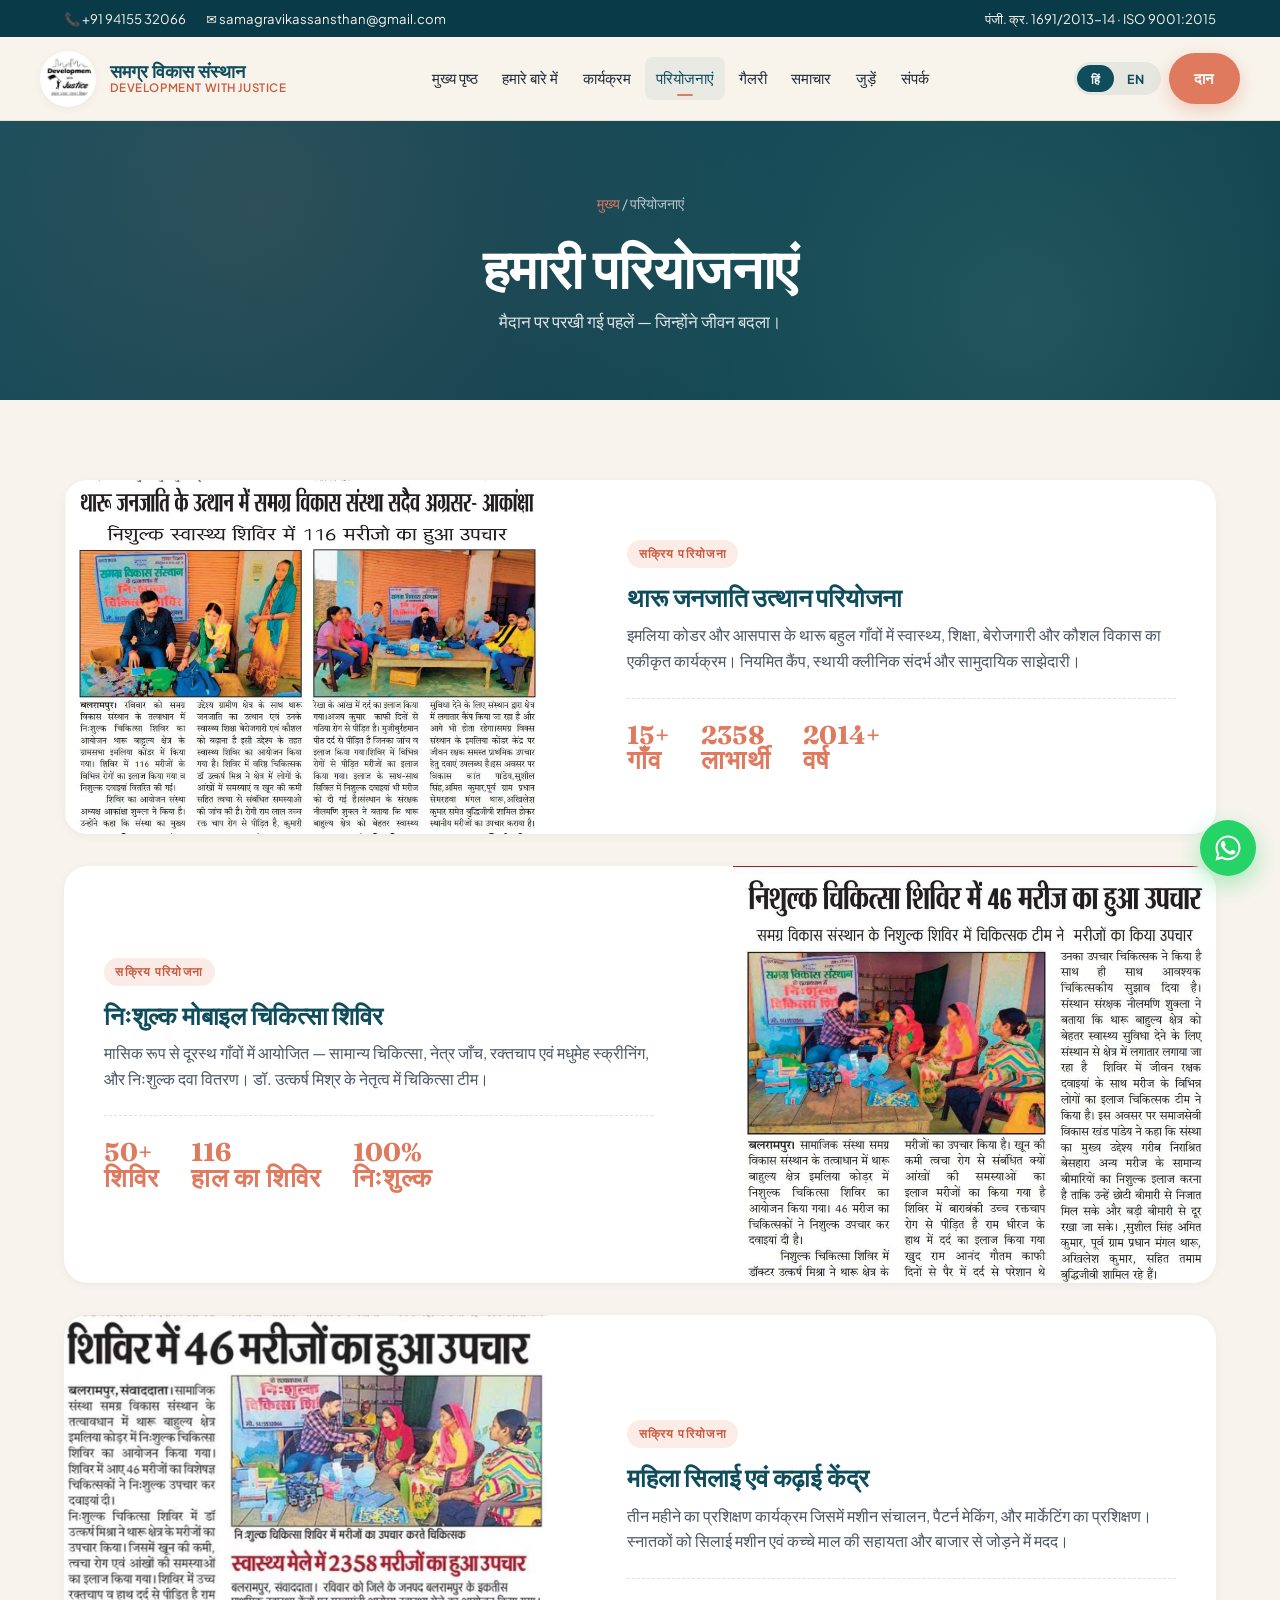
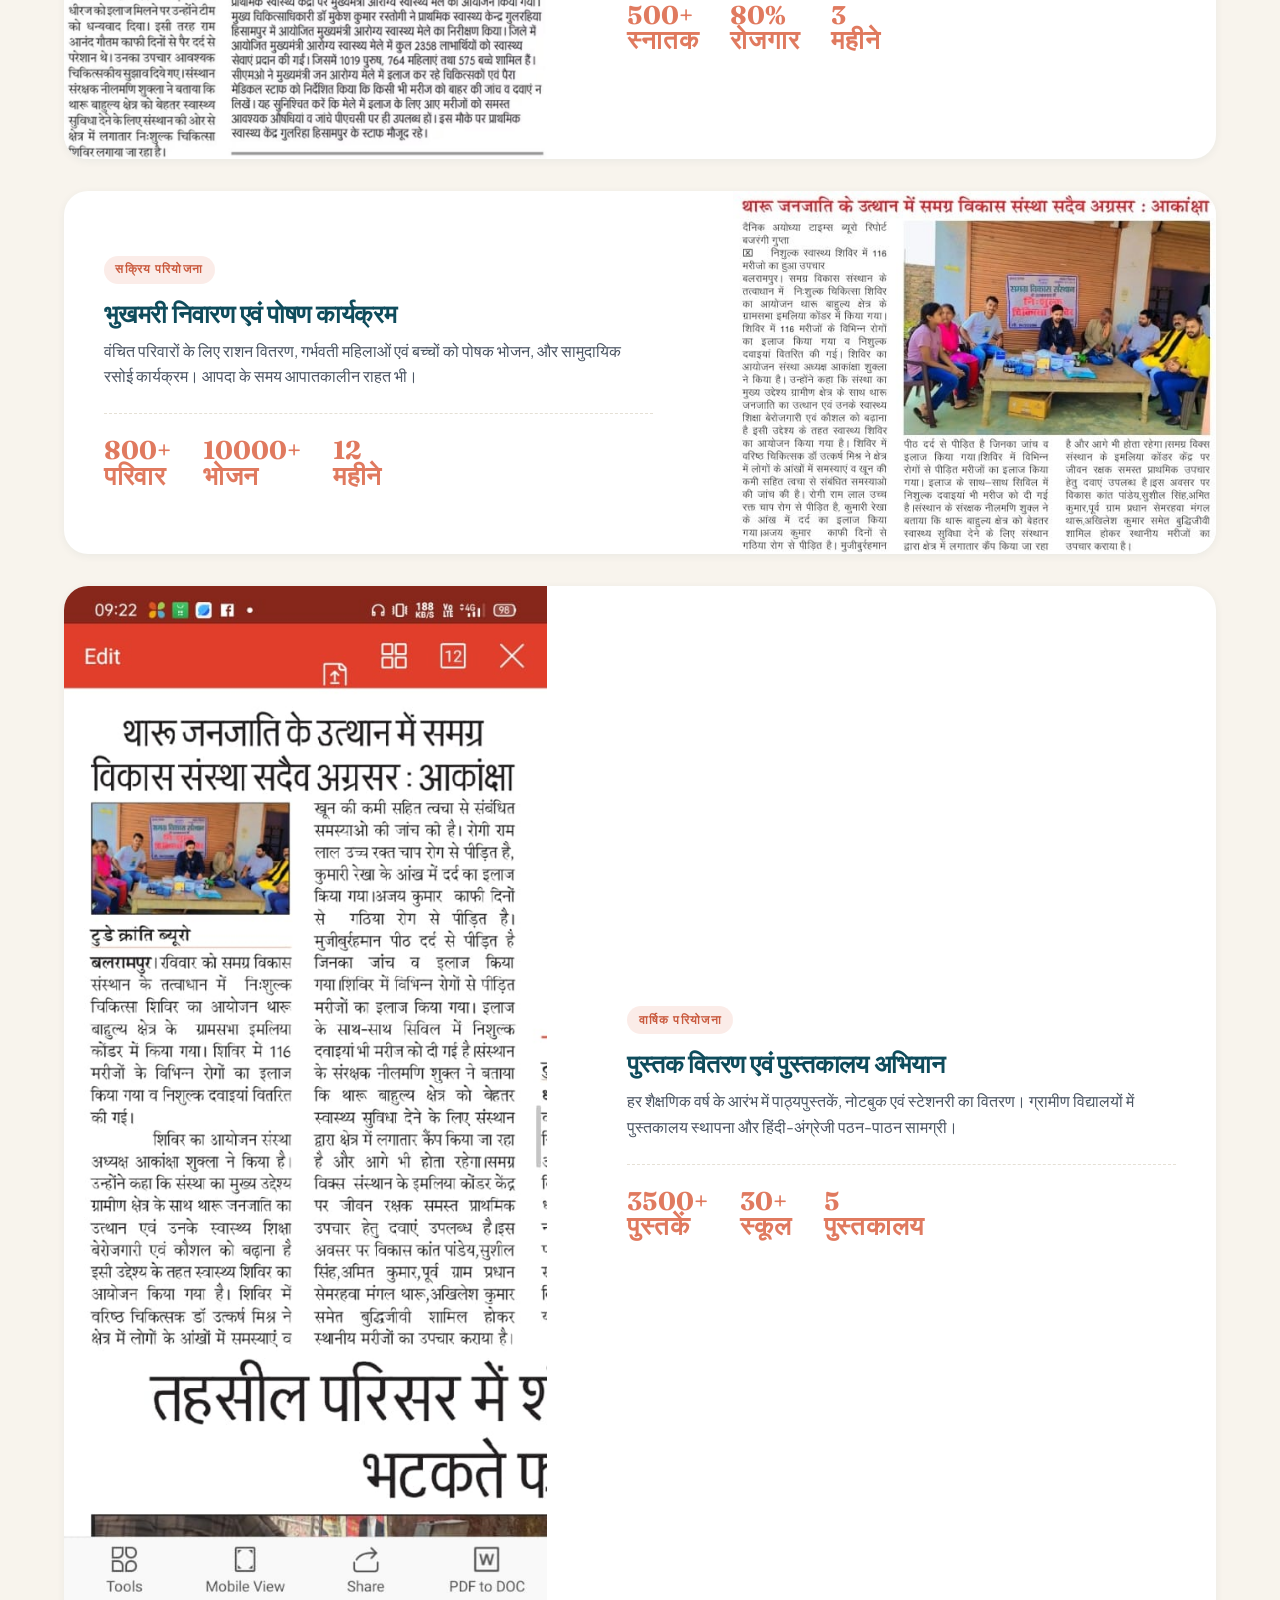
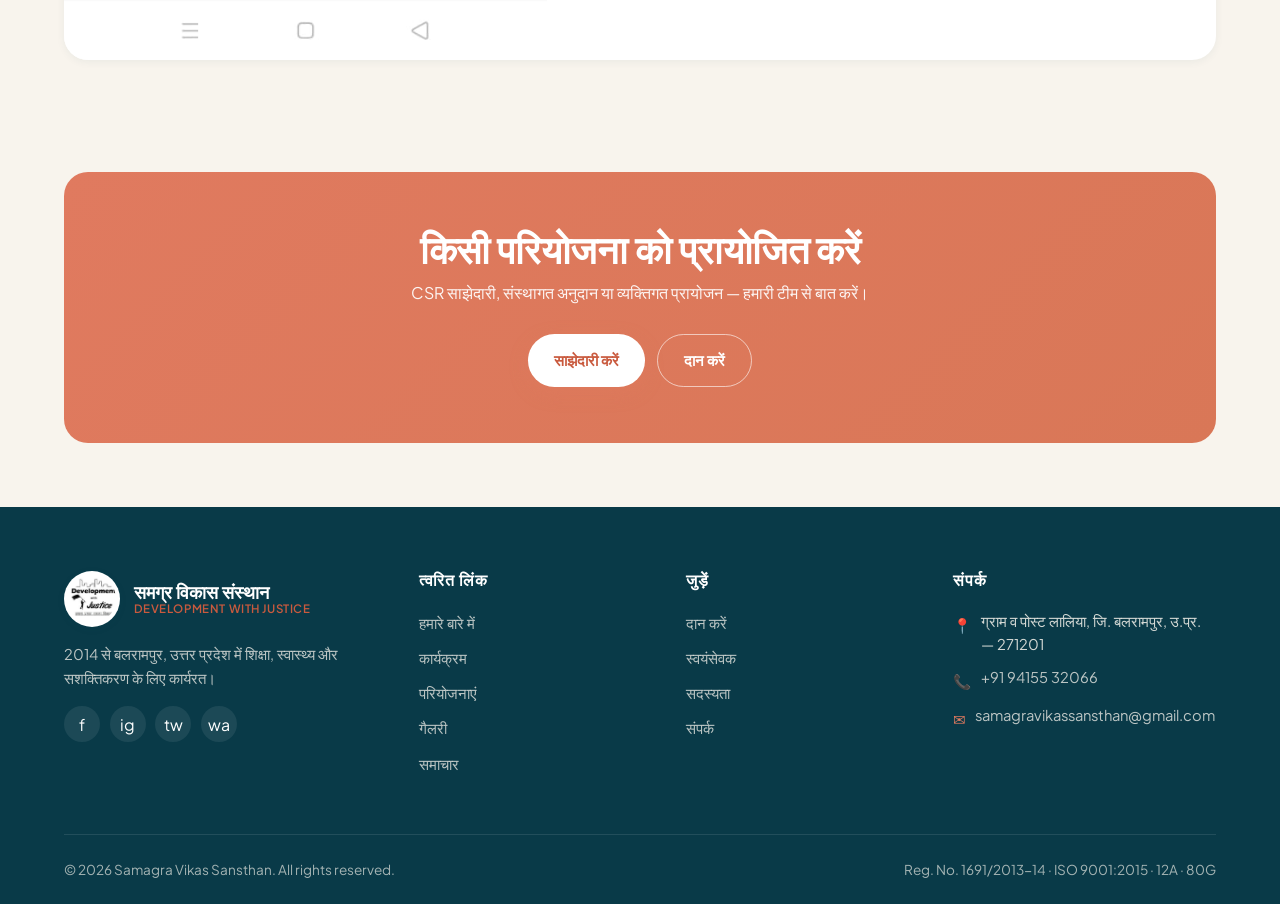
<file: projects.html>
<!DOCTYPE html>
<html lang="hi">
<head>
  <meta charset="UTF-8" />
  <meta name="viewport" content="width=device-width, initial-scale=1.0" />
  <title>Projects | Samagra Vikas Sansthan</title>
  <meta name="description" content="Ongoing and past projects of Samagra Vikas Sansthan — field-tested initiatives that improve lives." />
  <script>
    /* No-flicker language init — runs synchronously before body paints. */
    (function(){
      try {
        var l = localStorage.getItem('svs-lang') || 'hi';
        document.documentElement.setAttribute('data-lang', l);
        document.documentElement.lang = l === 'hi' ? 'hi' : 'en';
      } catch(e) {
        document.documentElement.setAttribute('data-lang', 'hi');
      }
    })();
  </script>
  <link rel="icon" type="image/jpeg" href="assets/images/logo.jpg" />
  <link rel="preconnect" href="https://fonts.googleapis.com" />
  <link rel="preconnect" href="https://fonts.gstatic.com" crossorigin />
  <link href="https://fonts.googleapis.com/css2?family=Fraunces:opsz,wght@9..144,400;9..144,500;9..144,600;9..144,700&family=Plus+Jakarta+Sans:wght@400;500;600;700&family=Tiro+Devanagari+Hindi:ital@0;1&display=swap" rel="stylesheet" />
  <link rel="stylesheet" href="assets/css/style.css" />
</head>
<body>

  <div class="topbar">
    <div class="container topbar-inner">
      <div class="topbar-left">
        <a href="tel:+919415532066">📞 +91 94155 32066</a>
        <a href="mailto:samagravikassansthan@gmail.com" class="hide-xs">✉ samagravikassansthan@gmail.com</a>
      </div>
      <div class="topbar-right">
        <span class="lang-hi">पंजी. क्र. 1691/2013-14 · ISO 9001:2015</span>
        <span class="lang-en">Reg. No. 1691/2013-14 · ISO 9001:2015</span>
      </div>
    </div>
  </div>

  <header class="header">
    <div class="container nav">
      <a href="index.html" class="brand">
        <img src="assets/images/logo.jpg" alt="" class="brand-logo" />
        <div class="brand-text">
          <span class="brand-name lang-hi">समग्र विकास संस्थान</span>
          <span class="brand-name lang-en">Samagra Vikas Sansthan</span>
          <span class="brand-tag">Development with Justice</span>
        </div>
      </a>
      <nav class="nav-links" aria-label="Primary">
        <a href="index.html"><span class="lang-hi">मुख्य पृष्ठ</span><span class="lang-en">Home</span></a>
        <a href="about.html"><span class="lang-hi">हमारे बारे में</span><span class="lang-en">About</span></a>
        <a href="programs.html"><span class="lang-hi">कार्यक्रम</span><span class="lang-en">Programs</span></a>
        <a href="projects.html" class="active"><span class="lang-hi">परियोजनाएं</span><span class="lang-en">Projects</span></a>
        <a href="gallery.html"><span class="lang-hi">गैलरी</span><span class="lang-en">Gallery</span></a>
        <a href="news.html"><span class="lang-hi">समाचार</span><span class="lang-en">News</span></a>
        <a href="get-involved.html"><span class="lang-hi">जुड़ें</span><span class="lang-en">Get Involved</span></a>
        <a href="contact.html"><span class="lang-hi">संपर्क</span><span class="lang-en">Contact</span></a>
      </nav>
      <div class="nav-cta">
        <div class="lang-toggle"><button data-lang="hi">हिं</button><button data-lang="en">EN</button></div>
        <a href="get-involved.html#donate" class="btn btn-primary"><span class="lang-hi">दान</span><span class="lang-en">Donate</span></a>
        <button class="menu-toggle" aria-label="Menu" aria-expanded="false">
          <svg viewBox="0 0 24 24" fill="none" stroke="currentColor" stroke-width="2"><path d="M4 6h16M4 12h16M4 18h16"/></svg>
        </button>
      </div>
    </div>
  </header>

  <section class="page-header">
    <div class="container">
      <div class="breadcrumb">
        <a href="index.html"><span class="lang-hi">मुख्य</span><span class="lang-en">Home</span></a> /
        <span class="lang-hi">परियोजनाएं</span><span class="lang-en">Projects</span>
      </div>
      <h1><span class="lang-hi">हमारी परियोजनाएं</span><span class="lang-en">Our Projects</span></h1>
      <p>
        <span class="lang-hi">मैदान पर परखी गई पहलें — जिन्होंने जीवन बदला।</span>
        <span class="lang-en">Field-tested initiatives that have changed lives on the ground.</span>
      </p>
    </div>
  </section>

  <section class="section">
    <div class="container">
      <div class="project-list">

        <article class="project-row reveal">
          <div class="project-img"><img src="assets/images/media-1.jpg" alt="Tharu Outreach" /></div>
          <div class="project-body">
            <span class="tag"><span class="lang-hi">सक्रिय परियोजना</span><span class="lang-en">Active Project</span></span>
            <h3><span class="lang-hi">थारू जनजाति उत्थान परियोजना</span><span class="lang-en">Tharu Tribal Upliftment Project</span></h3>
            <p>
              <span class="lang-hi">इमलिया कोडर और आसपास के थारू बहुल गाँवों में स्वास्थ्य, शिक्षा, बेरोजगारी और कौशल विकास का एकीकृत कार्यक्रम। नियमित कैंप, स्थायी क्लीनिक संदर्भ और सामुदायिक साझेदारी।</span>
              <span class="lang-en">Integrated programme of health, education, employability and skills in Imliya-Koder and surrounding Tharu villages — regular camps, referral linkages and community partnerships.</span>
            </p>
            <div class="project-stats">
              <div><span>15+</span><small><span class="lang-hi">गाँव</span><span class="lang-en">Villages</span></small></div>
              <div><span>2358</span><small><span class="lang-hi">लाभार्थी</span><span class="lang-en">Beneficiaries</span></small></div>
              <div><span>2014+</span><small><span class="lang-hi">वर्ष</span><span class="lang-en">Since</span></small></div>
            </div>
          </div>
        </article>

        <article class="project-row reveal">
          <div class="project-img"><img src="assets/images/media-5.jpg" alt="Mobile health clinic" /></div>
          <div class="project-body">
            <span class="tag"><span class="lang-hi">सक्रिय परियोजना</span><span class="lang-en">Active Project</span></span>
            <h3><span class="lang-hi">निःशुल्क मोबाइल चिकित्सा शिविर</span><span class="lang-en">Free Mobile Medical Camps</span></h3>
            <p>
              <span class="lang-hi">मासिक रूप से दूरस्थ गाँवों में आयोजित — सामान्य चिकित्सा, नेत्र जाँच, रक्तचाप एवं मधुमेह स्क्रीनिंग, और निःशुल्क दवा वितरण। डॉ. उत्कर्ष मिश्र के नेतृत्व में चिकित्सा टीम।</span>
              <span class="lang-en">Monthly camps in remote villages — general medicine, eye check-ups, BP/diabetes screening and free medicine distribution. Led on the ground by Dr. Utkarsh Mishra and team.</span>
            </p>
            <div class="project-stats">
              <div><span>50+</span><small><span class="lang-hi">शिविर</span><span class="lang-en">Camps</span></small></div>
              <div><span>116</span><small><span class="lang-hi">हाल का शिविर</span><span class="lang-en">Latest camp</span></small></div>
              <div><span>100%</span><small><span class="lang-hi">निःशुल्क</span><span class="lang-en">Free</span></small></div>
            </div>
          </div>
        </article>

        <article class="project-row reveal">
          <div class="project-img"><img src="assets/images/media-7.jpg" alt="Tailoring program" /></div>
          <div class="project-body">
            <span class="tag"><span class="lang-hi">सक्रिय परियोजना</span><span class="lang-en">Active Project</span></span>
            <h3><span class="lang-hi">महिला सिलाई एवं कढ़ाई केंद्र</span><span class="lang-en">Women's Stitching & Tailoring Centre</span></h3>
            <p>
              <span class="lang-hi">तीन महीने का प्रशिक्षण कार्यक्रम जिसमें मशीन संचालन, पैटर्न मेकिंग, और मार्केटिंग का प्रशिक्षण। स्नातकों को सिलाई मशीन एवं कच्चे माल की सहायता और बाजार से जोड़ने में मदद।</span>
              <span class="lang-en">A 3-month training in machine operation, pattern-making and marketing. Graduates receive sewing machine support, raw material assistance and help linking to local markets.</span>
            </p>
            <div class="project-stats">
              <div><span>500+</span><small><span class="lang-hi">स्नातक</span><span class="lang-en">Graduates</span></small></div>
              <div><span>80%</span><small><span class="lang-hi">रोजगार</span><span class="lang-en">Earning</span></small></div>
              <div><span>3</span><small><span class="lang-hi">महीने</span><span class="lang-en">Months</span></small></div>
            </div>
          </div>
        </article>

        <article class="project-row reveal">
          <div class="project-img"><img src="assets/images/media-2.jpg" alt="Hunger eradication" /></div>
          <div class="project-body">
            <span class="tag"><span class="lang-hi">सक्रिय परियोजना</span><span class="lang-en">Active Project</span></span>
            <h3><span class="lang-hi">भुखमरी निवारण एवं पोषण कार्यक्रम</span><span class="lang-en">Hunger Eradication & Nutrition Programme</span></h3>
            <p>
              <span class="lang-hi">वंचित परिवारों के लिए राशन वितरण, गर्भवती महिलाओं एवं बच्चों को पोषक भोजन, और सामुदायिक रसोई कार्यक्रम। आपदा के समय आपातकालीन राहत भी।</span>
              <span class="lang-en">Ration distribution to under-served families, nutrition support for pregnant women and children, and community kitchens — with emergency relief during disasters.</span>
            </p>
            <div class="project-stats">
              <div><span>800+</span><small><span class="lang-hi">परिवार</span><span class="lang-en">Families</span></small></div>
              <div><span>10000+</span><small><span class="lang-hi">भोजन</span><span class="lang-en">Meals</span></small></div>
              <div><span>12</span><small><span class="lang-hi">महीने</span><span class="lang-en">Year-round</span></small></div>
            </div>
          </div>
        </article>

        <article class="project-row reveal">
          <div class="project-img"><img src="assets/images/media-3.jpg" alt="Book distribution" /></div>
          <div class="project-body">
            <span class="tag"><span class="lang-hi">वार्षिक परियोजना</span><span class="lang-en">Annual Project</span></span>
            <h3><span class="lang-hi">पुस्तक वितरण एवं पुस्तकालय अभियान</span><span class="lang-en">Book Distribution & Library Drive</span></h3>
            <p>
              <span class="lang-hi">हर शैक्षणिक वर्ष के आरंभ में पाठ्यपुस्तकें, नोटबुक एवं स्टेशनरी का वितरण। ग्रामीण विद्यालयों में पुस्तकालय स्थापना और हिंदी-अंग्रेजी पठन-पाठन सामग्री।</span>
              <span class="lang-en">Textbooks, notebooks and stationery distribution at the start of every academic year — plus setting up community libraries in rural schools with Hindi/English reading material.</span>
            </p>
            <div class="project-stats">
              <div><span>3500+</span><small><span class="lang-hi">पुस्तकें</span><span class="lang-en">Books</span></small></div>
              <div><span>30+</span><small><span class="lang-hi">स्कूल</span><span class="lang-en">Schools</span></small></div>
              <div><span>5</span><small><span class="lang-hi">पुस्तकालय</span><span class="lang-en">Libraries</span></small></div>
            </div>
          </div>
        </article>

      </div>
    </div>
  </section>

  <section class="container">
    <div class="cta-band reveal">
      <h2><span class="lang-hi">किसी परियोजना को प्रायोजित करें</span><span class="lang-en">Sponsor a project</span></h2>
      <p><span class="lang-hi">CSR साझेदारी, संस्थागत अनुदान या व्यक्तिगत प्रायोजन — हमारी टीम से बात करें।</span><span class="lang-en">CSR partnership, institutional grants or personal sponsorship — let's talk to our team.</span></p>
      <div class="hero-cta" style="justify-content:center;">
        <a href="contact.html" class="btn btn-primary"><span class="lang-hi">साझेदारी करें</span><span class="lang-en">Partner With Us</span></a>
        <a href="get-involved.html#donate" class="btn btn-outline"><span class="lang-hi">दान करें</span><span class="lang-en">Donate</span></a>
      </div>
    </div>
  </section>

  <footer class="footer">
    <div class="container">
      <div class="footer-grid">
        <div class="footer-brand">
          <div class="brand">
            <img src="assets/images/logo.jpg" alt="" class="brand-logo" />
            <div class="brand-text">
              <span class="brand-name lang-hi">समग्र विकास संस्थान</span>
              <span class="brand-name lang-en">Samagra Vikas Sansthan</span>
              <span class="brand-tag">Development with Justice</span>
            </div>
          </div>
          <p><span class="lang-hi">2014 से बलरामपुर, उत्तर प्रदेश में शिक्षा, स्वास्थ्य और सशक्तिकरण के लिए कार्यरत।</span><span class="lang-en">Serving Balrampur, UP since 2014 — for education, health and empowerment.</span></p>
          <div class="social"><a href="#">f</a><a href="#">ig</a><a href="#">tw</a><a href="https://wa.me/919415532066">wa</a></div>
        </div>
        <div>
          <h4 class="lang-hi">त्वरित लिंक</h4><h4 class="lang-en">Quick Links</h4>
          <ul>
            <li><a href="about.html"><span class="lang-hi">हमारे बारे में</span><span class="lang-en">About Us</span></a></li>
            <li><a href="programs.html"><span class="lang-hi">कार्यक्रम</span><span class="lang-en">Programs</span></a></li>
            <li><a href="projects.html"><span class="lang-hi">परियोजनाएं</span><span class="lang-en">Projects</span></a></li>
            <li><a href="gallery.html"><span class="lang-hi">गैलरी</span><span class="lang-en">Gallery</span></a></li>
            <li><a href="news.html"><span class="lang-hi">समाचार</span><span class="lang-en">News</span></a></li>
          </ul>
        </div>
        <div>
          <h4 class="lang-hi">जुड़ें</h4><h4 class="lang-en">Engage</h4>
          <ul>
            <li><a href="get-involved.html#donate"><span class="lang-hi">दान करें</span><span class="lang-en">Donate</span></a></li>
            <li><a href="get-involved.html#volunteer"><span class="lang-hi">स्वयंसेवक</span><span class="lang-en">Volunteer</span></a></li>
            <li><a href="get-involved.html#member"><span class="lang-hi">सदस्यता</span><span class="lang-en">Membership</span></a></li>
            <li><a href="contact.html"><span class="lang-hi">संपर्क</span><span class="lang-en">Contact</span></a></li>
          </ul>
        </div>
        <div>
          <h4 class="lang-hi">संपर्क</h4><h4 class="lang-en">Contact</h4>
          <ul class="footer-contact">
            <li><span class="ic">📍</span><span><span class="lang-hi">ग्राम व पोस्ट लालिया, जि. बलरामपुर, उ.प्र. — 271201</span><span class="lang-en">Vill. & Post Laliya, Distt. Balrampur, UP — 271201</span></span></li>
            <li><span class="ic">📞</span> <a href="tel:+919415532066">+91 94155 32066</a></li>
            <li><span class="ic">✉</span> <a href="mailto:samagravikassansthan@gmail.com">samagravikassansthan@gmail.com</a></li>
          </ul>
        </div>
      </div>
      <div class="footer-bottom">
        <span>© <span id="current-year">2026</span> Samagra Vikas Sansthan. All rights reserved.</span>
        <span>Reg. No. 1691/2013-14 · ISO 9001:2015 · 12A · 80G</span>
      </div>
    </div>
  </footer>

  <a class="whatsapp-float" href="https://wa.me/919415532066" target="_blank" rel="noopener" aria-label="WhatsApp">
    <svg viewBox="0 0 24 24" fill="currentColor"><path d="M17.6 14.3c-.3-.1-1.7-.8-2-.9-.3-.1-.5-.1-.6.1-.2.3-.7.9-.9 1.1-.2.2-.3.2-.6.1-.3-.1-1.3-.5-2.5-1.5-.9-.8-1.6-1.8-1.7-2.1-.2-.3 0-.5.1-.6.1-.1.3-.4.4-.5.1-.2.2-.3.3-.5.1-.2 0-.4 0-.5-.1-.1-.6-1.5-.9-2.1-.2-.5-.5-.5-.6-.5h-.6c-.2 0-.5.1-.7.4-.3.3-1 1-1 2.4 0 1.4 1 2.8 1.2 3 .2.2 2 3.1 4.9 4.3.7.3 1.2.5 1.6.6.7.2 1.3.2 1.8.1.5-.1 1.7-.7 2-1.4.2-.7.2-1.2.2-1.4-.1-.1-.3-.2-.6-.3zM12 2C6.5 2 2 6.5 2 12c0 1.7.4 3.4 1.3 4.9L2 22l5.3-1.4c1.4.8 3 1.2 4.7 1.2 5.5 0 10-4.5 10-10S17.5 2 12 2zm0 18c-1.5 0-3-.4-4.3-1.2l-.3-.2-3.2.8.9-3.1-.2-.3C4 14.8 3.6 13.4 3.6 12 3.6 7.4 7.4 3.6 12 3.6c4.6 0 8.4 3.8 8.4 8.4 0 4.6-3.8 8-8.4 8z"/></svg>
  </a>

  <script src="assets/js/script.js"></script>
</body>
</html>
</file>
<file: assets/css/style.css>
/* ===== Samagra Vikas Sansthan — Stylesheet =====
   Palette: deep teal, saffron, sage, cream
================================================ */

:root {
  --teal: #0F4C5C;
  --teal-dark: #093A48;
  --teal-light: #1E6B7E;
  --saffron: #E07A5F;
  --saffron-dark: #C95A3E;
  --sage: #81B29A;
  --sage-dark: #5E9D82;
  --cream: #F8F4ED;
  --cream-dark: #EFE7D5;
  --ink: #1F2937;
  --ink-soft: #4B5563;
  --muted: #6B7280;
  --line: #E5E0D5;
  --white: #FFFFFF;
  --gold: #D4A24A;
  --shadow-sm: 0 2px 8px rgba(15, 76, 92, 0.06);
  --shadow-md: 0 8px 24px rgba(15, 76, 92, 0.10);
  --shadow-lg: 0 20px 48px rgba(15, 76, 92, 0.14);
  --radius-sm: 8px;
  --radius-md: 14px;
  --radius-lg: 24px;
  --container: 1200px;
  --font-serif: 'Fraunces', Georgia, serif;
  --font-sans: 'Plus Jakarta Sans', system-ui, -apple-system, sans-serif;
  --font-hindi: 'Tiro Devanagari Hindi', 'Noto Serif Devanagari', serif;
}

/* ----- Reset ----- */
*, *::before, *::after { box-sizing: border-box; margin: 0; padding: 0; }
html {
  scroll-behavior: smooth;
  overflow-x: hidden;
}
body {
  font-family: var(--font-sans);
  color: var(--ink);
  background: var(--cream);
  line-height: 1.6;
  -webkit-font-smoothing: antialiased;
  font-size: 16px;
  overflow-x: hidden;        /* prevents stray decoratives from creating a sideways scroll */
  width: 100%;
}
img { max-width: 100%; display: block; }
a { color: inherit; text-decoration: none; }
button { font-family: inherit; cursor: pointer; border: 0; background: none; }
ul { list-style: none; }

/* Hindi text styling */
[lang="hi"], .hindi {
  font-family: var(--font-hindi);
  line-height: 1.85;
}

/* Language switching — selector works on either html or body so we can
   set the attribute on <html> in an inline head script and avoid a flicker
   between languages on every page load. */
[data-lang="hi"] .lang-en { display: none !important; }
[data-lang="en"] .lang-hi { display: none !important; }

/* ----- Layout helpers ----- */
.container { max-width: var(--container); margin: 0 auto; padding: 0 1.5rem; }
.section { padding: 5rem 0; }
.section-sm { padding: 3rem 0; }
.section-tight { padding: 2.5rem 0; }
.text-center { text-align: center; }

.eyebrow {
  display: inline-flex;
  align-items: center;
  gap: 0.55rem;
  font-size: 0.78rem;
  letter-spacing: 0.16em;
  text-transform: uppercase;
  color: var(--saffron-dark);
  font-weight: 700;
  margin-bottom: 0.85rem;
}
.eyebrow::before {
  content: "";
  display: inline-block;
  width: 22px;
  height: 2px;
  background: var(--saffron);
  border-radius: 999px;
}

h1, h2, h3, h4 {
  font-family: var(--font-serif);
  color: var(--teal);
  font-weight: 600;
  line-height: 1.15;
  letter-spacing: -0.01em;
}
h1 { font-size: clamp(2.2rem, 4.2vw, 3.6rem); }
h2 { font-size: clamp(1.8rem, 3vw, 2.6rem); }
h3 { font-size: 1.4rem; }
h4 { font-size: 1.1rem; }

p { color: var(--ink-soft); }
.lead { font-size: 1.15rem; color: var(--ink-soft); max-width: 60ch; }

.divider {
  width: 60px; height: 3px;
  background: var(--saffron);
  border-radius: 999px;
  margin: 0.5rem 0 1.25rem;
}
.text-center .divider { margin-left: auto; margin-right: auto; }

/* ----- Buttons ----- */
.btn {
  display: inline-flex;
  align-items: center;
  gap: 0.5rem;
  padding: 0.85rem 1.6rem;
  border-radius: 999px;
  font-weight: 600;
  font-size: 0.95rem;
  transition: transform 0.2s ease, box-shadow 0.2s ease, background 0.2s ease;
  white-space: nowrap;
}
.btn-primary {
  background: var(--saffron);
  color: var(--white);
  box-shadow: 0 6px 18px rgba(224, 122, 95, 0.35);
}
.btn-primary:hover { background: var(--saffron-dark); transform: translateY(-2px); box-shadow: 0 10px 24px rgba(224, 122, 95, 0.45); }
.btn-secondary {
  background: var(--teal);
  color: var(--white);
}
.btn-secondary:hover { background: var(--teal-dark); transform: translateY(-2px); }
.btn-outline {
  background: transparent;
  color: var(--teal);
  border: 1.5px solid var(--teal);
}
.btn-outline:hover { background: var(--teal); color: var(--white); }
.btn-ghost { color: var(--teal); padding: 0.5rem 0.75rem; }
.btn-ghost:hover { color: var(--saffron); }

/* ----- Header / Nav ----- */
.topbar {
  background: var(--teal-dark);
  color: var(--cream);
  font-size: 0.82rem;
  padding: 0.5rem 0;
}
.topbar-inner {
  display: flex;
  justify-content: space-between;
  align-items: center;
  gap: 1rem;
  flex-wrap: wrap;
}
.topbar a { color: var(--cream); display: inline-flex; align-items: center; gap: 0.35rem; }
.topbar a:hover { color: var(--saffron); }
.topbar-left { display: flex; gap: 1.25rem; flex-wrap: wrap; }
.topbar-right { display: flex; gap: 1rem; align-items: center; }

.header {
  position: sticky; top: 0; z-index: 100;
  background: rgba(248, 244, 237, 0.96);
  /* NO backdrop-filter — it creates a containing block for position:fixed
     descendants, which would trap the mobile slide-out panel inside the
     header's 60px height instead of letting it fill the viewport. */
  border-bottom: 1px solid var(--line);
}
.nav {
  display: flex;
  align-items: center;
  justify-content: space-between;
  padding: 0.85rem 0;
  gap: 1rem;
}
.brand {
  display: flex;
  align-items: center;
  gap: 0.85rem;
}
.brand-logo {
  width: 56px; height: 56px;
  border-radius: 50%;
  background: var(--white);
  padding: 4px;
  box-shadow: var(--shadow-sm);
  object-fit: contain;
}
.brand-text { display: flex; flex-direction: column; line-height: 1.1; }
.brand-name {
  font-family: var(--font-serif);
  font-weight: 700;
  font-size: 1.15rem;
  color: var(--teal);
  white-space: nowrap;
}
.brand-tag {
  font-size: 0.72rem;
  color: var(--saffron-dark);
  letter-spacing: 0.05em;
  text-transform: uppercase;
  font-weight: 600;
}

.nav-links {
  display: flex;
  gap: 0.15rem;
  align-items: center;
}
.nav-links a {
  padding: 0.6rem 0.7rem;
  border-radius: 8px;
  font-weight: 500;
  font-size: 0.92rem;
  color: var(--ink);
  transition: all 0.18s ease;
  position: relative;
  white-space: nowrap;
}
.nav-links a:hover, .nav-links a.active {
  color: var(--teal);
  background: rgba(15, 76, 92, 0.06);
}
.nav-links a.active::after {
  content: "";
  position: absolute;
  left: 50%; bottom: 4px;
  transform: translateX(-50%);
  width: 16px; height: 2px;
  background: var(--saffron);
  border-radius: 999px;
}

.nav-cta { display: flex; gap: 0.5rem; align-items: center; }
.lang-toggle {
  display: inline-flex;
  background: rgba(15, 76, 92, 0.08);
  border-radius: 999px;
  padding: 3px;
}
.lang-toggle button {
  padding: 0.35rem 0.85rem;
  border-radius: 999px;
  font-size: 0.78rem;
  font-weight: 700;
  color: var(--teal);
  letter-spacing: 0.04em;
}
.lang-toggle button.active {
  background: var(--teal);
  color: var(--white);
}

.menu-toggle {
  display: none;
  width: 44px; height: 44px;
  align-items: center; justify-content: center;
  border-radius: 12px;
  background: var(--teal);
  color: var(--white);
  box-shadow: 0 4px 12px rgba(15, 76, 92, 0.25);
  transition: background 0.2s ease, transform 0.15s ease;
}
.menu-toggle:hover, .menu-toggle:focus-visible { background: var(--teal-dark); }
.menu-toggle:active { transform: scale(0.94); }
.menu-toggle svg { width: 22px; height: 22px; }
.menu-toggle svg path { stroke-width: 2.5; stroke-linecap: round; }

/* JS injects these into the slide-out panel for phones — kept hidden at
   desktop widths so they don't leak into the inline nav row. */
.menu-header, .menu-extras, .menu-close { display: none; }

/* ----- Hero ----- */
.hero {
  position: relative;
  overflow: hidden;
  background: var(--cream);
}
.hero-grid {
  display: grid;
  grid-template-columns: 1.05fr 1fr;
  gap: 4rem;
  align-items: center;
  /* Use padding-top/bottom longhand so we don't clobber the side padding
     inherited from .container (the same element carries both classes). */
  padding-top: 4.5rem;
  padding-bottom: 5.5rem;
}
.hero-content h1 {
  margin-bottom: 1.25rem;
}
.hero-content h1 .accent { color: var(--saffron); }
.hero-content .lead { font-size: 1.18rem; margin-bottom: 2rem; }
.hero-cta { display: flex; gap: 0.8rem; flex-wrap: wrap; }

.hero-stats {
  display: grid;
  grid-template-columns: repeat(3, 1fr);
  gap: 2rem;
  margin-top: 2.5rem;
  padding-top: 2rem;
  border-top: 1px solid var(--line);
}
.stat-num {
  font-family: var(--font-serif);
  font-size: 2rem;
  color: var(--teal);
  font-weight: 700;
  line-height: 1;
}
.stat-label { font-size: 0.85rem; color: var(--muted); margin-top: 0.35rem; }

.hero-slider {
  position: relative;
  border-radius: var(--radius-lg);
  overflow: hidden;
  box-shadow: var(--shadow-lg);
  aspect-ratio: 4/5;
  background: var(--teal);
}
.hero-slider::before {
  content: "";
  position: absolute;
  inset: -20px;
  border: 1px solid var(--sage);
  border-radius: var(--radius-lg);
  pointer-events: none;
  z-index: -1;
  opacity: 0.5;
}
.slide {
  position: absolute; inset: 0;
  opacity: 0;
  transition: opacity 0.9s ease;
}
.slide.active { opacity: 1; }
.slide img { width: 100%; height: 100%; object-fit: cover; }
.slide-caption {
  position: absolute;
  left: 0; right: 0; bottom: 0;
  padding: 2rem 1.5rem 1.5rem;
  background: linear-gradient(transparent, rgba(15, 76, 92, 0.92));
  color: var(--white);
}
.slide-caption .tag {
  display: inline-block;
  font-size: 0.7rem;
  letter-spacing: 0.16em;
  text-transform: uppercase;
  background: var(--saffron);
  padding: 0.2rem 0.6rem;
  border-radius: 4px;
  margin-bottom: 0.6rem;
  font-weight: 700;
}
.slide-caption h3 { color: var(--white); font-size: 1.2rem; }
.slider-dots {
  position: absolute;
  bottom: 1rem; right: 1rem;
  display: flex; gap: 0.4rem;
  z-index: 2;
}
.slider-dots button {
  width: 8px; height: 8px;
  border-radius: 50%;
  background: rgba(255, 255, 255, 0.5);
  transition: all 0.2s;
}
.slider-dots button.active { background: var(--saffron); width: 24px; border-radius: 999px; }

.hero-decor {
  position: absolute;
  top: -100px; right: -100px;
  width: 400px; height: 400px;
  border-radius: 50%;
  background: radial-gradient(circle, rgba(129, 178, 154, 0.18), transparent 70%);
  pointer-events: none;
}

/* ----- Trust badges ----- */
.trust-strip {
  background: var(--white);
  border-top: 1px solid var(--line);
  border-bottom: 1px solid var(--line);
  padding: 2rem 0;
}
.trust-grid {
  display: grid;
  grid-template-columns: repeat(4, 1fr);
  gap: 1rem;
  align-items: stretch;
}
.trust-item {
  display: flex;
  align-items: center;
  gap: 0.9rem;
  padding: 1rem 1.1rem;
  border-radius: var(--radius-md);
  background: linear-gradient(135deg, var(--white) 0%, var(--cream) 100%);
  border: 1px solid var(--line);
  color: var(--ink-soft);
  font-size: 0.82rem;
  position: relative;
  overflow: hidden;
  transition: transform 0.2s ease, box-shadow 0.2s ease, border-color 0.2s ease;
}
.trust-item::before {
  /* Soft colored corner glow per badge variant */
  content: "";
  position: absolute;
  top: -30px; right: -30px;
  width: 80px; height: 80px;
  border-radius: 50%;
  background: var(--badge-tint, var(--sage));
  opacity: 0.18;
  pointer-events: none;
  filter: blur(8px);
}
.trust-item:hover {
  transform: translateY(-3px);
  box-shadow: var(--shadow-md);
  border-color: transparent;
}
.trust-item .badge-icon {
  width: 44px; height: 44px;
  border-radius: 12px;
  background: var(--badge-gradient, linear-gradient(135deg, var(--sage), var(--sage-dark)));
  display: flex; align-items: center; justify-content: center;
  color: var(--white);
  font-weight: 800;
  font-size: 0.95rem;
  letter-spacing: -0.02em;
  flex-shrink: 0;
  box-shadow: 0 6px 14px rgba(15, 76, 92, 0.18);
  position: relative;
  z-index: 1;
}
.trust-item strong {
  color: var(--ink);
  display: block;
  font-size: 0.95rem;
  font-weight: 700;
  margin-bottom: 0.05rem;
  letter-spacing: -0.01em;
}
.trust-item > div { min-width: 0; }
.trust-item > div > span:not(.badge-icon) {
  font-size: 0.8rem;
  color: var(--muted);
}

/* Per-badge accent — varies the icon gradient and corner glow.
   Order matches the markup: ISO, 80G/Tax-exempt, NGO Darpan, Years. */
.trust-grid .trust-item:nth-child(1) {
  --badge-gradient: linear-gradient(135deg, #2A9D8F, #5E9D82);
  --badge-tint: #2A9D8F;
}
.trust-grid .trust-item:nth-child(2) {
  --badge-gradient: linear-gradient(135deg, var(--saffron), var(--saffron-dark));
  --badge-tint: var(--saffron);
}
.trust-grid .trust-item:nth-child(3) {
  --badge-gradient: linear-gradient(135deg, var(--gold), #B8851A);
  --badge-tint: var(--gold);
}
.trust-grid .trust-item:nth-child(4) {
  --badge-gradient: linear-gradient(135deg, var(--teal), var(--teal-light));
  --badge-tint: var(--teal);
}

/* ----- Section heading ----- */
.section-head {
  margin-bottom: 3rem;
  max-width: 720px;
}
.section-head.center { margin-left: auto; margin-right: auto; text-align: center; }
.section-head h2 { margin-bottom: 0.5rem; }
.section-head p { font-size: 1.05rem; }

/* ----- Programs grid ----- */
.programs-grid {
  display: grid;
  grid-template-columns: repeat(auto-fit, minmax(260px, 1fr));
  gap: 1.5rem;
}
.program-card {
  background: var(--white);
  border-radius: var(--radius-md);
  padding: 2rem 1.75rem;
  border: 1px solid var(--line);
  transition: all 0.25s ease;
  position: relative;
  overflow: hidden;
}
.program-card::before {
  content: "";
  position: absolute;
  top: 0; left: 0; right: 0;
  height: 4px;
  background: var(--saffron);
  transform: scaleX(0);
  transform-origin: left;
  transition: transform 0.35s ease;
}
.program-card:hover {
  transform: translateY(-6px);
  box-shadow: var(--shadow-md);
  border-color: transparent;
}
.program-card:hover::before { transform: scaleX(1); }
.program-icon {
  width: 56px; height: 56px;
  border-radius: 14px;
  background: linear-gradient(135deg, var(--cream-dark), var(--cream));
  display: flex;
  align-items: center;
  justify-content: center;
  margin-bottom: 1.25rem;
  font-size: 1.5rem;
}
.program-card h3 { margin-bottom: 0.5rem; font-size: 1.2rem; }
.program-card p { font-size: 0.95rem; }

/* ----- About preview ----- */
.about-preview { background: var(--white); }
.about-grid {
  display: grid;
  grid-template-columns: 1fr 1fr;
  gap: 4rem;
  align-items: center;
}
.about-img-wrap {
  position: relative;
  border-radius: var(--radius-lg);
  overflow: hidden;
  aspect-ratio: 5/4;
  box-shadow: var(--shadow-md);
}
.about-img-wrap img { width: 100%; height: 100%; object-fit: cover; }
.about-img-wrap::after {
  content: "";
  position: absolute;
  inset: 0;
  background: linear-gradient(135deg, transparent 60%, rgba(15, 76, 92, 0.15));
}
.about-img-decor {
  position: absolute;
  bottom: -20px; left: -20px;
  width: 50%; aspect-ratio: 1;
  background: var(--sage);
  border-radius: var(--radius-lg);
  z-index: -1;
  opacity: 0.4;
}
.about-content { position: relative; }
.feature-list {
  margin-top: 1.5rem;
  display: grid;
  gap: 0.75rem;
}
.feature-list li {
  display: flex;
  gap: 0.85rem;
  align-items: flex-start;
  color: var(--ink-soft);
}
.feature-list .check {
  width: 22px; height: 22px;
  flex-shrink: 0;
  border-radius: 50%;
  background: var(--sage);
  color: var(--white);
  display: flex; align-items: center; justify-content: center;
  font-size: 0.7rem;
  margin-top: 3px;
}

/* ----- Quote / Impact ----- */
.impact {
  background: linear-gradient(135deg, var(--teal) 0%, var(--teal-dark) 100%);
  color: var(--cream);
  position: relative;
  overflow: hidden;
}
.impact::before, .impact::after {
  content: "";
  position: absolute;
  border-radius: 50%;
  pointer-events: none;
}
.impact::before {
  width: 500px; height: 500px;
  background: radial-gradient(circle, rgba(224, 122, 95, 0.15), transparent 70%);
  top: -200px; right: -200px;
}
.impact::after {
  width: 400px; height: 400px;
  background: radial-gradient(circle, rgba(129, 178, 154, 0.18), transparent 70%);
  bottom: -150px; left: -100px;
}
.impact-grid {
  position: relative;
  display: grid;
  grid-template-columns: repeat(4, 1fr);
  gap: 2rem;
  text-align: center;
}
.impact h2 { color: var(--white); }
.impact-num {
  font-family: var(--font-serif);
  font-size: clamp(2.5rem, 5vw, 3.6rem);
  color: var(--saffron);
  font-weight: 700;
  line-height: 1;
  display: block;
}
.impact-label { color: rgba(255, 255, 255, 0.78); margin-top: 0.5rem; font-size: 0.95rem; }

/* ----- News cards ----- */
.news-grid {
  display: grid;
  grid-template-columns: repeat(auto-fit, minmax(280px, 1fr));
  gap: 1.75rem;
}
.news-card {
  background: var(--white);
  border-radius: var(--radius-md);
  overflow: hidden;
  border: 1px solid var(--line);
  transition: all 0.25s ease;
  display: flex;
  flex-direction: column;
}
.news-card:hover { transform: translateY(-4px); box-shadow: var(--shadow-md); }
.news-img {
  aspect-ratio: 4/3;
  overflow: hidden;
  background: var(--cream-dark);
}
.news-img img {
  width: 100%; height: 100%; object-fit: cover;
  transition: transform 0.5s ease;
}
.news-card:hover .news-img img { transform: scale(1.05); }
.news-body { padding: 1.5rem; flex: 1; display: flex; flex-direction: column; }
.news-meta {
  font-size: 0.78rem;
  color: var(--saffron-dark);
  letter-spacing: 0.08em;
  text-transform: uppercase;
  font-weight: 700;
  margin-bottom: 0.6rem;
}
.news-card h3 { font-size: 1.15rem; margin-bottom: 0.5rem; flex: 1; }
.news-card p { font-size: 0.92rem; margin-bottom: 1rem; }
.news-link {
  display: inline-flex;
  align-items: center;
  gap: 0.4rem;
  color: var(--teal);
  font-weight: 600;
  font-size: 0.9rem;
  margin-top: auto;
}
.news-link:hover { color: var(--saffron); }

/* ----- CTA band ----- */
.cta-band {
  background: var(--saffron);
  background-image: linear-gradient(135deg, var(--saffron) 0%, #D97757 100%);
  color: var(--white);
  border-radius: var(--radius-lg);
  padding: 3.5rem;
  text-align: center;
  position: relative;
  overflow: hidden;
  margin: 2rem auto;
}
.cta-band h2 { color: var(--white); margin-bottom: 0.5rem; }
.cta-band p { color: rgba(255, 255, 255, 0.92); max-width: 600px; margin: 0 auto 1.75rem; }
.cta-band .btn-primary { background: var(--white); color: var(--saffron-dark); }
.cta-band .btn-primary:hover { background: var(--cream); }
.cta-band .btn-outline { color: var(--white); border-color: rgba(255, 255, 255, 0.6); }
.cta-band .btn-outline:hover { background: var(--white); color: var(--saffron-dark); }

/* ----- Page header ----- */
.page-header {
  background: linear-gradient(135deg, var(--teal) 0%, var(--teal-dark) 100%);
  color: var(--cream);
  padding: 4.5rem 0 4rem;
  text-align: center;
  position: relative;
  overflow: hidden;
}
.page-header::before {
  content: "";
  position: absolute;
  inset: 0;
  background-image: radial-gradient(circle at 20% 30%, rgba(224, 122, 95, 0.15), transparent 50%),
                    radial-gradient(circle at 80% 70%, rgba(129, 178, 154, 0.2), transparent 50%);
}
.page-header > * { position: relative; }
.page-header h1 { color: var(--white); margin-bottom: 0.5rem; }
.page-header p { color: rgba(255, 255, 255, 0.85); max-width: 640px; margin: 0 auto; font-size: 1.05rem; }
.breadcrumb {
  font-size: 0.85rem;
  color: rgba(255, 255, 255, 0.7);
  margin-bottom: 1.5rem;
}
.breadcrumb a { color: var(--saffron); }
.breadcrumb a:hover { color: var(--white); }

/* ----- About page ----- */
.about-detail-grid {
  display: grid;
  grid-template-columns: 1fr 1fr;
  gap: 4rem;
  align-items: start;
}
.value-cards {
  display: grid;
  grid-template-columns: repeat(auto-fit, minmax(240px, 1fr));
  gap: 1.5rem;
  margin-top: 2rem;
}
.value-card {
  background: var(--white);
  border-radius: var(--radius-md);
  padding: 1.75rem;
  border-left: 4px solid var(--saffron);
}
.value-card h3 { font-size: 1.15rem; margin-bottom: 0.5rem; }
.value-card .icon {
  font-size: 1.75rem;
  display: block;
  margin-bottom: 0.75rem;
}

.team-grid {
  display: grid;
  grid-template-columns: repeat(auto-fit, minmax(220px, 1fr));
  gap: 1.5rem;
}
.team-card {
  background: var(--white);
  border-radius: var(--radius-md);
  padding: 1.75rem;
  text-align: center;
  border: 1px solid var(--line);
  transition: all 0.25s ease;
}
.team-card:hover { transform: translateY(-4px); box-shadow: var(--shadow-md); }
.team-avatar {
  width: 88px; height: 88px;
  border-radius: 50%;
  background: linear-gradient(135deg, var(--saffron), var(--gold));
  margin: 0 auto 1rem;
  display: flex; align-items: center; justify-content: center;
  color: var(--white);
  font-family: var(--font-serif);
  font-size: 1.8rem;
  font-weight: 700;
}
.team-card h3 { font-size: 1.05rem; margin-bottom: 0.2rem; }
.team-card .role {
  color: var(--saffron-dark);
  font-size: 0.85rem;
  letter-spacing: 0.05em;
  text-transform: uppercase;
  font-weight: 600;
}

/* ----- Registration card ----- */
.reg-card {
  background: var(--white);
  border-radius: var(--radius-md);
  padding: 2rem;
  border: 1px solid var(--line);
  box-shadow: var(--shadow-sm);
}
.reg-table {
  width: 100%;
  border-collapse: collapse;
  margin-top: 1rem;
}
.reg-table th, .reg-table td {
  padding: 0.85rem 1rem;
  text-align: left;
  border-bottom: 1px solid var(--line);
  font-size: 0.95rem;
}
.reg-table th {
  color: var(--teal);
  font-weight: 600;
  width: 40%;
}
.reg-table tr:last-child th, .reg-table tr:last-child td { border-bottom: 0; }

/* ----- Gallery ----- */
.gallery-grid {
  display: grid;
  grid-template-columns: repeat(auto-fit, minmax(280px, 1fr));
  gap: 1rem;
}
.gallery-item {
  position: relative;
  border-radius: var(--radius-md);
  overflow: hidden;
  aspect-ratio: 4/3;
  cursor: pointer;
  background: var(--cream-dark);
}
.gallery-item img {
  width: 100%; height: 100%; object-fit: cover;
  transition: transform 0.4s ease;
}
.gallery-item:hover img { transform: scale(1.08); }
.gallery-item::after {
  content: "";
  position: absolute;
  inset: 0;
  background: linear-gradient(transparent 50%, rgba(15, 76, 92, 0.7));
  opacity: 0;
  transition: opacity 0.3s ease;
}
.gallery-item:hover::after { opacity: 1; }
.gallery-caption {
  position: absolute;
  bottom: 0; left: 0; right: 0;
  padding: 1.25rem;
  color: var(--white);
  font-weight: 600;
  font-size: 0.95rem;
  opacity: 0;
  transform: translateY(10px);
  transition: all 0.3s ease;
  z-index: 1;
}
.gallery-item:hover .gallery-caption { opacity: 1; transform: translateY(0); }

/* Lightbox */
.lightbox {
  position: fixed; inset: 0;
  background: rgba(15, 76, 92, 0.94);
  display: none;
  align-items: center;
  justify-content: center;
  padding: 2rem;
  z-index: 1000;
}
.lightbox.active { display: flex; }
.lightbox img { max-width: 90vw; max-height: 85vh; border-radius: var(--radius-md); }
.lightbox-close {
  position: absolute;
  top: 1.5rem; right: 1.5rem;
  width: 44px; height: 44px;
  border-radius: 50%;
  background: var(--white);
  color: var(--teal);
  font-size: 1.5rem;
  display: flex; align-items: center; justify-content: center;
}
.lightbox-nav {
  position: absolute;
  top: 50%;
  transform: translateY(-50%);
  width: 48px; height: 48px;
  border-radius: 50%;
  background: rgba(255, 255, 255, 0.2);
  color: var(--white);
  display: flex; align-items: center; justify-content: center;
  font-size: 1.5rem;
}
.lightbox-nav:hover { background: rgba(255, 255, 255, 0.35); }
.lightbox-prev { left: 1.5rem; }
.lightbox-next { right: 1.5rem; }

/* ----- News page list ----- */
.news-feature {
  display: grid;
  grid-template-columns: 1.2fr 1fr;
  gap: 3rem;
  background: var(--white);
  border-radius: var(--radius-lg);
  overflow: hidden;
  margin-bottom: 2rem;
  box-shadow: var(--shadow-sm);
}
.news-feature-img { background: var(--cream-dark); }
.news-feature-img img { width: 100%; height: 100%; object-fit: cover; aspect-ratio: 5/4; }
.news-feature-body { padding: 3rem; display: flex; flex-direction: column; justify-content: center; }
.news-feature-body h2 { margin-bottom: 0.75rem; }

/* ----- Forms ----- */
.form-grid {
  display: grid;
  grid-template-columns: repeat(2, 1fr);
  gap: 1.25rem;
}
.form-full { grid-column: 1 / -1; }
.form-field { display: flex; flex-direction: column; gap: 0.4rem; }
.form-field label {
  font-size: 0.88rem;
  font-weight: 600;
  color: var(--teal);
}
.form-field input,
.form-field textarea,
.form-field select {
  padding: 0.85rem 1rem;
  border: 1.5px solid var(--line);
  border-radius: var(--radius-sm);
  font-family: inherit;
  font-size: 0.95rem;
  background: var(--white);
  color: var(--ink);
  transition: border-color 0.2s ease;
}
.form-field input:focus,
.form-field textarea:focus,
.form-field select:focus {
  outline: none;
  border-color: var(--teal);
  box-shadow: 0 0 0 3px rgba(15, 76, 92, 0.1);
}
.form-field textarea { resize: vertical; min-height: 120px; }

.form-card {
  background: var(--white);
  border-radius: var(--radius-md);
  padding: 2.5rem;
  box-shadow: var(--shadow-sm);
}

/* ----- Contact ----- */
.contact-grid {
  display: grid;
  grid-template-columns: 1fr 1fr;
  gap: 3rem;
  align-items: start;
}
.contact-info {
  display: grid;
  gap: 1.25rem;
}
.contact-item {
  background: var(--white);
  border-radius: var(--radius-md);
  padding: 1.5rem;
  display: flex;
  gap: 1rem;
  align-items: flex-start;
  border: 1px solid var(--line);
}
.contact-icon {
  width: 44px; height: 44px;
  border-radius: 12px;
  background: var(--cream-dark);
  color: var(--teal);
  display: flex; align-items: center; justify-content: center;
  flex-shrink: 0;
  font-size: 1.15rem;
}
.contact-item h4 { font-size: 0.95rem; margin-bottom: 0.2rem; color: var(--teal); }
.contact-item p { font-size: 0.92rem; margin: 0; }

.map-wrap {
  border-radius: var(--radius-md);
  overflow: hidden;
  box-shadow: var(--shadow-sm);
  border: 1px solid var(--line);
  margin-top: 2rem;
}
.map-wrap iframe { display: block; width: 100%; height: 380px; border: 0; }

/* ----- Get involved cards ----- */
.involve-grid {
  display: grid;
  grid-template-columns: repeat(auto-fit, minmax(280px, 1fr));
  gap: 1.75rem;
}
.involve-card {
  background: var(--white);
  border-radius: var(--radius-md);
  padding: 2.25rem;
  text-align: center;
  border-top: 4px solid var(--saffron);
  box-shadow: var(--shadow-sm);
  transition: all 0.25s ease;
}
.involve-card:hover { transform: translateY(-4px); box-shadow: var(--shadow-md); }
.involve-card .big-icon {
  font-size: 2.5rem;
  margin-bottom: 1rem;
  display: block;
}
.involve-card h3 { margin-bottom: 0.5rem; }
.involve-card p { font-size: 0.95rem; margin-bottom: 1.25rem; }

/* ----- Donate options ----- */
.donate-card {
  background: linear-gradient(135deg, var(--white) 0%, var(--cream) 100%);
  border-radius: var(--radius-lg);
  padding: 3rem;
  border: 1px solid var(--line);
  margin-bottom: 2rem;
}
.donate-amounts {
  display: grid;
  grid-template-columns: repeat(4, 1fr);
  gap: 0.75rem;
  margin: 1.5rem 0;
}
.amount-btn {
  padding: 1.1rem;
  border-radius: var(--radius-sm);
  background: var(--white);
  border: 1.5px solid var(--line);
  font-weight: 700;
  color: var(--teal);
  font-size: 1.05rem;
  transition: all 0.2s ease;
}
.amount-btn:hover, .amount-btn.active {
  background: var(--teal);
  color: var(--white);
  border-color: var(--teal);
}
.donate-note {
  background: rgba(129, 178, 154, 0.18);
  border-left: 4px solid var(--sage);
  padding: 1rem 1.25rem;
  border-radius: var(--radius-sm);
  font-size: 0.9rem;
  color: var(--ink);
  margin-top: 1.25rem;
}

/* ----- Projects ----- */
.project-list { display: grid; gap: 2rem; }
.project-row {
  display: grid;
  grid-template-columns: 1fr 1.3fr;
  gap: 2.5rem;
  background: var(--white);
  border-radius: var(--radius-lg);
  overflow: hidden;
  align-items: stretch;
  box-shadow: var(--shadow-sm);
}
.project-row:nth-child(even) { grid-template-columns: 1.3fr 1fr; }
.project-row:nth-child(even) .project-img { order: 2; }
.project-img { background: var(--cream-dark); overflow: hidden; }
.project-img img { width: 100%; height: 100%; object-fit: cover; min-height: 280px; }
.project-body { padding: 2.5rem; display: flex; flex-direction: column; justify-content: center; }
.project-body .tag {
  display: inline-block;
  font-size: 0.72rem;
  letter-spacing: 0.12em;
  text-transform: uppercase;
  background: rgba(224, 122, 95, 0.14);
  color: var(--saffron-dark);
  padding: 0.3rem 0.7rem;
  border-radius: 999px;
  font-weight: 700;
  margin-bottom: 1rem;
  width: fit-content;
}
.project-body h3 { margin-bottom: 0.6rem; font-size: 1.55rem; }
.project-stats {
  display: flex; gap: 2rem;
  margin-top: 1.5rem;
  padding-top: 1.5rem;
  border-top: 1px dashed var(--line);
}
.project-stats div span {
  display: block;
  font-family: var(--font-serif);
  font-size: 1.6rem;
  color: var(--saffron);
  font-weight: 700;
  line-height: 1;
}
.project-stats div small { font-size: 0.78rem; color: var(--muted); text-transform: uppercase; letter-spacing: 0.06em; }

/* ----- Footer ----- */
.footer {
  background: var(--teal-dark);
  color: rgba(248, 244, 237, 0.85);
  padding: 4rem 0 0;
  margin-top: 4rem;
}
.footer-grid {
  display: grid;
  grid-template-columns: 1.4fr 1fr 1fr 1.2fr;
  gap: 3rem;
  padding-bottom: 3rem;
}
.footer h4 {
  color: var(--white);
  font-size: 1rem;
  margin-bottom: 1.25rem;
  letter-spacing: 0.05em;
  text-transform: uppercase;
}
.footer-brand p { color: rgba(248, 244, 237, 0.75); margin-top: 1rem; font-size: 0.92rem; }
.footer-brand .brand-name { color: var(--white); }
.footer-brand .brand-logo { background: var(--white); }
.footer ul li { margin-bottom: 0.6rem; }
.footer ul li a {
  color: rgba(248, 244, 237, 0.75);
  font-size: 0.92rem;
  transition: color 0.15s ease;
}
.footer ul li a:hover { color: var(--saffron); }
.footer-contact li { display: flex; gap: 0.6rem; align-items: flex-start; font-size: 0.92rem; }
.footer-contact .ic { color: var(--saffron); flex-shrink: 0; margin-top: 4px; }
.social {
  display: flex;
  gap: 0.6rem;
  margin-top: 1rem;
}
.social a {
  width: 36px; height: 36px;
  border-radius: 50%;
  background: rgba(255, 255, 255, 0.08);
  display: flex; align-items: center; justify-content: center;
  color: var(--white);
  transition: all 0.2s ease;
}
.social a:hover { background: var(--saffron); transform: translateY(-2px); }
.footer-bottom {
  padding: 1.5rem 0;
  border-top: 1px solid rgba(255, 255, 255, 0.1);
  display: flex;
  justify-content: space-between;
  flex-wrap: wrap;
  gap: 1rem;
  font-size: 0.85rem;
  color: rgba(248, 244, 237, 0.65);
}

/* ----- Floating WhatsApp ----- */
.whatsapp-float {
  position: fixed;
  bottom: 1.5rem;
  right: 1.5rem;
  width: 56px; height: 56px;
  border-radius: 50%;
  background: #25D366;
  display: flex; align-items: center; justify-content: center;
  color: var(--white);
  box-shadow: 0 8px 24px rgba(37, 211, 102, 0.4);
  z-index: 50;
  transition: transform 0.2s ease;
  animation: pulse 2.5s infinite;
}
.whatsapp-float:hover { transform: scale(1.08); }
.whatsapp-float svg { width: 30px; height: 30px; }
@keyframes pulse {
  0%, 100% { box-shadow: 0 8px 24px rgba(37, 211, 102, 0.4); }
  50% { box-shadow: 0 8px 24px rgba(37, 211, 102, 0.4), 0 0 0 12px rgba(37, 211, 102, 0.15); }
}

/* ----- Reveal animation ----- */
.reveal {
  opacity: 0;
  transform: translateY(20px);
  transition: opacity 0.7s ease, transform 0.7s ease;
}
.reveal.visible { opacity: 1; transform: translateY(0); }

/* ----- Responsive ----- */
/* Slightly tighten nav on mid-desktop so 8 items + brand + CTAs fit on one line */
@media (max-width: 1200px) {
  .nav-links a { padding: 0.55rem 0.55rem; font-size: 0.88rem; }
  .brand-name { font-size: 1.05rem; }
  .brand-tag { font-size: 0.65rem; }
  .brand-logo { width: 48px; height: 48px; }
}

@media (max-width: 1024px) {
  .hero-grid { grid-template-columns: 1fr; gap: 3rem; }
  .hero-slider { aspect-ratio: 16/10; max-height: 480px; }
  .about-grid, .about-detail-grid, .contact-grid { grid-template-columns: 1fr; gap: 2.5rem; }
  .impact-grid { grid-template-columns: repeat(2, 1fr); }
  .project-row, .project-row:nth-child(even) { grid-template-columns: 1fr; }
  .project-row:nth-child(even) .project-img { order: 0; }
  .news-feature { grid-template-columns: 1fr; }
  .news-feature-body { padding: 2rem; }
  .footer-grid { grid-template-columns: 1fr 1fr; }
}

@media (max-width: 768px) {
  body.menu-open { overflow: hidden; }
  .section { padding: 3rem 0; }
  .section-head { margin-bottom: 2rem; }
  .container { padding: 0 1.5rem; }

  /* =================================================================
     Mobile header & menu — rebuilt from scratch.
     Layout:  [logo + brand name]                       [hamburger]
     Lang toggle + Donate move INSIDE the slide-out panel (JS clones
     them on init), so the header has only two things to render.
     ================================================================= */
  .nav { padding: 0.65rem 0; gap: 0.75rem; }
  .brand {
    gap: 0.6rem;
    min-width: 0;
    flex: 1 1 0;
    overflow: hidden;
  }
  .brand-logo {
    width: 40px; height: 40px;
    padding: 2px;
    flex-shrink: 0;
  }
  .brand-text { min-width: 0; line-height: 1.15; }
  .brand-name {
    font-size: 0.98rem;
    overflow: hidden;
    text-overflow: ellipsis;
    max-width: 100%;
  }
  .brand-tag {
    display: block;
    font-size: 0.6rem;
    letter-spacing: 0.08em;
    margin-top: 1px;
  }

  /* Header CTA on mobile: keep the language switcher and hamburger here
     (room is available because Donate has been moved into the slide-out
     panel by JS). */
  .nav-cta { gap: 0.45rem; flex-shrink: 0; }
  .nav-cta > .btn-primary,
  .nav-cta > .btn-outline { display: none; }
  .nav-cta .lang-toggle {
    display: inline-flex;
    padding: 2px;
  }
  .nav-cta .lang-toggle button {
    padding: 0.32rem 0.55rem;
    font-size: 0.72rem;
  }

  /* Hamburger — saffron pill, impossible to miss */
  .menu-toggle {
    display: flex;
    width: 48px; height: 48px;
    background: var(--saffron);
    color: var(--white);
    border-radius: 14px;
    box-shadow: 0 6px 18px rgba(224, 122, 95, 0.4);
  }
  .menu-toggle:hover, .menu-toggle:focus-visible { background: var(--saffron-dark); }
  .menu-toggle svg { width: 24px; height: 24px; }

  /* Header (and the slide-out panel inside it) must sit ABOVE the backdrop,
     otherwise the backdrop's blur/dim is applied to the panel content. */
  .header { z-index: 200; }

  /* ----- Slide-out panel ----- */
  .nav-links {
    position: fixed;
    top: 0; right: 0; bottom: 0;
    width: 90%;
    max-width: 360px;
    background: var(--white);
    background-image: linear-gradient(180deg, var(--white) 0%, var(--cream) 100%);
    flex-direction: column;
    align-items: stretch;
    padding: 1.25rem 1.25rem 1.5rem;
    box-shadow: -12px 0 40px rgba(0, 0, 0, 0.18);
    transform: translateX(100%);
    transition: transform 0.32s cubic-bezier(0.4, 0, 0.2, 1);
    overflow-y: auto;
    gap: 0;
    z-index: 130;             /* above header */
    -webkit-overflow-scrolling: touch;
  }
  .nav-links.open { transform: translateX(0); }
  .nav-links a {
    width: 100%;
    padding: 0.95rem 1rem;
    font-size: 1.02rem;
    font-weight: 500;
    color: var(--ink);
    border-radius: 12px;
    border-bottom: 1px solid var(--line);
    text-align: left;
  }
  .nav-links a:hover, .nav-links a.active {
    color: var(--teal);
    background: var(--cream-dark);
    font-weight: 600;
  }
  .nav-links a.active::after { display: none; }   /* drop the desktop pip dot */

  /* Menu header (close button row), injected by JS */
  .menu-header {
    display: flex;
    align-items: center;
    justify-content: space-between;
    padding: 0.25rem 0.25rem 1rem;
    margin-bottom: 0.75rem;
    border-bottom: 1px solid var(--line);
  }
  .menu-header-title {
    font-family: var(--font-serif);
    font-weight: 700;
    color: var(--teal);
    font-size: 1.05rem;
  }
  .menu-close {
    display: flex;
    width: 38px; height: 38px;
    align-items: center; justify-content: center;
    border-radius: 50%;
    background: var(--cream-dark);
    color: var(--teal);
    font-size: 1.5rem;
    line-height: 1;
    flex-shrink: 0;
  }
  .menu-close:hover, .menu-close:focus-visible {
    background: var(--line);
    color: var(--saffron-dark);
  }

  /* Menu extras (lang toggle + donate CTA), injected by JS */
  .menu-extras {
    margin-top: 1.25rem;
    padding-top: 1.25rem;
    border-top: 1px solid var(--line);
    display: flex;
    flex-direction: column;
    gap: 0.85rem;
  }
  .menu-extras-label {
    font-size: 0.72rem;
    letter-spacing: 0.12em;
    text-transform: uppercase;
    color: var(--muted);
    font-weight: 700;
  }
  .menu-extras .lang-toggle {
    display: inline-flex;
    background: rgba(15, 76, 92, 0.08);
    border-radius: 999px;
    padding: 4px;
    align-self: flex-start;
  }
  .menu-extras .lang-toggle button {
    padding: 0.45rem 1rem;
    border-radius: 999px;
    font-size: 0.82rem;
    font-weight: 700;
    color: var(--teal);
    letter-spacing: 0.04em;
  }
  .menu-extras .lang-toggle button.active {
    background: var(--teal);
    color: var(--white);
  }
  .menu-extras .btn-primary {
    width: 100%;
    justify-content: center;
    padding: 0.95rem 1rem;
    font-size: 0.98rem;
  }
  /* If a heart-only Donate slipped through, show the real label inside the menu */
  .menu-extras .btn-primary .lang-hi,
  .menu-extras .btn-primary .lang-en { display: inline !important; }
  [data-lang="hi"] .menu-extras .btn-primary .lang-en { display: none !important; }
  [data-lang="en"] .menu-extras .btn-primary .lang-hi { display: none !important; }
  .menu-extras .btn-primary::after { content: none !important; }

  /* Dim backdrop while open — tappable to close (handled by JS).
     No backdrop-filter: blur, no z-index above the header. We want the
     panel (inside header) to render fully opaque, untouched by any blur. */
  body.menu-open::before {
    content: "";
    position: fixed;
    inset: 0;
    background: rgba(15, 76, 92, 0.5);
    z-index: 150;
    animation: svs-backdrop-in 0.22s ease;
  }
  @keyframes svs-backdrop-in { from { opacity: 0; } to { opacity: 1; } }

  /* ----- Topbar ----- */
  .topbar { padding: 0.4rem 0; font-size: 0.74rem; }
  .topbar-left { gap: 0.85rem; font-size: 0.74rem; }
  .topbar-right { display: none; }

  /* ----- Hero ----- */
  .hero-grid { padding-top: 2.25rem; padding-bottom: 3rem; gap: 2rem; }
  h1 { font-size: clamp(1.8rem, 8vw, 2.4rem) !important; }
  .hero-content .lead { font-size: 1rem; }
  .hero-slider { aspect-ratio: 4/3; max-height: 360px; border-radius: 18px; }
  .slide-caption { padding: 1.5rem 1rem 1rem; }
  .slide-caption h3 { font-size: 1rem; }

  /* Stats: keep three across but compact */
  .hero-stats { grid-template-columns: repeat(3, 1fr); gap: 0.75rem; margin-top: 2rem; padding-top: 1.5rem; }
  .stat-num { font-size: 1.35rem; }
  .stat-label { font-size: 0.7rem; }

  /* Section heads */
  h2 { font-size: clamp(1.5rem, 5.5vw, 1.9rem) !important; }
  .lead { font-size: 1rem; }

  /* Trust strip */
  .trust-strip { padding: 1.5rem 0; }
  .trust-grid { grid-template-columns: 1fr 1fr; gap: 0.75rem; }
  .trust-item { padding: 0.85rem 0.9rem; gap: 0.7rem; font-size: 0.75rem; }
  .trust-item .badge-icon { width: 38px; height: 38px; font-size: 0.78rem; border-radius: 10px; }
  .trust-item strong { font-size: 0.85rem; }
  .trust-item > div > span:not(.badge-icon) { font-size: 0.72rem; }

  /* Programs / News / Cards */
  .programs-grid, .news-grid, .involve-grid { grid-template-columns: 1fr; gap: 1rem; }
  .program-card, .involve-card { padding: 1.5rem 1.25rem; }
  .news-body { padding: 1.25rem; }

  /* Impact */
  .impact-grid { grid-template-columns: 1fr 1fr; gap: 1.25rem; }
  .impact-num { font-size: 2.2rem; }

  /* Page header */
  .page-header { padding: 3rem 0 2.5rem; }
  .page-header h1 { font-size: 1.9rem !important; }
  .page-header p { font-size: 0.95rem; }
  .breadcrumb { margin-bottom: 1rem; font-size: 0.78rem; }

  /* About */
  .about-grid, .about-detail-grid, .contact-grid { grid-template-columns: 1fr; gap: 2rem; }
  .feature-list li { font-size: 0.92rem; }

  /* Project rows */
  .project-row, .project-row:nth-child(even) { grid-template-columns: 1fr; }
  .project-row:nth-child(even) .project-img { order: 0; }
  .project-img img { min-height: 220px; }
  .project-body { padding: 1.5rem 1.25rem; }
  .project-body h3 { font-size: 1.25rem; }
  .project-stats { gap: 1.25rem; }
  .project-stats div span { font-size: 1.25rem; }

  /* Forms */
  .form-grid { grid-template-columns: 1fr; }
  .form-card, .news-feature-body, .donate-card { padding: 1.5rem 1.25rem; }
  .donate-amounts { grid-template-columns: 1fr 1fr; }
  .amount-btn { padding: 0.85rem; font-size: 0.95rem; }

  /* Registration table — make scrollable on tiny screens */
  .reg-table th, .reg-table td { padding: 0.65rem 0.75rem; font-size: 0.85rem; }
  .reg-table th { width: 42%; }
  .reg-card { padding: 1rem 0.75rem; }

  /* News feature */
  .news-feature { grid-template-columns: 1fr; }
  .news-feature-body { padding: 1.5rem; }
  .news-feature-body h2 { font-size: 1.3rem !important; }

  /* Gallery */
  .gallery-grid { grid-template-columns: 1fr 1fr; gap: 0.5rem; }
  .gallery-caption { padding: 0.85rem; font-size: 0.78rem; }
  .lightbox-nav { width: 40px; height: 40px; }
  .lightbox-prev { left: 0.5rem; }
  .lightbox-next { right: 0.5rem; }
  .lightbox-close { top: 0.85rem; right: 0.85rem; }

  /* Team */
  .team-grid { grid-template-columns: 1fr 1fr; gap: 0.85rem; }
  .team-card { padding: 1.25rem 0.85rem; }
  .team-avatar { width: 64px; height: 64px; font-size: 1.4rem; }
  .team-card h3 { font-size: 0.98rem; }
  .team-card .role { font-size: 0.72rem; }

  /* Value cards */
  .value-cards { grid-template-columns: 1fr; gap: 1rem; }
  .value-card { padding: 1.5rem 1.25rem; }

  /* Contact items */
  .contact-item { padding: 1.25rem 1rem; }
  .contact-icon { width: 38px; height: 38px; }

  /* CTA band */
  .cta-band { padding: 2.25rem 1.25rem; border-radius: 18px; margin: 1rem auto; }
  .cta-band h2 { font-size: 1.45rem !important; }

  /* Hero CTA */
  .hero-cta { flex-direction: column; align-items: stretch; }
  .hero-cta .btn { justify-content: center; padding: 0.85rem 1rem; }

  /* Footer */
  .footer { padding: 3rem 0 0; margin-top: 2.5rem; }
  .footer-grid { grid-template-columns: 1fr; gap: 2rem; padding-bottom: 2rem; }
  .footer h4 { margin-bottom: 0.85rem; }

  /* Map */
  .map-wrap iframe { height: 280px; }

  /* WhatsApp float — smaller on mobile so it doesn't dominate */
  .whatsapp-float { width: 48px; height: 48px; bottom: 1rem; right: 1rem; }
  .whatsapp-float svg { width: 24px; height: 24px; }
}

@media (max-width: 480px) {
  .container { padding: 0 1.5rem; }
  .nav { padding: 0.55rem 0; gap: 0.5rem; }
  .topbar-left .hide-xs { display: none; }
  .topbar-left { font-size: 0.72rem; gap: 0.6rem; }
  .brand-logo { width: 36px; height: 36px; }
  .brand-name { font-size: 0.92rem; }
  .brand-tag { font-size: 0.56rem; }
  .menu-toggle { width: 44px; height: 44px; border-radius: 12px; }
  .nav-cta .lang-toggle button { padding: 0.3rem 0.5rem; font-size: 0.68rem; }
  .nav-cta { gap: 0.35rem; }

  h1 { font-size: clamp(1.6rem, 9vw, 2rem) !important; }
  .hero-grid { padding-top: 1.5rem; padding-bottom: 2.5rem; }
  .hero-content .lead { font-size: 0.95rem; }
  .stat-num { font-size: 1.2rem; }
  .stat-label { font-size: 0.65rem; line-height: 1.2; }

  .trust-grid { grid-template-columns: 1fr; gap: 0.65rem; }

  .gallery-grid { grid-template-columns: 1fr; }
  .impact-grid { grid-template-columns: 1fr; gap: 1rem; }

  .donate-amounts { grid-template-columns: 1fr 1fr; gap: 0.5rem; }
  .amount-btn { padding: 0.75rem; font-size: 0.9rem; }

  .page-header { padding: 2.5rem 0 2rem; }
  .page-header h1 { font-size: 1.6rem !important; }

  .cta-band h2 { font-size: 1.25rem !important; }
  .cta-band p { font-size: 0.92rem; }

  .footer-bottom { flex-direction: column; align-items: flex-start; font-size: 0.78rem; }
}
</file>
